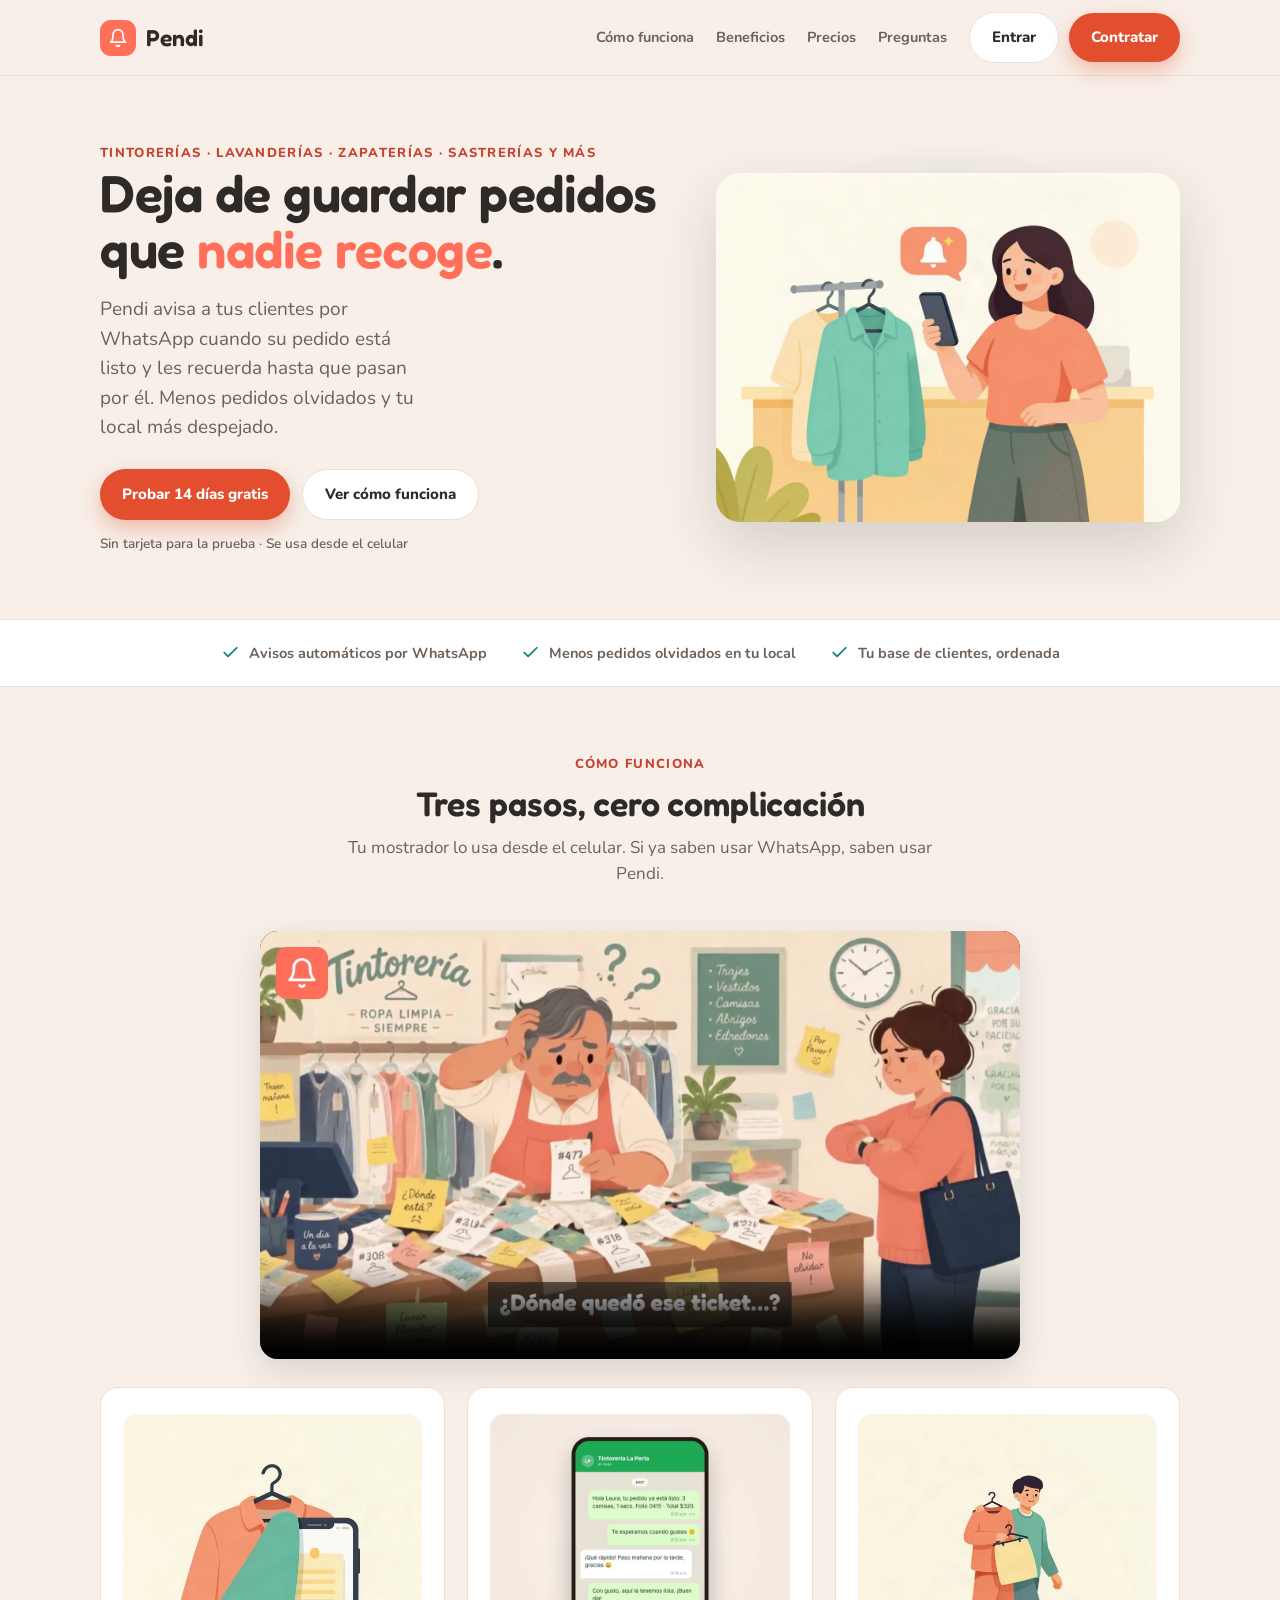
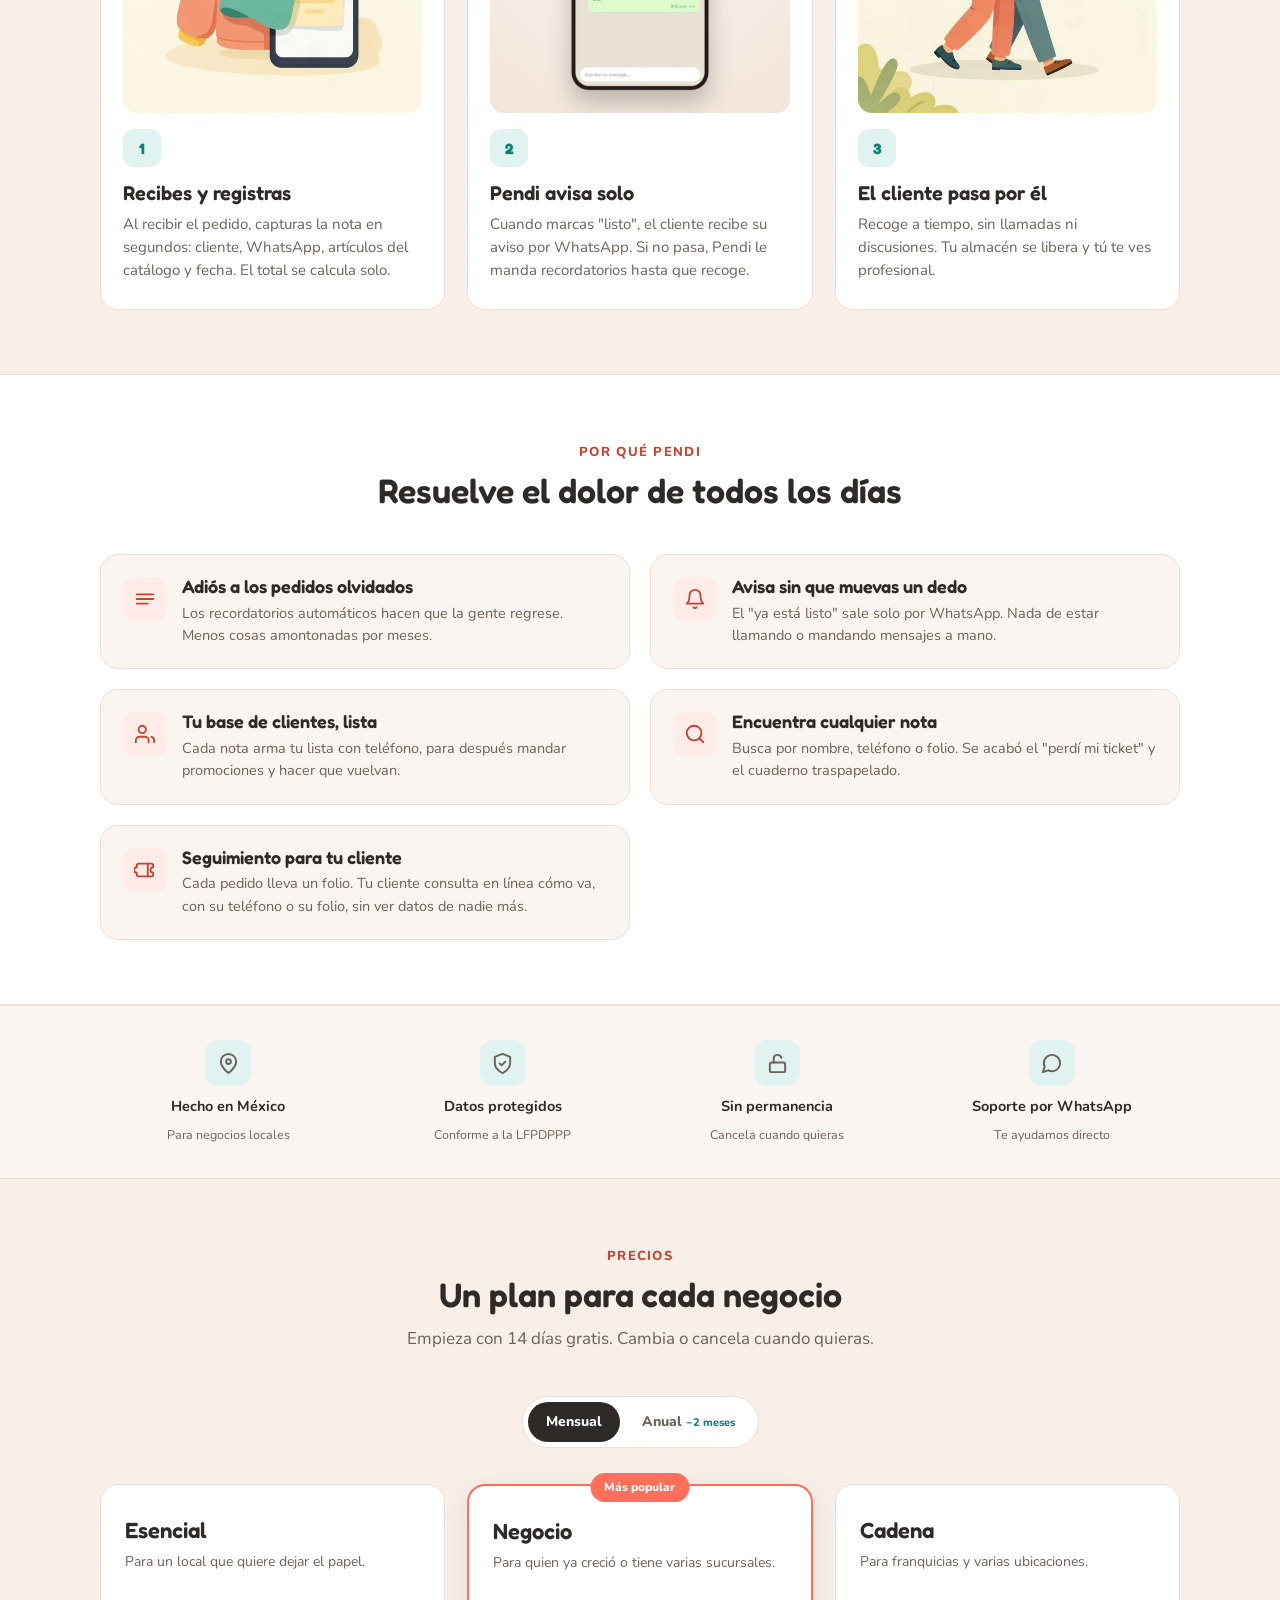
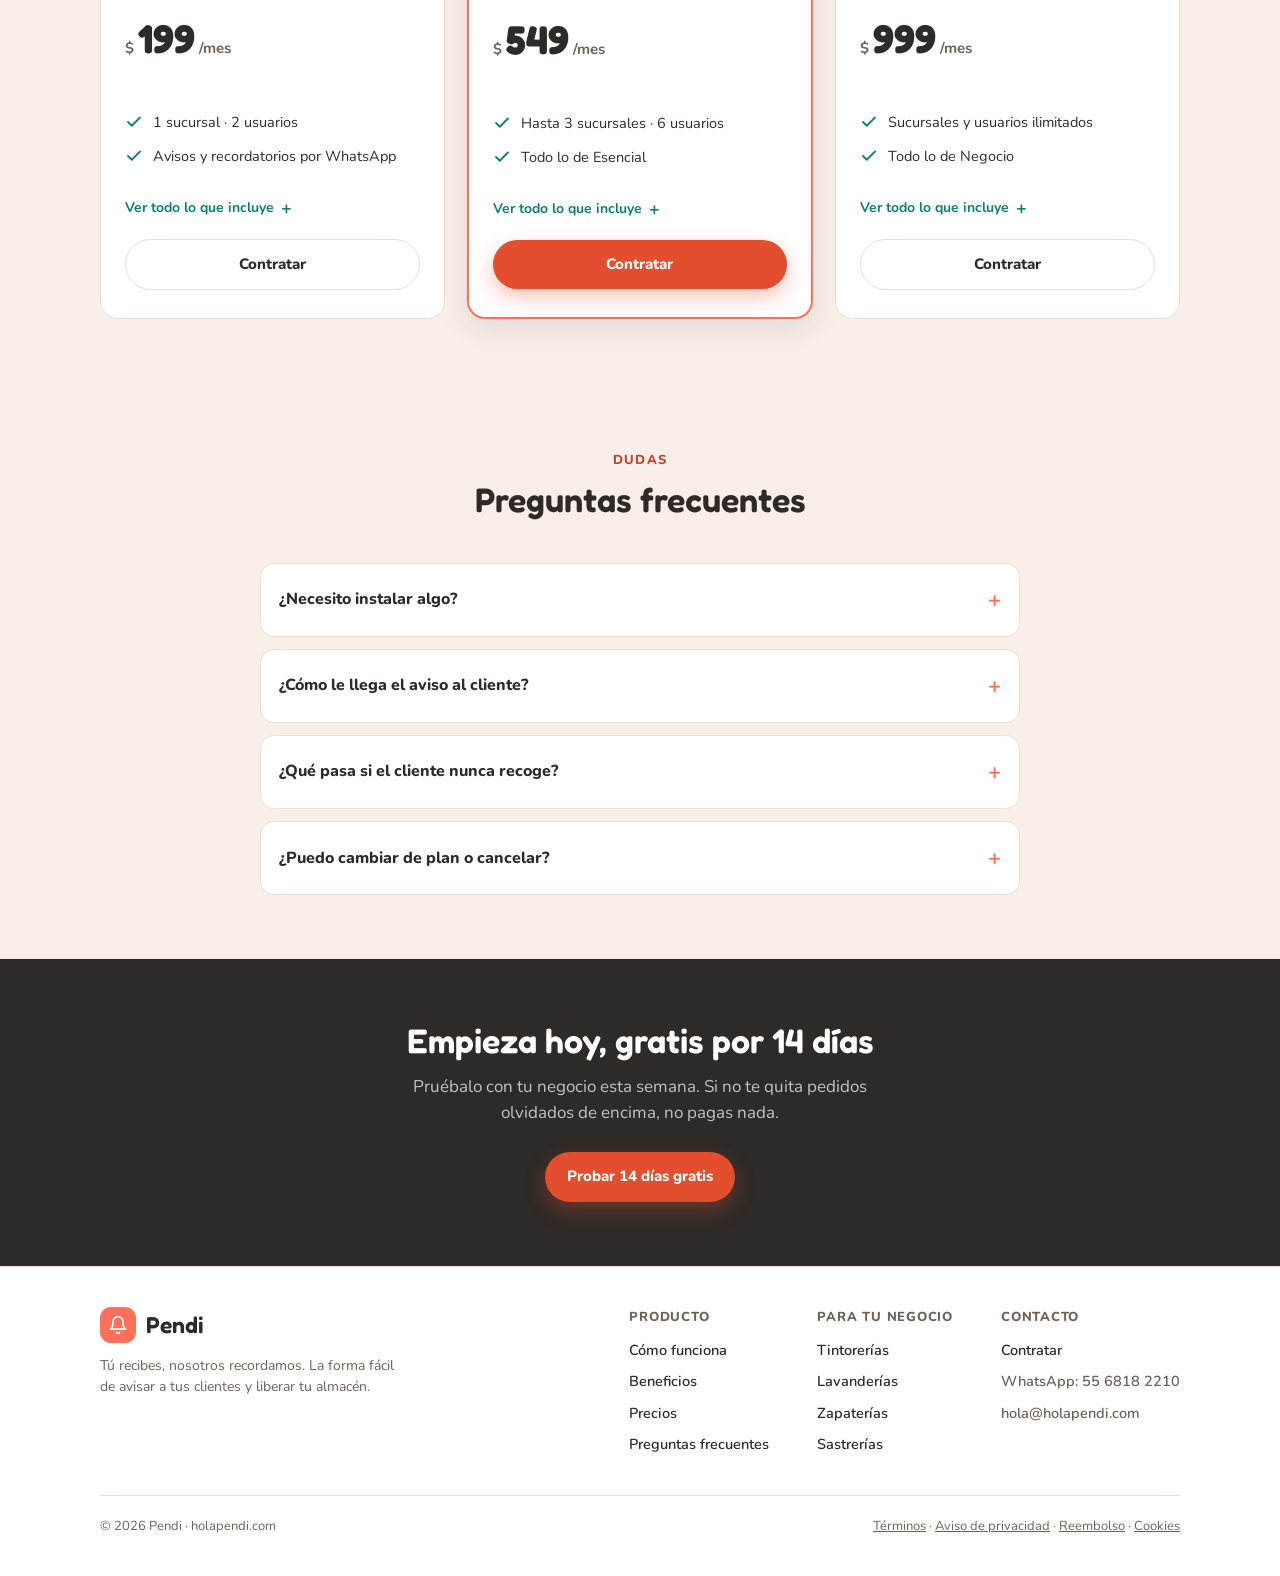
<file: index.html>
<!doctype html>
<html lang="es-MX">
<head>
<meta charset="utf-8">
<title>Pendi — Avisos por WhatsApp para tintorerías y lavanderías</title>
<meta name="viewport" content="width=device-width, initial-scale=1">
<meta name="description" content="Controla los servicios de tu tintorería, lavandería o zapatería sin notas de papel y da seguimiento a tus clientes por WhatsApp. Desde $199 MXN al mes.">
<link rel="icon" type="image/png" sizes="32x32" href="/2026-11-16-pendi-favicon-32.png">
<link rel="icon" type="image/png" sizes="512x512" href="/2026-11-16-pendi-icon-512.png">
<link rel="apple-touch-icon" sizes="180x180" href="/2026-11-16-pendi-apple-touch-icon.png">
<meta name="theme-color" content="#FF6F59">
<link rel="canonical" href="https://holapendi.com/">
<meta property="og:type" content="website">
<meta property="og:site_name" content="Pendi">
<meta property="og:title" content="Pendi — Deja de guardar pedidos que nadie recoge">
<meta property="og:description" content="Controla los servicios de tu tintorería, lavandería o zapatería sin notas de papel y da seguimiento a tus clientes por WhatsApp. Desde $199 MXN al mes.">
<meta property="og:url" content="https://holapendi.com/">
<meta property="og:image" content="https://holapendi.com/icon.png">
<meta property="og:locale" content="es_MX">
<meta name="twitter:card" content="summary">
<meta name="twitter:title" content="Pendi — Deja de guardar pedidos que nadie recoge">
<meta name="twitter:description" content="Controla los servicios de tu tintorería, lavandería o zapatería sin notas de papel y da seguimiento a tus clientes por WhatsApp. Desde $199 MXN al mes.">
<meta name="twitter:image" content="https://holapendi.com/icon.png">
<link rel="preconnect" href="https://fonts.googleapis.com">
<link rel="preconnect" href="https://fonts.gstatic.com" crossorigin>
<link rel="stylesheet" href="https://fonts.googleapis.com/css2?family=Fredoka:wght@500;600;700&family=Nunito:wght@400;600;700;800&display=swap">
<style>
  /* Layout: scrolling marketing landing; sticky nav; hero + cómo funciona + beneficios + precios + faq + contratación. */
  /* Brand Pendi: coral primary, menta accent, sol highlight, warm neutrals; Fredoka + Nunito. */
  :root {
    --bg: #F7EFE8;
    --surface: #FFFFFF;
    --surface-2: #FBF5F1;
    --ink: #2E2A27;
    --muted: #6E6158;
    --line: #EBDFD6;
    --primary: #FF6F59;
    --primary-ink: #C6442F;
    --primary-strong: #EC5234;
    --cta: #E24E2E;
    --cta-strong: #CB401F;
    --menta: #0C8073;
    --menta-soft: #E0F3F0;
    --sol: #FFC247;
    --wa: #1FA855;
    --wa-bubble: #D8FDD2;
    --wa-bubble-ink: #103623;
    --radius: 18px;
    --shadow-sm: 0 1px 2px rgba(46,42,39,.06);
    --shadow: 0 10px 30px rgba(46,42,39,.10);
    --shadow-lg: 0 24px 60px rgba(46,42,39,.16);
    color-scheme: light;
  }
  @media (prefers-color-scheme: dark) {
    :root[data-theme="dark"] {
      --bg: #17120F;
      --surface: #241C18;
      --surface-2: #1D1611;
      --ink: #F3EBE4;
      --muted: #B3A69C;
      --line: #382E27;
      --primary: #FF8470;
      --primary-ink: #FF9D8C;
      --primary-strong: #FF6F59;
      --cta: #E8613F;
      --cta-strong: #FF7A5E;
      --menta: #35C7B6;
      --menta-soft: #10332E;
      --sol: #F0B94A;
      --wa: #2CC265;
      --wa-bubble: #1C3A2A;
      --wa-bubble-ink: #D6F3DF;
      --shadow-sm: 0 1px 2px rgba(0,0,0,.4);
      --shadow: 0 10px 30px rgba(0,0,0,.4);
      --shadow-lg: 0 24px 60px rgba(0,0,0,.5);
      color-scheme: dark;
    }
  }
  :root[data-theme="dark"] {
    --bg: #17120F;
    --surface: #241C18;
    --surface-2: #1D1611;
    --ink: #F3EBE4;
    --muted: #B3A69C;
    --line: #382E27;
    --primary: #FF8470;
    --primary-ink: #FF9D8C;
    --primary-strong: #FF6F59;
    --cta: #E8613F;
    --cta-strong: #FF7A5E;
    --menta: #35C7B6;
    --menta-soft: #10332E;
    --sol: #F0B94A;
    --wa: #2CC265;
    --wa-bubble: #1C3A2A;
    --wa-bubble-ink: #D6F3DF;
    --shadow-sm: 0 1px 2px rgba(0,0,0,.4);
    --shadow: 0 10px 30px rgba(0,0,0,.4);
    --shadow-lg: 0 24px 60px rgba(0,0,0,.5);
    color-scheme: dark;
  }

  * { box-sizing: border-box; }
  html { scroll-behavior: smooth; }
  @media (prefers-reduced-motion: reduce) { html { scroll-behavior: auto; } * { transition: none !important; animation: none !important; } }
  body {
    margin: 0; background: var(--bg); color: var(--ink);
    font-family: "Nunito", system-ui, -apple-system, sans-serif;
    font-size: 16px; line-height: 1.55; -webkit-font-smoothing: antialiased;
  }
  h1, h2, h3 { font-family: "Fredoka", system-ui, sans-serif; font-weight: 600; line-height: 1.08; margin: 0; text-wrap: balance; }
  p { margin: 0; }
  a { color: inherit; }
  img { max-width: 100%; }

  .wrap { max-width: 1120px; margin: 0 auto; padding-left: max(20px, env(safe-area-inset-left, 0px)); padding-right: max(20px, env(safe-area-inset-right, 0px)); }

  .btn { display: inline-flex; align-items: center; justify-content: center; gap: 8px; font: inherit; font-weight: 800; font-size: 15px; cursor: pointer; border: 0; border-radius: 999px; padding: 13px 22px; text-decoration: none; transition: transform .12s, background .15s; }
  .btn:active { transform: translateY(1px); }
  .btn-primary { background: var(--cta); color: #fff; box-shadow: 0 8px 20px rgba(226,78,46,.34); }
  .btn-primary:hover { background: var(--cta-strong); }
  .btn-ghost { background: var(--surface); color: var(--ink); border: 1.5px solid var(--line); }
  .btn-ghost:hover { border-color: var(--primary); }
  .btn svg { width: 18px; height: 18px; }

  /* NAV */
  header.nav { position: sticky; top: env(safe-area-inset-top, 0px); z-index: 30; background: color-mix(in srgb, var(--bg) 88%, transparent); backdrop-filter: blur(10px); border-bottom: 1px solid var(--line); }
  body::before { content: ""; position: fixed; inset: 0 0 auto; height: env(safe-area-inset-top, 0px); background: var(--bg); z-index: 31; }
  .nav-inner { display: flex; align-items: center; gap: 16px; padding-block: 12px; }
  .brand { display: flex; align-items: center; gap: 10px; text-decoration: none; }
  .logo { width: 36px; height: 36px; border-radius: 11px; flex: none; display: grid; place-items: center; background: var(--primary); color: #fff; }
  .logo svg { width: 20px; height: 20px; }
  .brand .nm { font-family: "Fredoka", system-ui, sans-serif; font-weight: 600; font-size: 23px; color: var(--ink); }
  .nav-links { margin-left: auto; display: flex; align-items: center; gap: 22px; }
  .nav-links a.navlink { font-weight: 700; font-size: 14.5px; color: var(--muted); text-decoration: none; }
  .nav-links a.navlink:hover { color: var(--ink); }
  .nav-cta { display: flex; align-items: center; gap: 10px; }
  @media (max-width: 760px) { .nav-links .navlink { display: none; } }

  section { padding-block: 64px; }
  .eyebrow { font-weight: 800; font-size: 13px; letter-spacing: .1em; text-transform: uppercase; color: var(--primary-ink); }

  /* HERO */
  .hero-grid { display: grid; grid-template-columns: 1.1fr .9fr; gap: 48px; align-items: center; }
  .hero h1 { font-size: 52px; letter-spacing: -.5px; }
  .hero h1 .hl { color: var(--primary); }
  .hero p.lead { font-size: 19px; color: var(--muted); margin-top: 18px; max-width: 30ch; }
  .hero-cta { display: flex; flex-wrap: wrap; gap: 12px; margin-top: 26px; }
  .hero-note { margin-top: 14px; font-size: 13.5px; color: var(--muted); font-weight: 600; }
  @media (max-width: 820px) { .hero-grid { grid-template-columns: 1fr; gap: 36px; } .hero h1 { font-size: 40px; } .hero p.lead { max-width: none; } }

  /* Phone mockup */
  .phone { position: relative; justify-self: center; width: 268px; background: var(--ink); border-radius: 34px; padding: 11px; box-shadow: var(--shadow-lg); }
  .phone::before { content: ""; position: absolute; inset: -54px -34px; border-radius: 50%; z-index: -1; background: radial-gradient(60% 58% at 50% 42%, color-mix(in srgb, var(--menta) 24%, transparent), transparent 72%); }
  .phone::after { content: ""; position: absolute; width: 120px; height: 120px; right: -30px; bottom: -24px; border-radius: 50%; z-index: -1; background: radial-gradient(circle, color-mix(in srgb, var(--sol) 30%, transparent), transparent 70%); }
  .hero-art { position: relative; justify-self: center; width: 100%; max-width: 500px; }
  .hero-art img { width: 100%; height: auto; display: block; border-radius: 24px; box-shadow: var(--shadow-lg); }
  .hero-art::before { content: ""; position: absolute; inset: -42px -30px; border-radius: 50%; z-index: -1; background: radial-gradient(60% 58% at 50% 45%, color-mix(in srgb, var(--menta) 20%, transparent), transparent 72%); }
  .phone-screen { background: linear-gradient(180deg, var(--menta-soft), var(--surface)); border-radius: 24px; overflow: hidden; min-height: 440px; display: flex; flex-direction: column; }
  .pscreen-top { background: var(--wa); color: #fff; padding: 14px 14px 12px; display: flex; align-items: center; gap: 10px; }
  .pscreen-top .pav { width: 30px; height: 30px; border-radius: 50%; background: rgba(255,255,255,.25); display: grid; place-items: center; font-weight: 800; font-size: 12px; flex: none; }
  .pscreen-top .pnm { font-weight: 800; font-size: 14px; }
  .pscreen-top .pst { font-size: 10.5px; opacity: .85; }
  .pscreen-body { padding: 16px 13px; display: flex; flex-direction: column; gap: 10px; flex: 1; }
  .pbubble { align-self: flex-end; max-width: 92%; background: var(--wa-bubble); color: var(--wa-bubble-ink); padding: 10px 12px 8px; border-radius: 13px 13px 4px 13px; font-size: 13.5px; line-height: 1.42; box-shadow: var(--shadow-sm); }
  .pbubble .pt { display: block; font-size: 10px; text-align: right; opacity: .55; margin-top: 4px; }

  /* strip */
  .strip { background: var(--surface); border-block: 1px solid var(--line); }
  .strip .wrap { display: flex; flex-wrap: wrap; gap: 14px 34px; justify-content: center; padding-block: 22px; }
  .strip .item { display: flex; align-items: center; gap: 9px; font-weight: 700; font-size: 14.5px; color: var(--muted); }
  .strip .item svg { width: 19px; height: 19px; color: var(--menta); flex: none; }

  .trust { background: var(--surface-2); border-block: 1px solid var(--line); }
  .trust .wrap { display: grid; grid-template-columns: repeat(4, minmax(0, 1fr)); gap: 18px; padding-block: 34px; }
  .trust .t { display: flex; flex-direction: column; align-items: center; text-align: center; gap: 9px; }
  .trust .ic { width: 46px; height: 46px; border-radius: 13px; display: grid; place-items: center; background: var(--menta-soft); color: var(--menta); }
  .trust .ic svg { width: 23px; height: 23px; }
  .trust .t b { font-size: 14.5px; }
  .trust .t span { font-size: 12.5px; color: var(--muted); line-height: 1.35; }
  @media (max-width: 680px) { .trust .wrap { grid-template-columns: repeat(2, minmax(0, 1fr)); gap: 24px 14px; } }

  .sec-head { text-align: center; max-width: 620px; margin: 0 auto 44px; }
  .sec-head h2 { font-size: 34px; margin-top: 10px; }
  .sec-head p { color: var(--muted); font-size: 17px; margin-top: 12px; }

  /* steps */
  .steps { display: grid; grid-template-columns: repeat(3, minmax(0, 1fr)); gap: 22px; }
  .step { background: var(--surface); border: 1px solid var(--line); border-radius: var(--radius); padding: 26px 22px; }
  .step .num { font-family: "Fredoka", system-ui, sans-serif; font-weight: 700; font-size: 15px; width: 38px; height: 38px; border-radius: 11px; background: var(--menta-soft); color: var(--menta); display: grid; place-items: center; margin-bottom: 16px; }
  .step-img { width: 100%; height: auto; aspect-ratio: 1 / 1; object-fit: cover; border-radius: 14px; display: block; margin-bottom: 16px; background: var(--surface-2); }
  .step h3 { font-size: 20px; }
  .step p { color: var(--muted); font-size: 15px; margin-top: 8px; }
  @media (max-width: 760px) { .steps { grid-template-columns: 1fr; } }

  /* benefits */
  .benefits { background: var(--surface); border-block: 1px solid var(--line); }
  .bgrid { display: grid; grid-template-columns: repeat(2, minmax(0, 1fr)); gap: 20px; }
  .bcard { display: flex; gap: 15px; align-items: flex-start; padding: 22px; border: 1px solid var(--line); border-radius: var(--radius); background: var(--surface-2); }
  .bcard .ic { width: 44px; height: 44px; border-radius: 12px; flex: none; display: grid; place-items: center; background: color-mix(in srgb, var(--primary) 14%, var(--surface)); color: var(--primary-ink); }
  .bcard .ic svg { width: 22px; height: 22px; }
  .bcard h3 { font-size: 18px; }
  .bcard p { color: var(--muted); font-size: 14.5px; margin-top: 5px; }
  @media (max-width: 680px) { .bgrid { grid-template-columns: 1fr; } }

  /* pricing */
  .toggle { display: inline-flex; background: var(--surface); border: 1px solid var(--line); border-radius: 999px; padding: 5px; gap: 4px; margin: 0 auto; }
  .toggle button { font: inherit; font-weight: 800; font-size: 14px; cursor: pointer; border: 0; background: transparent; color: var(--muted); padding: 9px 18px; border-radius: 999px; }
  .toggle button[aria-pressed="true"] { background: var(--ink); color: var(--surface); }
  .toggle .save { color: var(--menta); font-size: 11px; font-weight: 800; }
  .toggle-wrap { display: flex; justify-content: center; margin-bottom: 36px; }

  .plans { display: grid; grid-template-columns: repeat(3, minmax(0, 1fr)); gap: 22px; align-items: start; }
  .plan { background: var(--surface); border: 1px solid var(--line); border-radius: var(--radius); padding: 28px 24px; display: flex; flex-direction: column; }
  .plan.pop { border: 2px solid var(--primary); box-shadow: var(--shadow); position: relative; }
  .plan .tag { position: absolute; top: -13px; left: 50%; transform: translateX(-50%); background: var(--primary); color: #fff; font-weight: 800; font-size: 12px; padding: 5px 14px; border-radius: 999px; white-space: nowrap; }
  .plan .pname { font-family: "Fredoka", system-ui, sans-serif; font-weight: 600; font-size: 22px; }
  .plan .pdesc { color: var(--muted); font-size: 14px; margin-top: 4px; min-height: 40px; }
  .plan .price { display: flex; align-items: baseline; gap: 4px; margin: 16px 0 4px; }
  .plan .price .amt { font-family: "Fredoka", system-ui, sans-serif; font-weight: 700; font-size: 40px; font-variant-numeric: tabular-nums; }
  .plan .price .per { color: var(--muted); font-weight: 700; font-size: 15px; }
  .plan .billed { font-size: 12.5px; color: var(--muted); font-weight: 600; min-height: 18px; }
  .plan ul { list-style: none; padding: 0; margin: 20px 0 24px; display: flex; flex-direction: column; gap: 11px; }
  .plan li { display: flex; gap: 10px; align-items: flex-start; font-size: 14.5px; }
  .plan li svg { width: 18px; height: 18px; color: var(--menta); flex: none; margin-top: 2px; }
  .plan .btn { width: 100%; margin-top: auto; }
  /* Hover microanimation (solo en dispositivos con mouse) */
  .plan { transition: transform .2s ease, box-shadow .2s ease, border-color .2s ease; }
  @media (hover: hover) {
    .plan:hover { transform: translateY(-6px); box-shadow: var(--shadow); border-color: var(--primary); }
  }
  /* Expandible "Ver todo lo que incluye" */
  .feat-more { display: grid; grid-template-rows: 0fr; transition: grid-template-rows .32s ease; }
  .feat-more > div { overflow: hidden; }
  .feat-more ul { margin-top: 0; }
  .plan.open .feat-more { grid-template-rows: 1fr; }
  .more-toggle { background: none; border: 0; padding: 4px 0 2px; margin: 2px 0 18px; font: inherit; font-size: 14px; font-weight: 700; color: var(--menta); cursor: pointer; display: inline-flex; align-items: center; gap: 7px; align-self: flex-start; }
  .more-toggle:hover { text-decoration: underline; }
  .more-toggle .chev { font-size: 18px; line-height: 1; transition: transform .25s ease; display: inline-block; }
  .plan.open .more-toggle .chev { transform: rotate(45deg); }
  @media (max-width: 860px) { .plans { grid-template-columns: 1fr; max-width: 420px; margin: 0 auto; } }

  /* faq */
  .faq { max-width: 760px; margin: 0 auto; display: flex; flex-direction: column; gap: 12px; }
  details { background: var(--surface); border: 1px solid var(--line); border-radius: 14px; padding: 4px 18px; }
  details summary { cursor: pointer; font-weight: 800; font-size: 16px; padding: 15px 0; list-style: none; display: flex; justify-content: space-between; align-items: center; gap: 12px; }
  details summary::-webkit-details-marker { display: none; }
  details summary .plus { color: var(--primary); font-size: 22px; font-weight: 700; transition: transform .2s; flex: none; }
  details[open] summary .plus { transform: rotate(45deg); }
  details p { color: var(--muted); font-size: 15px; padding: 0 0 16px; }

  /* cta band */
  .ctaband { background: var(--ink); color: #fff; }
  .ctaband .wrap { text-align: center; }
  .ctaband h2 { font-size: 34px; color: #fff; }
  .ctaband p { color: rgba(255,255,255,.72); font-size: 17px; margin: 14px auto 26px; max-width: 46ch; }

  /* footer */
  footer { background: var(--surface); border-top: 1px solid var(--line); padding-block: 40px; }
  .foot-grid { display: flex; flex-wrap: wrap; gap: 24px; justify-content: space-between; align-items: flex-start; }
  .foot-brand { max-width: 300px; }
  .foot-brand p { color: var(--muted); font-size: 14px; margin-top: 12px; }
  .foot-cols { display: flex; gap: 48px; flex-wrap: wrap; }
  .foot-col h4 { font-size: 13px; text-transform: uppercase; letter-spacing: .06em; color: var(--muted); margin: 0 0 12px; font-family: "Nunito", sans-serif; font-weight: 800; }
  .foot-col a { display: block; color: var(--ink); text-decoration: none; font-weight: 600; font-size: 14.5px; margin-bottom: 9px; }
  .foot-col a:hover { color: var(--primary-ink); }
  .foot-bottom { margin-top: 30px; padding-top: 20px; border-top: 1px solid var(--line); font-size: 13px; color: var(--muted); display: flex; flex-wrap: wrap; gap: 8px 18px; justify-content: space-between; }


  input:focus-visible, select:focus-visible, button:focus-visible, a:focus-visible, summary:focus-visible { outline: 2px solid var(--primary); outline-offset: 2px; }
</style>
<script type="application/ld+json">
{
 "@context": "https://schema.org",
 "@graph": [
  {
   "@type": "Organization",
   "@id": "https://holapendi.com/#org",
   "name": "Pendi",
   "url": "https://holapendi.com/",
   "logo": "https://holapendi.com/2026-11-16-pendi-icon-512.png",
   "email": "hola@holapendi.com",
   "telephone": "+52 55 6818 2210",
   "areaServed": "MX"
  },
  {
   "@type": "WebSite",
   "@id": "https://holapendi.com/#web",
   "url": "https://holapendi.com/",
   "name": "Pendi",
   "inLanguage": "es-MX",
   "publisher": {
    "@id": "https://holapendi.com/#org"
   }
  },
  {
   "@type": "SoftwareApplication",
   "name": "Pendi",
   "description": "Notas de servicio digitales y avisos por WhatsApp cuando el pedido está listo, para tintorerías, lavanderías, zapaterías y sastrerías.",
   "applicationCategory": "BusinessApplication",
   "operatingSystem": "Web, Android, iOS",
   "url": "https://holapendi.com/",
   "inLanguage": "es-MX",
   "publisher": {
    "@id": "https://holapendi.com/#org"
   },
   "offers": [
    {
     "@type": "Offer",
     "name": "Esencial",
     "price": 199,
     "priceCurrency": "MXN",
     "priceSpecification": {
      "@type": "UnitPriceSpecification",
      "price": 199,
      "priceCurrency": "MXN",
      "unitText": "MES"
     },
     "url": "https://holapendi.com/#precios"
    },
    {
     "@type": "Offer",
     "name": "Negocio",
     "price": 549,
     "priceCurrency": "MXN",
     "priceSpecification": {
      "@type": "UnitPriceSpecification",
      "price": 549,
      "priceCurrency": "MXN",
      "unitText": "MES"
     },
     "url": "https://holapendi.com/#precios"
    },
    {
     "@type": "Offer",
     "name": "Cadena",
     "price": 999,
     "priceCurrency": "MXN",
     "priceSpecification": {
      "@type": "UnitPriceSpecification",
      "price": 999,
      "priceCurrency": "MXN",
      "unitText": "MES"
     },
     "url": "https://holapendi.com/#precios"
    }
   ]
  }
 ]
}
</script>
</head>
<body>

<header class="nav">
  <div class="wrap nav-inner">
    <a class="brand" href="#top">
      <span class="logo" aria-hidden="true"><svg viewBox="0 0 24 24" fill="none" stroke="currentColor" stroke-width="2" stroke-linecap="round" stroke-linejoin="round"><path d="M18 8a6 6 0 0 0-12 0c0 7-3 9-3 9h18s-3-2-3-9"/><path d="M13.7 21a2 2 0 0 1-3.4 0"/></svg></span>
      <span class="nm">Pendi</span>
    </a>
    <nav class="nav-links">
      <a class="navlink" href="#como">Cómo funciona</a>
      <a class="navlink" href="#beneficios">Beneficios</a>
      <a class="navlink" href="/precios/">Precios</a>
      <a class="navlink" href="/preguntas-frecuentes/">Preguntas</a>
      <div class="nav-cta">
        <a class="btn btn-ghost" href="/instalar.html">Entrar</a>
        <a class="btn btn-primary" href="https://app.holapendi.com/?modo=crear&amp;plan=negocio" data-plan="negocio">Contratar</a>
      </div>
    </nav>
  </div>
</header>

<main id="top">
  <!-- HERO -->
  <section class="hero">
    <div class="wrap hero-grid">
      <div>
        <span class="eyebrow">Tintorerías · lavanderías · zapaterías · sastrerías y más</span>
        <h1>Deja de guardar pedidos que <span class="hl">nadie recoge</span>.</h1>
        <p class="lead">Pendi avisa a tus clientes por WhatsApp cuando su pedido está listo y les recuerda hasta que pasan por él. Menos pedidos olvidados y tu local más despejado.</p>
        <div class="hero-cta">
          <a class="btn btn-primary" href="https://app.holapendi.com/?modo=crear&amp;plan=negocio" data-plan="negocio">Probar 14 días gratis</a>
          <a class="btn btn-ghost" href="#como">Ver cómo funciona</a>
        </div>
        <p class="hero-note">Sin tarjeta para la prueba · Se usa desde el celular</p>
      </div>
      <div class="hero-art">
        <img src="/2026-11-16-pendi-hero-aviso-whatsapp.webp" alt="Una clienta recibe en su celular el aviso de Pendi de que su pedido ya está listo" width="1100" height="825" fetchpriority="high" decoding="async">
      </div>
    </div>
  </section>

  <!-- STRIP -->
  <div class="strip">
    <div class="wrap">
      <div class="item"><svg viewBox="0 0 24 24" fill="none" stroke="currentColor" stroke-width="2.2" stroke-linecap="round" stroke-linejoin="round"><path d="M20 6 9 17l-5-5"/></svg>Avisos automáticos por WhatsApp</div>
      <div class="item"><svg viewBox="0 0 24 24" fill="none" stroke="currentColor" stroke-width="2.2" stroke-linecap="round" stroke-linejoin="round"><path d="M20 6 9 17l-5-5"/></svg>Menos pedidos olvidados en tu local</div>
      <div class="item"><svg viewBox="0 0 24 24" fill="none" stroke="currentColor" stroke-width="2.2" stroke-linecap="round" stroke-linejoin="round"><path d="M20 6 9 17l-5-5"/></svg>Tu base de clientes, ordenada</div>
    </div>
  </div>

  <!-- COMO FUNCIONA -->
  <section id="como">
    <div class="wrap">
      <div class="sec-head">
        <span class="eyebrow">Cómo funciona</span>
        <h2>Tres pasos, cero complicación</h2>
        <p>Tu mostrador lo usa desde el celular. Si ya saben usar WhatsApp, saben usar Pendi.</p>
      </div>
      <div class="como-video" style="max-width:760px;margin:0 auto 28px;border-radius:18px;overflow:hidden;box-shadow:0 12px 34px rgba(46,42,39,.14);background:#000;aspect-ratio:16/9">
        <video style="width:100%;height:100%;display:block" controls preload="metadata" playsinline poster="2026-10-30-pendi-video-DonMemo-horizontal-FINAL.jpg">
          <source src="2026-10-30-pendi-video-DonMemo-horizontal-FINAL.mp4" type="video/mp4">
          Tu navegador no reproduce el video. <a href="2026-10-30-pendi-video-DonMemo-horizontal-FINAL.mp4">Descárgalo aquí</a>.
        </video>
      </div>
      <div class="steps">
        <div class="step"><img class="step-img" src="/2026-11-16-pendi-paso-1-recibes-y-registras.webp" alt="Ilustración: Recibes y registras" width="580" height="580" loading="lazy" decoding="async"><div class="num">1</div><h3>Recibes y registras</h3><p>Al recibir el pedido, capturas la nota en segundos: cliente, WhatsApp, artículos del catálogo y fecha. El total se calcula solo.</p></div>
        <div class="step"><img class="step-img" src="/2026-11-16-pendi-paso-2-pendi-avisa.webp" alt="Ilustración: Pendi avisa solo" width="760" height="760" loading="lazy" decoding="async"><div class="num">2</div><h3>Pendi avisa solo</h3><p>Cuando marcas "listo", el cliente recibe su aviso por WhatsApp. Si no pasa, Pendi le manda recordatorios hasta que recoge.</p></div>
        <div class="step"><img class="step-img" src="/2026-11-16-pendi-paso-3-cliente-recoge.webp" alt="Ilustración: El cliente pasa por él" width="580" height="580" loading="lazy" decoding="async"><div class="num">3</div><h3>El cliente pasa por él</h3><p>Recoge a tiempo, sin llamadas ni discusiones. Tu almacén se libera y tú te ves profesional.</p></div>
      </div>
    </div>
  </section>

  <!-- BENEFICIOS -->
  <section id="beneficios" class="benefits">
    <div class="wrap">
      <div class="sec-head">
        <span class="eyebrow">Por qué Pendi</span>
        <h2>Resuelve el dolor de todos los días</h2>
      </div>
      <div class="bgrid">
        <div class="bcard"><span class="ic"><svg viewBox="0 0 24 24" fill="none" stroke="currentColor" stroke-width="2" stroke-linecap="round" stroke-linejoin="round"><path d="M3 7h18M3 12h18M3 17h12"/></svg></span><div><h3>Adiós a los pedidos olvidados</h3><p>Los recordatorios automáticos hacen que la gente regrese. Menos cosas amontonadas por meses.</p></div></div>
        <div class="bcard"><span class="ic"><svg viewBox="0 0 24 24" fill="none" stroke="currentColor" stroke-width="2" stroke-linecap="round" stroke-linejoin="round"><path d="M18 8a6 6 0 0 0-12 0c0 7-3 9-3 9h18s-3-2-3-9"/><path d="M13.7 21a2 2 0 0 1-3.4 0"/></svg></span><div><h3>Avisa sin que muevas un dedo</h3><p>El "ya está listo" sale solo por WhatsApp. Nada de estar llamando o mandando mensajes a mano.</p></div></div>
        <div class="bcard"><span class="ic"><svg viewBox="0 0 24 24" fill="none" stroke="currentColor" stroke-width="2" stroke-linecap="round" stroke-linejoin="round"><path d="M16 21v-2a4 4 0 0 0-4-4H6a4 4 0 0 0-4 4v2"/><circle cx="9" cy="7" r="4"/><path d="M22 21v-2a4 4 0 0 0-3-3.87"/></svg></span><div><h3>Tu base de clientes, lista</h3><p>Cada nota arma tu lista con teléfono, para después mandar promociones y hacer que vuelvan.</p></div></div>
        <div class="bcard"><span class="ic"><svg viewBox="0 0 24 24" fill="none" stroke="currentColor" stroke-width="2" stroke-linecap="round" stroke-linejoin="round"><circle cx="11" cy="11" r="8"/><path d="m21 21-4.3-4.3"/></svg></span><div><h3>Encuentra cualquier nota</h3><p>Busca por nombre, teléfono o folio. Se acabó el "perdí mi ticket" y el cuaderno traspapelado.</p></div></div>
        <div class="bcard"><span class="ic"><svg viewBox="0 0 24 24" fill="none" stroke="currentColor" stroke-width="2" stroke-linecap="round" stroke-linejoin="round"><path d="M3 9a3 3 0 0 0 0 6v2a2 2 0 0 0 2 2h14a2 2 0 0 0 2-2v-2a3 3 0 0 1 0-6V7a2 2 0 0 0-2-2H5a2 2 0 0 0-2 2z"/><path d="M15 5v14"/></svg></span><div><h3>Seguimiento para tu cliente</h3><p>Cada pedido lleva un folio. Tu cliente consulta en línea cómo va, con su teléfono o su folio, sin ver datos de nadie más.</p></div></div>
      </div>
    </div>
  </section>

  <!-- TRUST -->
  <div class="trust">
    <div class="wrap">
      <div class="t"><span class="ic" aria-hidden="true"><svg viewBox="0 0 24 24" fill="none" stroke="currentColor" stroke-width="2" stroke-linecap="round" stroke-linejoin="round"><path d="M20 10c0 6-8 12-8 12s-8-6-8-12a8 8 0 0 1 16 0Z"/><circle cx="12" cy="10" r="2.5"/></svg></span><b>Hecho en México</b><span>Para negocios locales</span></div>
      <div class="t"><span class="ic" aria-hidden="true"><svg viewBox="0 0 24 24" fill="none" stroke="currentColor" stroke-width="2" stroke-linecap="round" stroke-linejoin="round"><path d="M12 22s8-4 8-10V5l-8-3-8 3v7c0 6 8 10 8 10Z"/><path d="m9 12 2 2 4-4"/></svg></span><b>Datos protegidos</b><span>Conforme a la LFPDPPP</span></div>
      <div class="t"><span class="ic" aria-hidden="true"><svg viewBox="0 0 24 24" fill="none" stroke="currentColor" stroke-width="2" stroke-linecap="round" stroke-linejoin="round"><rect x="4" y="11" width="16" height="10" rx="2"/><path d="M8 11V7a4 4 0 0 1 7.9-.9"/></svg></span><b>Sin permanencia</b><span>Cancela cuando quieras</span></div>
      <div class="t"><span class="ic" aria-hidden="true"><svg viewBox="0 0 24 24" fill="none" stroke="currentColor" stroke-width="2" stroke-linecap="round" stroke-linejoin="round"><path d="M21 11.5a8.5 8.5 0 0 1-12.3 7.6L3 21l1.9-5.7A8.5 8.5 0 1 1 21 11.5Z"/></svg></span><b>Soporte por WhatsApp</b><span>Te ayudamos directo</span></div>
    </div>
  </div>

  <!-- PRECIOS -->
  <section id="precios">
    <div class="wrap">
      <div class="sec-head">
        <span class="eyebrow">Precios</span>
        <h2>Un plan para cada negocio</h2>
        <p>Empieza con 14 días gratis. Cambia o cancela cuando quieras.</p>
      </div>
      <div class="toggle-wrap">
        <div class="toggle" role="group" aria-label="Ciclo de cobro">
          <button id="t-mes" aria-pressed="true" data-cycle="mensual">Mensual</button>
          <button id="t-anual" aria-pressed="false" data-cycle="anual">Anual <span class="save">−2 meses</span></button>
        </div>
      </div>
      <div class="plans">
        <div class="plan">
          <div class="pname">Esencial</div>
          <div class="pdesc">Para un local que quiere dejar el papel.</div>
          <div class="price"><span class="per">$</span><span class="amt" data-m="199" data-a="166">199</span><span class="per">/mes</span></div>
          <div class="billed" data-billed="esencial"></div>
          <ul>
            <li><svg viewBox="0 0 24 24" fill="none" stroke="currentColor" stroke-width="2.4" stroke-linecap="round" stroke-linejoin="round"><path d="M20 6 9 17l-5-5"/></svg>1 sucursal · 2 usuarios</li>
            <li><svg viewBox="0 0 24 24" fill="none" stroke="currentColor" stroke-width="2.4" stroke-linecap="round" stroke-linejoin="round"><path d="M20 6 9 17l-5-5"/></svg>Avisos y recordatorios por WhatsApp</li>
          </ul>
          <div class="feat-more"><div>
            <ul>
              <li><svg viewBox="0 0 24 24" fill="none" stroke="currentColor" stroke-width="2.4" stroke-linecap="round" stroke-linejoin="round"><path d="M20 6 9 17l-5-5"/></svg>Catálogo por tintorería, lavandería y planchaduría</li>
              <li><svg viewBox="0 0 24 24" fill="none" stroke="currentColor" stroke-width="2.4" stroke-linecap="round" stroke-linejoin="round"><path d="M20 6 9 17l-5-5"/></svg>Vista de cliente con folio y total</li>
              <li><svg viewBox="0 0 24 24" fill="none" stroke="currentColor" stroke-width="2.4" stroke-linecap="round" stroke-linejoin="round"><path d="M20 6 9 17l-5-5"/></svg>Estados del pedido: recibido, listo y entregado</li>
              <li><svg viewBox="0 0 24 24" fill="none" stroke="currentColor" stroke-width="2.4" stroke-linecap="round" stroke-linejoin="round"><path d="M20 6 9 17l-5-5"/></svg>Envío real por WhatsApp con un toque</li>
            </ul>
          </div></div>
          <button class="more-toggle" type="button" aria-expanded="false">Ver todo lo que incluye <span class="chev" aria-hidden="true">+</span></button>
          <a class="btn btn-ghost" href="https://app.holapendi.com/?modo=crear&amp;plan=esencial" data-plan="esencial">Contratar</a>
        </div>
        <div class="plan pop">
          <span class="tag">Más popular</span>
          <div class="pname">Negocio</div>
          <div class="pdesc">Para quien ya creció o tiene varias sucursales.</div>
          <div class="price"><span class="per">$</span><span class="amt" data-m="549" data-a="458">549</span><span class="per">/mes</span></div>
          <div class="billed" data-billed="negocio"></div>
          <ul>
            <li><svg viewBox="0 0 24 24" fill="none" stroke="currentColor" stroke-width="2.4" stroke-linecap="round" stroke-linejoin="round"><path d="M20 6 9 17l-5-5"/></svg>Hasta 3 sucursales · 6 usuarios</li>
            <li><svg viewBox="0 0 24 24" fill="none" stroke="currentColor" stroke-width="2.4" stroke-linecap="round" stroke-linejoin="round"><path d="M20 6 9 17l-5-5"/></svg>Todo lo de Esencial</li>
          </ul>
          <div class="feat-more"><div>
            <ul>
              <li><svg viewBox="0 0 24 24" fill="none" stroke="currentColor" stroke-width="2.4" stroke-linecap="round" stroke-linejoin="round"><path d="M20 6 9 17l-5-5"/></svg>Promociones a tu base de clientes</li>
              <li><svg viewBox="0 0 24 24" fill="none" stroke="currentColor" stroke-width="2.4" stroke-linecap="round" stroke-linejoin="round"><path d="M20 6 9 17l-5-5"/></svg>Reportes de pedidos y recuperación</li>
              <li><svg viewBox="0 0 24 24" fill="none" stroke="currentColor" stroke-width="2.4" stroke-linecap="round" stroke-linejoin="round"><path d="M20 6 9 17l-5-5"/></svg>Panel y control por sucursal</li>
              <li><svg viewBox="0 0 24 24" fill="none" stroke="currentColor" stroke-width="2.4" stroke-linecap="round" stroke-linejoin="round"><path d="M20 6 9 17l-5-5"/></svg>Recordatorios automáticos escalonados</li>
            </ul>
          </div></div>
          <button class="more-toggle" type="button" aria-expanded="false">Ver todo lo que incluye <span class="chev" aria-hidden="true">+</span></button>
          <a class="btn btn-primary" href="https://app.holapendi.com/?modo=crear&amp;plan=negocio" data-plan="negocio">Contratar</a>
        </div>
        <div class="plan">
          <div class="pname">Cadena</div>
          <div class="pdesc">Para franquicias y varias ubicaciones.</div>
          <div class="price"><span class="per">$</span><span class="amt" data-m="999" data-a="833">999</span><span class="per">/mes</span></div>
          <div class="billed" data-billed="cadena"></div>
          <ul>
            <li><svg viewBox="0 0 24 24" fill="none" stroke="currentColor" stroke-width="2.4" stroke-linecap="round" stroke-linejoin="round"><path d="M20 6 9 17l-5-5"/></svg>Sucursales y usuarios ilimitados</li>
            <li><svg viewBox="0 0 24 24" fill="none" stroke="currentColor" stroke-width="2.4" stroke-linecap="round" stroke-linejoin="round"><path d="M20 6 9 17l-5-5"/></svg>Todo lo de Negocio</li>
          </ul>
          <div class="feat-more"><div>
            <ul>
              <li><svg viewBox="0 0 24 24" fill="none" stroke="currentColor" stroke-width="2.4" stroke-linecap="round" stroke-linejoin="round"><path d="M20 6 9 17l-5-5"/></svg>Reportes avanzados y exportables</li>
              <li><svg viewBox="0 0 24 24" fill="none" stroke="currentColor" stroke-width="2.4" stroke-linecap="round" stroke-linejoin="round"><path d="M20 6 9 17l-5-5"/></svg>Soporte prioritario</li>
              <li><svg viewBox="0 0 24 24" fill="none" stroke="currentColor" stroke-width="2.4" stroke-linecap="round" stroke-linejoin="round"><path d="M20 6 9 17l-5-5"/></svg>Onboarding y capacitación del equipo</li>
              <li><svg viewBox="0 0 24 24" fill="none" stroke="currentColor" stroke-width="2.4" stroke-linecap="round" stroke-linejoin="round"><path d="M20 6 9 17l-5-5"/></svg>Roles y permisos por usuario</li>
            </ul>
          </div></div>
          <button class="more-toggle" type="button" aria-expanded="false">Ver todo lo que incluye <span class="chev" aria-hidden="true">+</span></button>
          <a class="btn btn-ghost" href="https://app.holapendi.com/?modo=crear&amp;plan=cadena" data-plan="cadena">Contratar</a>
        </div>
      </div>
    </div>
  </section>

  <!-- FAQ -->
  <section id="preguntas">
    <div class="wrap">
      <div class="sec-head"><span class="eyebrow">Dudas</span><h2>Preguntas frecuentes</h2></div>
      <div class="faq">
        <details><summary>¿Necesito instalar algo?<span class="plus">+</span></summary><p>No. Pendi se abre desde el navegador del celular y se puede dejar como ícono en la pantalla de inicio. El empleado del mostrador lo usa como una app normal.</p></details>
        <details><summary>¿Cómo le llega el aviso al cliente?<span class="plus">+</span></summary><p>Por WhatsApp, a nombre de tu negocio. Tú solo marcas la nota como "listo" y Pendi se encarga del mensaje y de los recordatorios.</p></details>
        <details><summary>¿Qué pasa si el cliente nunca recoge?<span class="plus">+</span></summary><p>Pendi le manda recordatorios espaciados y, cerca de los 6 meses, un aviso formal. Todo queda registrado como respaldo para tu negocio.</p></details>
        <details><summary>¿Puedo cambiar de plan o cancelar?<span class="plus">+</span></summary><p>Cuando quieras. Subes de plan y aplica al instante; si bajas o cancelas, aplica en tu siguiente periodo. Sin ataduras.</p></details>
      </div>
    </div>
  </section>

  <!-- CTA BAND -->
  <section class="ctaband">
    <div class="wrap">
      <h2>Empieza hoy, gratis por 14 días</h2>
      <p>Pruébalo con tu negocio esta semana. Si no te quita pedidos olvidados de encima, no pagas nada.</p>
      <a class="btn btn-primary" href="https://app.holapendi.com/?modo=crear&amp;plan=negocio" data-plan="negocio">Probar 14 días gratis</a>
    </div>
  </section>
</main>

<footer>
  <div class="wrap">
    <div class="foot-grid">
      <div class="foot-brand">
        <a class="brand" href="#top"><span class="logo" aria-hidden="true"><svg viewBox="0 0 24 24" fill="none" stroke="currentColor" stroke-width="2" stroke-linecap="round" stroke-linejoin="round"><path d="M18 8a6 6 0 0 0-12 0c0 7-3 9-3 9h18s-3-2-3-9"/><path d="M13.7 21a2 2 0 0 1-3.4 0"/></svg></span><span class="nm">Pendi</span></a>
        <p>Tú recibes, nosotros recordamos. La forma fácil de avisar a tus clientes y liberar tu almacén.</p>
      </div>
      <div class="foot-cols">
        <div class="foot-col">
          <h4>Producto</h4>
          <a href="#como">Cómo funciona</a>
          <a href="#beneficios">Beneficios</a>
          <a href="/precios/">Precios</a>
          <a href="/preguntas-frecuentes/">Preguntas frecuentes</a>
        </div>
        <div class="foot-col">
          <h4>Para tu negocio</h4>
          <a href="/tintorerias/">Tintorerías</a>
          <a href="/lavanderias/">Lavanderías</a>
          <a href="/zapaterias/">Zapaterías</a>
          <a href="/sastrerias/">Sastrerías</a>
        </div>
        <div class="foot-col">
          <h4>Contacto</h4>
          <a href="#precios">Contratar</a>
          <a href="https://wa.me/525568182210" style="display:block;color:var(--muted);font-weight:600;font-size:14.5px;margin-bottom:9px">WhatsApp: 55 6818 2210</a>
          <span style="display:block;color:var(--muted);font-weight:600;font-size:14.5px">hola@holapendi.com</span>
        </div>
      </div>
    </div>
    <div class="foot-bottom">
      <span>© 2026 Pendi · holapendi.com</span>
      <span><a href="/terminos.html">Términos</a> · <a href="/privacidad.html">Aviso de privacidad</a> · <a href="/reembolso.html">Reembolso</a> · <a href="/cookies.html">Cookies</a></span>
    </div>
  </div>
</footer>

<script>
(function () {
  "use strict";
  var $ = function (s, r) { return (r || document).querySelector(s); };
  var APP = "https://app.holapendi.com/?modo=crear";

  // Precios: mensual / anual. Los botones de contratar llevan el plan y el ciclo a la app.
  var cycle = "mensual";
  function setCycle(c) {
    cycle = c;
    $("#t-mes").setAttribute("aria-pressed", c === "mensual");
    $("#t-anual").setAttribute("aria-pressed", c === "anual");
    [].forEach.call(document.querySelectorAll(".plan .amt"), function (el) {
      el.textContent = c === "anual" ? el.dataset.a : el.dataset.m;
    });
    var annualTotals = { esencial: "1,990", negocio: "5,490", cadena: "9,990" };
    [].forEach.call(document.querySelectorAll("[data-billed]"), function (el) {
      el.textContent = c === "anual" ? ("Facturado $" + annualTotals[el.dataset.billed] + " al año") : "";
    });
    [].forEach.call(document.querySelectorAll("a[data-plan]"), function (el) {
      el.href = APP + "&plan=" + el.dataset.plan + (c === "anual" ? "&ciclo=anual" : "");
    });
  }
  setCycle("mensual");

  document.addEventListener("click", function (e) {
    var t = e.target.closest("[data-cycle],.more-toggle");
    if (!t) return;
    if (t.classList.contains("more-toggle")) {
      var planCard = t.closest(".plan");
      var open = planCard.classList.toggle("open");
      t.setAttribute("aria-expanded", open ? "true" : "false");
      t.firstChild.nodeValue = open ? "Ver menos " : "Ver todo lo que incluye ";
      return;
    }
    if (t.hasAttribute("data-cycle")) { setCycle(t.getAttribute("data-cycle")); }
  });
})();
</script>
</body>
</html>
</file>
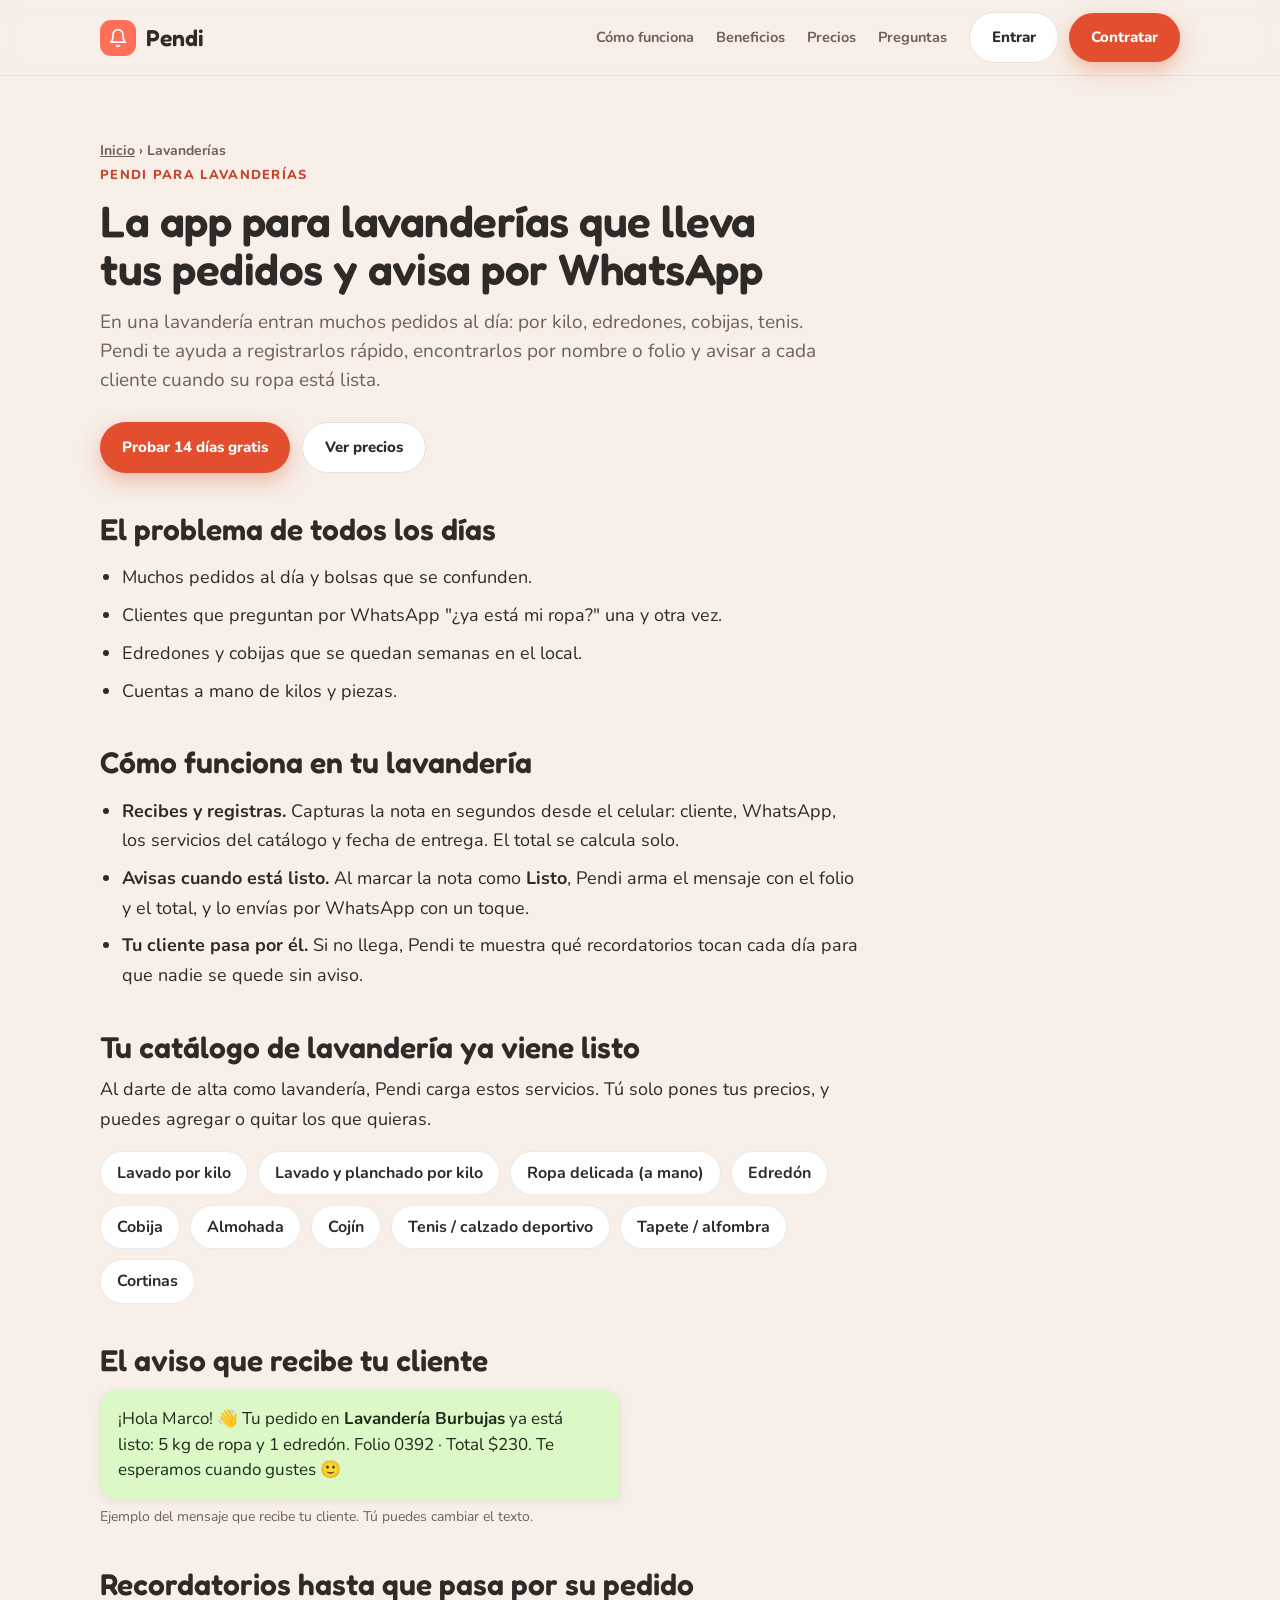
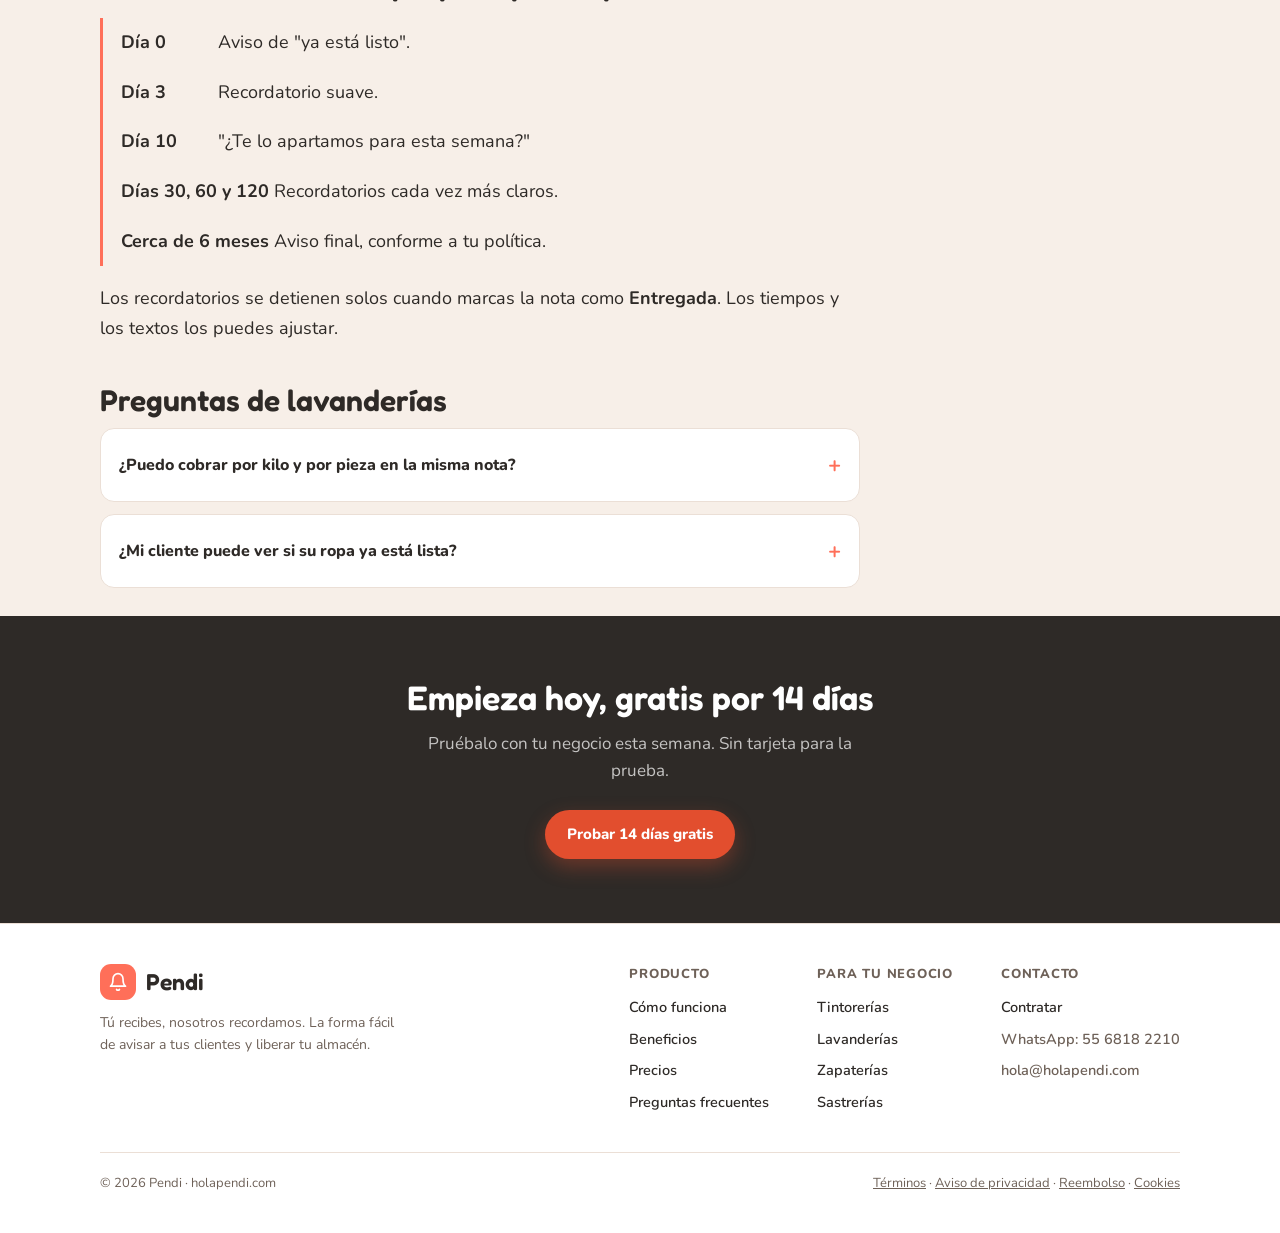
<file: lavanderias/index.html>
<!doctype html>
<html lang="es-MX">
<head>
<meta charset="utf-8">
<title>App para lavanderías: notas y avisos por WhatsApp | Pendi</title>
<meta name="viewport" content="width=device-width, initial-scale=1">
<meta name="description" content="Controla los pedidos de tu lavandería por kilo o por pieza, sin notas de papel, y avisa por WhatsApp cuando están listos. Desde $199 MXN al mes.">
<link rel="canonical" href="https://holapendi.com/lavanderias/">
<meta property="og:type" content="website">
<meta property="og:site_name" content="Pendi">
<meta property="og:locale" content="es_MX">
<meta property="og:url" content="https://holapendi.com/lavanderias/">
<meta property="og:title" content="App para lavanderías: notas y avisos por WhatsApp | Pendi">
<meta property="og:description" content="Controla los pedidos de tu lavandería por kilo o por pieza, sin notas de papel, y avisa por WhatsApp cuando están listos. Desde $199 MXN al mes.">
<meta property="og:image" content="https://holapendi.com/icon.png">
<meta name="twitter:card" content="summary">
<meta name="theme-color" content="#FF6F59">
<link rel="icon" type="image/png" sizes="32x32" href="/2026-11-16-pendi-favicon-32.png">
<link rel="icon" type="image/png" sizes="512x512" href="/2026-11-16-pendi-icon-512.png">
<link rel="apple-touch-icon" sizes="180x180" href="/2026-11-16-pendi-apple-touch-icon.png">
<link rel="preconnect" href="https://fonts.googleapis.com">
<link rel="preconnect" href="https://fonts.gstatic.com" crossorigin>
<link rel="stylesheet" href="https://fonts.googleapis.com/css2?family=Fredoka:wght@500;600;700&family=Nunito:wght@400;600;700;800&display=swap">
<link rel="stylesheet" href="/2026-11-17-pendi-estilos.css">
<script type="application/ld+json">
{
 "@context": "https://schema.org",
 "@graph": [
  {
   "@type": "BreadcrumbList",
   "itemListElement": [
    {
     "@type": "ListItem",
     "position": 1,
     "name": "Pendi",
     "item": "https://holapendi.com/"
    },
    {
     "@type": "ListItem",
     "position": 2,
     "name": "Lavanderías",
     "item": "https://holapendi.com/lavanderias/"
    }
   ]
  },
  {
   "@type": "WebPage",
   "url": "https://holapendi.com/lavanderias/",
   "name": "App para lavanderías: notas y avisos por WhatsApp | Pendi",
   "description": "Controla los pedidos de tu lavandería por kilo o por pieza, sin notas de papel, y avisa por WhatsApp cuando están listos. Desde $199 MXN al mes.",
   "inLanguage": "es-MX",
   "isPartOf": {
    "@id": "https://holapendi.com/#web"
   }
  }
 ]
}
</script>
</head>
<body>

<header class="nav">
  <div class="wrap nav-inner">
    <a class="brand" href="/">
      <span class="logo" aria-hidden="true"><svg viewBox="0 0 24 24" fill="none" stroke="currentColor" stroke-width="2" stroke-linecap="round" stroke-linejoin="round"><path d="M18 8a6 6 0 0 0-12 0c0 7-3 9-3 9h18s-3-2-3-9"/><path d="M13.7 21a2 2 0 0 1-3.4 0"/></svg></span>
      <span class="nm">Pendi</span>
    </a>
    <nav class="nav-links">
      <a class="navlink" href="/#como">Cómo funciona</a>
      <a class="navlink" href="/#beneficios">Beneficios</a>
      <a class="navlink" href="/precios/">Precios</a>
      <a class="navlink" href="/preguntas-frecuentes/">Preguntas</a>
      <div class="nav-cta">
        <a class="btn btn-ghost" href="/instalar.html">Entrar</a>
        <a class="btn btn-primary" href="https://app.holapendi.com/?modo=crear&amp;plan=negocio" data-plan="negocio">Contratar</a>
      </div>
    </nav>
  </div>
</header>

<main id="top">
  <section class="page-hero">
    <div class="wrap">
      <nav class="crumbs" aria-label="Ruta"><a href="/">Inicio</a> › Lavanderías</nav>
      <span class="eyebrow">Pendi para lavanderías</span>
      <h1>La app para lavanderías que lleva tus pedidos y avisa por WhatsApp</h1>
      <p class="lead">En una lavandería entran muchos pedidos al día: por kilo, edredones, cobijas, tenis. Pendi te ayuda a registrarlos rápido, encontrarlos por nombre o folio y avisar a cada cliente cuando su ropa está lista.</p>
      <div class="hero-cta"><a class="btn btn-primary" href="https://app.holapendi.com/?modo=crear&amp;plan=esencial" data-plan="esencial">Probar 14 días gratis</a> <a class="btn btn-ghost" href="/precios/">Ver precios</a></div>
      <div class="prose">
      <h2>El problema de todos los días</h2>
      <ul><li>Muchos pedidos al día y bolsas que se confunden.</li><li>Clientes que preguntan por WhatsApp "¿ya está mi ropa?" una y otra vez.</li><li>Edredones y cobijas que se quedan semanas en el local.</li><li>Cuentas a mano de kilos y piezas.</li></ul>
      <h2>Cómo funciona en tu lavandería</h2>
      <ul>
        <li><b>Recibes y registras.</b> Capturas la nota en segundos desde el celular: cliente, WhatsApp, los servicios del catálogo y fecha de entrega. El total se calcula solo.</li>
        <li><b>Avisas cuando está listo.</b> Al marcar la nota como <b>Listo</b>, Pendi arma el mensaje con el folio y el total, y lo envías por WhatsApp con un toque.</li>
        <li><b>Tu cliente pasa por él.</b> Si no llega, Pendi te muestra qué recordatorios tocan cada día para que nadie se quede sin aviso.</li>
      </ul>
      <h2>Tu catálogo de lavandería ya viene listo</h2>
      <p>Al darte de alta como lavandería, Pendi carga estos servicios. Tú solo pones tus precios, y puedes agregar o quitar los que quieras.</p>
      <ul class="svc"><li>Lavado por kilo</li><li>Lavado y planchado por kilo</li><li>Ropa delicada (a mano)</li><li>Edredón</li><li>Cobija</li><li>Almohada</li><li>Cojín</li><li>Tenis / calzado deportivo</li><li>Tapete / alfombra</li><li>Cortinas</li></ul>
      <h2>El aviso que recibe tu cliente</h2>
      <div class="wa">¡Hola Marco! 👋 Tu pedido en <b>Lavandería Burbujas</b> ya está listo: 5 kg de ropa y 1 edredón. Folio 0392 · Total $230. Te esperamos cuando gustes 🙂</div>
      <p class="wa-note">Ejemplo del mensaje que recibe tu cliente. Tú puedes cambiar el texto.</p>
      <h2>Recordatorios hasta que pasa por su pedido</h2>
      <ul class="timeline">
        <li><b>Día 0</b> Aviso de "ya está listo".</li>
        <li><b>Día 3</b> Recordatorio suave.</li>
        <li><b>Día 10</b> "¿Te lo apartamos para esta semana?"</li>
        <li><b>Días 30, 60 y 120</b> Recordatorios cada vez más claros.</li>
        <li><b>Cerca de 6 meses</b> Aviso final, conforme a tu política.</li>
      </ul>
      <p>Los recordatorios se detienen solos cuando marcas la nota como <b>Entregada</b>. Los tiempos y los textos los puedes ajustar.</p>
      <h2>Preguntas de lavanderías</h2>
      </div>
      <div class="faq" style="margin:0">
        <details><summary>¿Puedo cobrar por kilo y por pieza en la misma nota?<span class="plus">+</span></summary><p>Sí. El catálogo de lavandería trae servicios por kilo y por pieza, y tú pones tus precios. La nota suma todo sola.</p></details>
        <details><summary>¿Mi cliente puede ver si su ropa ya está lista?<span class="plus">+</span></summary><p>Sí. Con su teléfono o su folio consulta el estado de su pedido en línea, sin ver datos de nadie más.</p></details>
      </div>
    </div>
  </section>
  <section class="ctaband">
    <div class="wrap">
      <h2>Empieza hoy, gratis por 14 días</h2>
      <p>Pruébalo con tu negocio esta semana. Sin tarjeta para la prueba.</p>
      <a class="btn btn-primary" href="https://app.holapendi.com/?modo=crear&amp;plan=esencial" data-plan="esencial">Probar 14 días gratis</a>
    </div>
  </section>
</main>

<footer>
  <div class="wrap">
    <div class="foot-grid">
      <div class="foot-brand">
        <a class="brand" href="/"><span class="logo" aria-hidden="true"><svg viewBox="0 0 24 24" fill="none" stroke="currentColor" stroke-width="2" stroke-linecap="round" stroke-linejoin="round"><path d="M18 8a6 6 0 0 0-12 0c0 7-3 9-3 9h18s-3-2-3-9"/><path d="M13.7 21a2 2 0 0 1-3.4 0"/></svg></span><span class="nm">Pendi</span></a>
        <p>Tú recibes, nosotros recordamos. La forma fácil de avisar a tus clientes y liberar tu almacén.</p>
      </div>
      <div class="foot-cols">
        <div class="foot-col">
          <h4>Producto</h4>
          <a href="/#como">Cómo funciona</a>
          <a href="/#beneficios">Beneficios</a>
          <a href="/precios/">Precios</a>
          <a href="/preguntas-frecuentes/">Preguntas frecuentes</a>
        </div>
        <div class="foot-col">
          <h4>Para tu negocio</h4>
          <a href="/tintorerias/">Tintorerías</a>
          <a href="/lavanderias/">Lavanderías</a>
          <a href="/zapaterias/">Zapaterías</a>
          <a href="/sastrerias/">Sastrerías</a>
        </div>
        <div class="foot-col">
          <h4>Contacto</h4>
          <a href="/precios/">Contratar</a>
          <a href="https://wa.me/525568182210" style="display:block;color:var(--muted);font-weight:600;font-size:14.5px;margin-bottom:9px">WhatsApp: 55 6818 2210</a>
          <span style="display:block;color:var(--muted);font-weight:600;font-size:14.5px">hola@holapendi.com</span>
        </div>
      </div>
    </div>
    <div class="foot-bottom">
      <span>© 2026 Pendi · holapendi.com</span>
      <span><a href="/terminos.html">Términos</a> · <a href="/privacidad.html">Aviso de privacidad</a> · <a href="/reembolso.html">Reembolso</a> · <a href="/cookies.html">Cookies</a></span>
    </div>
  </div>
</footer>

</body>
</html>
</file>
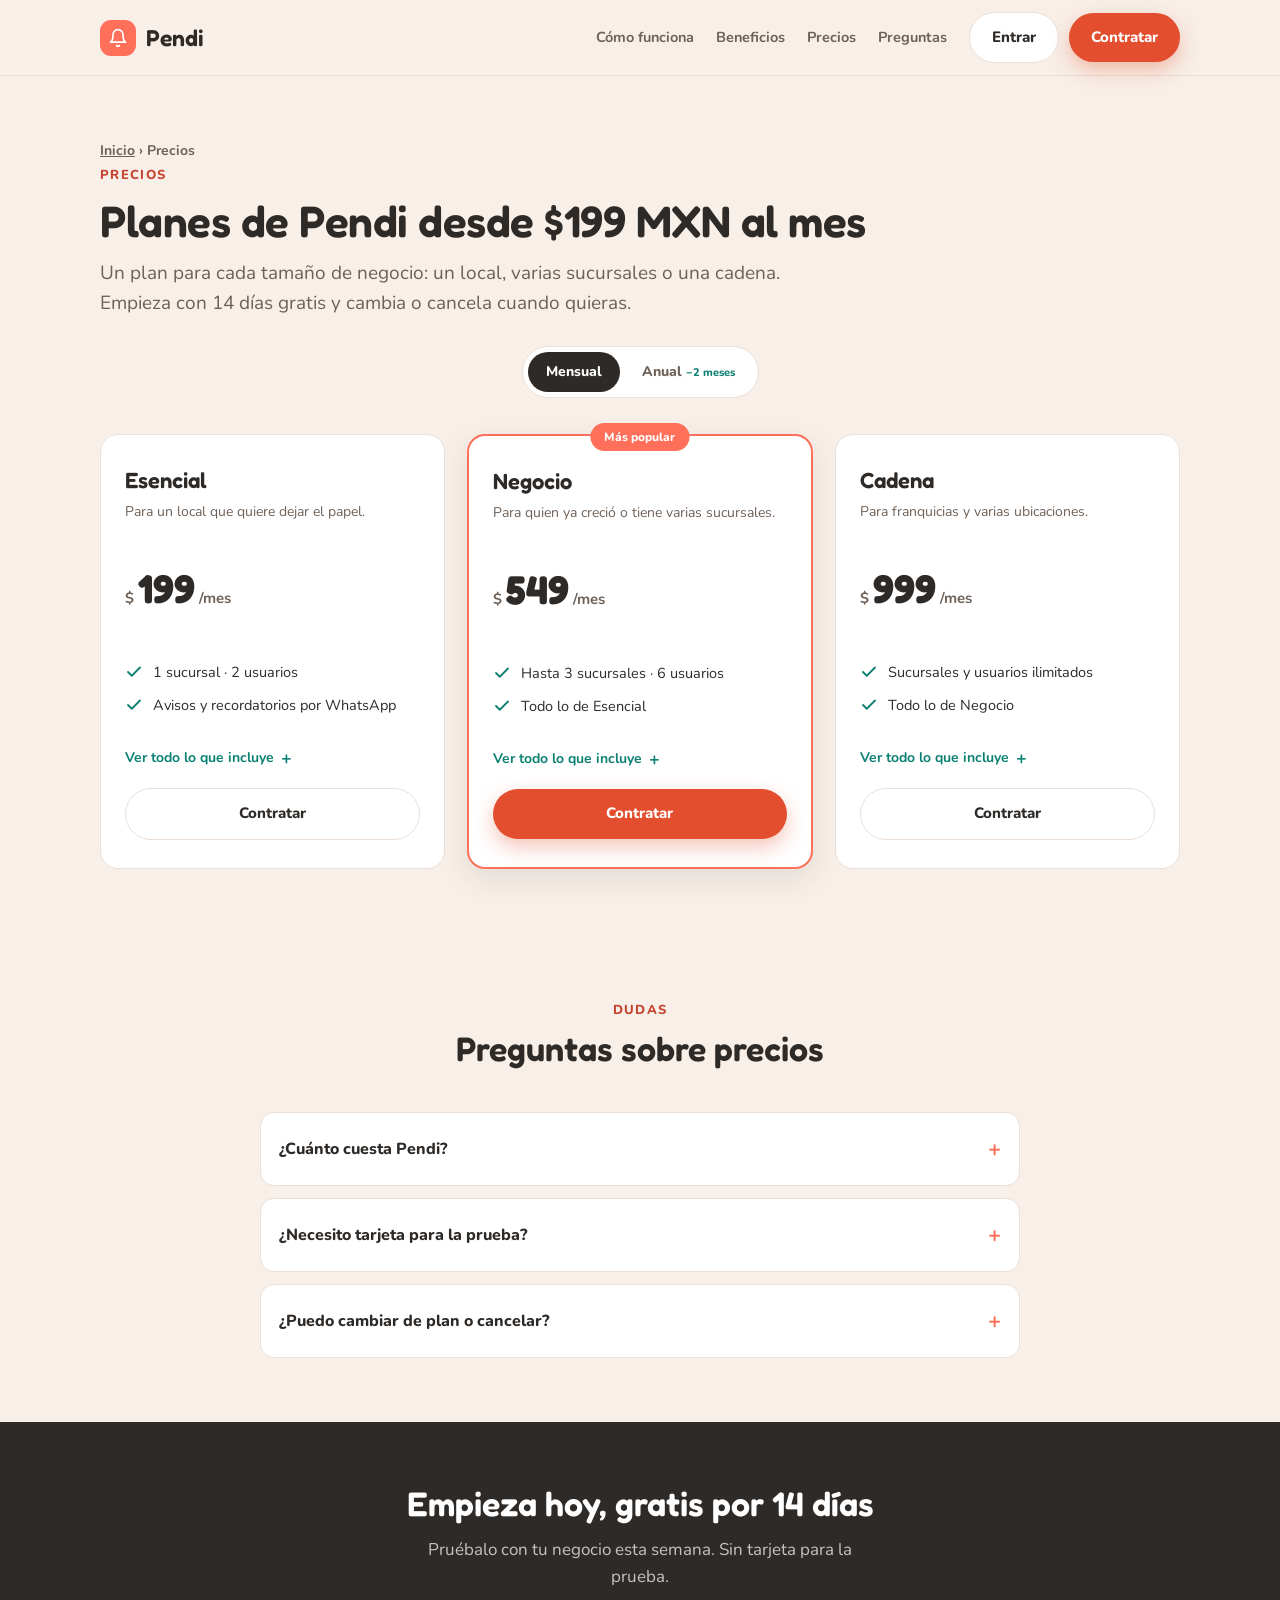
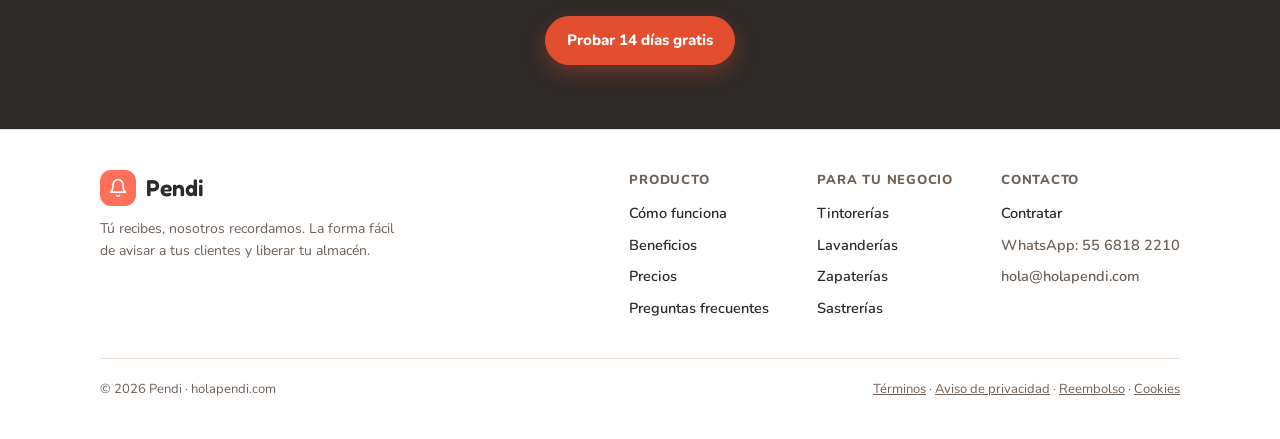
<file: precios/index.html>
<!doctype html>
<html lang="es-MX">
<head>
<meta charset="utf-8">
<title>Precios de Pendi: planes desde $199 MXN al mes</title>
<meta name="viewport" content="width=device-width, initial-scale=1">
<meta name="description" content="Planes de Pendi para tintorerías, lavanderías, zapaterías y sastrerías: Esencial $199, Negocio $549 y Cadena $999 MXN al mes. 14 días gratis, sin tarjeta.">
<link rel="canonical" href="https://holapendi.com/precios/">
<meta property="og:type" content="website">
<meta property="og:site_name" content="Pendi">
<meta property="og:locale" content="es_MX">
<meta property="og:url" content="https://holapendi.com/precios/">
<meta property="og:title" content="Precios de Pendi: planes desde $199 MXN al mes">
<meta property="og:description" content="Planes de Pendi para tintorerías, lavanderías, zapaterías y sastrerías: Esencial $199, Negocio $549 y Cadena $999 MXN al mes. 14 días gratis, sin tarjeta.">
<meta property="og:image" content="https://holapendi.com/icon.png">
<meta name="twitter:card" content="summary">
<meta name="theme-color" content="#FF6F59">
<link rel="icon" type="image/png" sizes="32x32" href="/2026-11-16-pendi-favicon-32.png">
<link rel="icon" type="image/png" sizes="512x512" href="/2026-11-16-pendi-icon-512.png">
<link rel="apple-touch-icon" sizes="180x180" href="/2026-11-16-pendi-apple-touch-icon.png">
<link rel="preconnect" href="https://fonts.googleapis.com">
<link rel="preconnect" href="https://fonts.gstatic.com" crossorigin>
<link rel="stylesheet" href="https://fonts.googleapis.com/css2?family=Fredoka:wght@500;600;700&family=Nunito:wght@400;600;700;800&display=swap">
<link rel="stylesheet" href="/2026-11-17-pendi-estilos.css">
<script type="application/ld+json">
{
 "@context": "https://schema.org",
 "@graph": [
  {
   "@type": "BreadcrumbList",
   "itemListElement": [
    {
     "@type": "ListItem",
     "position": 1,
     "name": "Pendi",
     "item": "https://holapendi.com/"
    },
    {
     "@type": "ListItem",
     "position": 2,
     "name": "Precios",
     "item": "https://holapendi.com/precios/"
    }
   ]
  },
  {
   "@type": "WebPage",
   "url": "https://holapendi.com/precios/",
   "name": "Precios de Pendi: planes desde $199 MXN al mes",
   "description": "Planes de Pendi para tintorerías, lavanderías, zapaterías y sastrerías: Esencial $199, Negocio $549 y Cadena $999 MXN al mes. 14 días gratis, sin tarjeta.",
   "inLanguage": "es-MX",
   "isPartOf": {
    "@id": "https://holapendi.com/#web"
   }
  },
  {
   "@type": "SoftwareApplication",
   "name": "Pendi",
   "applicationCategory": "BusinessApplication",
   "operatingSystem": "Web, Android, iOS",
   "offers": [
    {
     "@type": "Offer",
     "name": "Esencial",
     "price": 199,
     "priceCurrency": "MXN",
     "priceSpecification": {
      "@type": "UnitPriceSpecification",
      "price": 199,
      "priceCurrency": "MXN",
      "unitText": "MES"
     }
    },
    {
     "@type": "Offer",
     "name": "Negocio",
     "price": 549,
     "priceCurrency": "MXN",
     "priceSpecification": {
      "@type": "UnitPriceSpecification",
      "price": 549,
      "priceCurrency": "MXN",
      "unitText": "MES"
     }
    },
    {
     "@type": "Offer",
     "name": "Cadena",
     "price": 999,
     "priceCurrency": "MXN",
     "priceSpecification": {
      "@type": "UnitPriceSpecification",
      "price": 999,
      "priceCurrency": "MXN",
      "unitText": "MES"
     }
    }
   ]
  }
 ]
}
</script>
</head>
<body>

<header class="nav">
  <div class="wrap nav-inner">
    <a class="brand" href="/">
      <span class="logo" aria-hidden="true"><svg viewBox="0 0 24 24" fill="none" stroke="currentColor" stroke-width="2" stroke-linecap="round" stroke-linejoin="round"><path d="M18 8a6 6 0 0 0-12 0c0 7-3 9-3 9h18s-3-2-3-9"/><path d="M13.7 21a2 2 0 0 1-3.4 0"/></svg></span>
      <span class="nm">Pendi</span>
    </a>
    <nav class="nav-links">
      <a class="navlink" href="/#como">Cómo funciona</a>
      <a class="navlink" href="/#beneficios">Beneficios</a>
      <a class="navlink" href="/precios/">Precios</a>
      <a class="navlink" href="/preguntas-frecuentes/">Preguntas</a>
      <div class="nav-cta">
        <a class="btn btn-ghost" href="/instalar.html">Entrar</a>
        <a class="btn btn-primary" href="https://app.holapendi.com/?modo=crear&amp;plan=negocio" data-plan="negocio">Contratar</a>
      </div>
    </nav>
  </div>
</header>

<main id="top">
  <section class="page-hero">
    <div class="wrap">
      <nav class="crumbs" aria-label="Ruta"><a href="/">Inicio</a> › Precios</nav>
      <span class="eyebrow">Precios</span>
      <h1>Planes de Pendi desde $199 MXN al mes</h1>
      <p class="lead">Un plan para cada tamaño de negocio: un local, varias sucursales o una cadena. Empieza con 14 días gratis y cambia o cancela cuando quieras.</p>
    </div>
  </section>
  <!-- PRECIOS -->
  <section id="precios" style="padding-top:0">
    <div class="wrap">
      <div class="toggle-wrap">
        <div class="toggle" role="group" aria-label="Ciclo de cobro">
          <button id="t-mes" aria-pressed="true" data-cycle="mensual">Mensual</button>
          <button id="t-anual" aria-pressed="false" data-cycle="anual">Anual <span class="save">−2 meses</span></button>
        </div>
      </div>
      <div class="plans">
        <div class="plan">
          <div class="pname">Esencial</div>
          <div class="pdesc">Para un local que quiere dejar el papel.</div>
          <div class="price"><span class="per">$</span><span class="amt" data-m="199" data-a="166">199</span><span class="per">/mes</span></div>
          <div class="billed" data-billed="esencial"></div>
          <ul>
            <li><svg viewBox="0 0 24 24" fill="none" stroke="currentColor" stroke-width="2.4" stroke-linecap="round" stroke-linejoin="round"><path d="M20 6 9 17l-5-5"/></svg>1 sucursal · 2 usuarios</li>
            <li><svg viewBox="0 0 24 24" fill="none" stroke="currentColor" stroke-width="2.4" stroke-linecap="round" stroke-linejoin="round"><path d="M20 6 9 17l-5-5"/></svg>Avisos y recordatorios por WhatsApp</li>
          </ul>
          <div class="feat-more"><div>
            <ul>
              <li><svg viewBox="0 0 24 24" fill="none" stroke="currentColor" stroke-width="2.4" stroke-linecap="round" stroke-linejoin="round"><path d="M20 6 9 17l-5-5"/></svg>Catálogo por tintorería, lavandería y planchaduría</li>
              <li><svg viewBox="0 0 24 24" fill="none" stroke="currentColor" stroke-width="2.4" stroke-linecap="round" stroke-linejoin="round"><path d="M20 6 9 17l-5-5"/></svg>Vista de cliente con folio y total</li>
              <li><svg viewBox="0 0 24 24" fill="none" stroke="currentColor" stroke-width="2.4" stroke-linecap="round" stroke-linejoin="round"><path d="M20 6 9 17l-5-5"/></svg>Estados del pedido: recibido, listo y entregado</li>
              <li><svg viewBox="0 0 24 24" fill="none" stroke="currentColor" stroke-width="2.4" stroke-linecap="round" stroke-linejoin="round"><path d="M20 6 9 17l-5-5"/></svg>Envío real por WhatsApp con un toque</li>
            </ul>
          </div></div>
          <button class="more-toggle" type="button" aria-expanded="false">Ver todo lo que incluye <span class="chev" aria-hidden="true">+</span></button>
          <a class="btn btn-ghost" href="https://app.holapendi.com/?modo=crear&amp;plan=esencial" data-plan="esencial">Contratar</a>
        </div>
        <div class="plan pop">
          <span class="tag">Más popular</span>
          <div class="pname">Negocio</div>
          <div class="pdesc">Para quien ya creció o tiene varias sucursales.</div>
          <div class="price"><span class="per">$</span><span class="amt" data-m="549" data-a="458">549</span><span class="per">/mes</span></div>
          <div class="billed" data-billed="negocio"></div>
          <ul>
            <li><svg viewBox="0 0 24 24" fill="none" stroke="currentColor" stroke-width="2.4" stroke-linecap="round" stroke-linejoin="round"><path d="M20 6 9 17l-5-5"/></svg>Hasta 3 sucursales · 6 usuarios</li>
            <li><svg viewBox="0 0 24 24" fill="none" stroke="currentColor" stroke-width="2.4" stroke-linecap="round" stroke-linejoin="round"><path d="M20 6 9 17l-5-5"/></svg>Todo lo de Esencial</li>
          </ul>
          <div class="feat-more"><div>
            <ul>
              <li><svg viewBox="0 0 24 24" fill="none" stroke="currentColor" stroke-width="2.4" stroke-linecap="round" stroke-linejoin="round"><path d="M20 6 9 17l-5-5"/></svg>Promociones a tu base de clientes</li>
              <li><svg viewBox="0 0 24 24" fill="none" stroke="currentColor" stroke-width="2.4" stroke-linecap="round" stroke-linejoin="round"><path d="M20 6 9 17l-5-5"/></svg>Reportes de pedidos y recuperación</li>
              <li><svg viewBox="0 0 24 24" fill="none" stroke="currentColor" stroke-width="2.4" stroke-linecap="round" stroke-linejoin="round"><path d="M20 6 9 17l-5-5"/></svg>Panel y control por sucursal</li>
              <li><svg viewBox="0 0 24 24" fill="none" stroke="currentColor" stroke-width="2.4" stroke-linecap="round" stroke-linejoin="round"><path d="M20 6 9 17l-5-5"/></svg>Recordatorios automáticos escalonados</li>
            </ul>
          </div></div>
          <button class="more-toggle" type="button" aria-expanded="false">Ver todo lo que incluye <span class="chev" aria-hidden="true">+</span></button>
          <a class="btn btn-primary" href="https://app.holapendi.com/?modo=crear&amp;plan=negocio" data-plan="negocio">Contratar</a>
        </div>
        <div class="plan">
          <div class="pname">Cadena</div>
          <div class="pdesc">Para franquicias y varias ubicaciones.</div>
          <div class="price"><span class="per">$</span><span class="amt" data-m="999" data-a="833">999</span><span class="per">/mes</span></div>
          <div class="billed" data-billed="cadena"></div>
          <ul>
            <li><svg viewBox="0 0 24 24" fill="none" stroke="currentColor" stroke-width="2.4" stroke-linecap="round" stroke-linejoin="round"><path d="M20 6 9 17l-5-5"/></svg>Sucursales y usuarios ilimitados</li>
            <li><svg viewBox="0 0 24 24" fill="none" stroke="currentColor" stroke-width="2.4" stroke-linecap="round" stroke-linejoin="round"><path d="M20 6 9 17l-5-5"/></svg>Todo lo de Negocio</li>
          </ul>
          <div class="feat-more"><div>
            <ul>
              <li><svg viewBox="0 0 24 24" fill="none" stroke="currentColor" stroke-width="2.4" stroke-linecap="round" stroke-linejoin="round"><path d="M20 6 9 17l-5-5"/></svg>Reportes avanzados y exportables</li>
              <li><svg viewBox="0 0 24 24" fill="none" stroke="currentColor" stroke-width="2.4" stroke-linecap="round" stroke-linejoin="round"><path d="M20 6 9 17l-5-5"/></svg>Soporte prioritario</li>
              <li><svg viewBox="0 0 24 24" fill="none" stroke="currentColor" stroke-width="2.4" stroke-linecap="round" stroke-linejoin="round"><path d="M20 6 9 17l-5-5"/></svg>Onboarding y capacitación del equipo</li>
              <li><svg viewBox="0 0 24 24" fill="none" stroke="currentColor" stroke-width="2.4" stroke-linecap="round" stroke-linejoin="round"><path d="M20 6 9 17l-5-5"/></svg>Roles y permisos por usuario</li>
            </ul>
          </div></div>
          <button class="more-toggle" type="button" aria-expanded="false">Ver todo lo que incluye <span class="chev" aria-hidden="true">+</span></button>
          <a class="btn btn-ghost" href="https://app.holapendi.com/?modo=crear&amp;plan=cadena" data-plan="cadena">Contratar</a>
        </div>
      </div>
    </div>
  </section>
  <section>
    <div class="wrap">
      <div class="sec-head"><span class="eyebrow">Dudas</span><h2>Preguntas sobre precios</h2></div>
      <div class="faq">
        <details><summary>¿Cuánto cuesta Pendi?<span class="plus">+</span></summary><p>Desde $199 MXN al mes con el plan Esencial. El plan Negocio cuesta $549 MXN al mes y el plan Cadena $999 MXN al mes. Si pagas anual, te regalamos 2 meses.</p></details>
        <details><summary>¿Necesito tarjeta para la prueba?<span class="plus">+</span></summary><p>No. Te das de alta, pruebas Pendi con tu negocio y decides después.</p></details>
        <details><summary>¿Puedo cambiar de plan o cancelar?<span class="plus">+</span></summary><p>Cuando quieras. Subes de plan y aplica al instante; si bajas o cancelas, aplica en tu siguiente periodo. Sin ataduras.</p></details>
      </div>
    </div>
  </section>
  <section class="ctaband">
    <div class="wrap">
      <h2>Empieza hoy, gratis por 14 días</h2>
      <p>Pruébalo con tu negocio esta semana. Sin tarjeta para la prueba.</p>
      <a class="btn btn-primary" href="https://app.holapendi.com/?modo=crear&amp;plan=esencial" data-plan="esencial">Probar 14 días gratis</a>
    </div>
  </section>
</main>

<footer>
  <div class="wrap">
    <div class="foot-grid">
      <div class="foot-brand">
        <a class="brand" href="/"><span class="logo" aria-hidden="true"><svg viewBox="0 0 24 24" fill="none" stroke="currentColor" stroke-width="2" stroke-linecap="round" stroke-linejoin="round"><path d="M18 8a6 6 0 0 0-12 0c0 7-3 9-3 9h18s-3-2-3-9"/><path d="M13.7 21a2 2 0 0 1-3.4 0"/></svg></span><span class="nm">Pendi</span></a>
        <p>Tú recibes, nosotros recordamos. La forma fácil de avisar a tus clientes y liberar tu almacén.</p>
      </div>
      <div class="foot-cols">
        <div class="foot-col">
          <h4>Producto</h4>
          <a href="/#como">Cómo funciona</a>
          <a href="/#beneficios">Beneficios</a>
          <a href="/precios/">Precios</a>
          <a href="/preguntas-frecuentes/">Preguntas frecuentes</a>
        </div>
        <div class="foot-col">
          <h4>Para tu negocio</h4>
          <a href="/tintorerias/">Tintorerías</a>
          <a href="/lavanderias/">Lavanderías</a>
          <a href="/zapaterias/">Zapaterías</a>
          <a href="/sastrerias/">Sastrerías</a>
        </div>
        <div class="foot-col">
          <h4>Contacto</h4>
          <a href="/precios/">Contratar</a>
          <a href="https://wa.me/525568182210" style="display:block;color:var(--muted);font-weight:600;font-size:14.5px;margin-bottom:9px">WhatsApp: 55 6818 2210</a>
          <span style="display:block;color:var(--muted);font-weight:600;font-size:14.5px">hola@holapendi.com</span>
        </div>
      </div>
    </div>
    <div class="foot-bottom">
      <span>© 2026 Pendi · holapendi.com</span>
      <span><a href="/terminos.html">Términos</a> · <a href="/privacidad.html">Aviso de privacidad</a> · <a href="/reembolso.html">Reembolso</a> · <a href="/cookies.html">Cookies</a></span>
    </div>
  </div>
</footer>
<script>
(function () {
  "use strict";
  var $ = function (s, r) { return (r || document).querySelector(s); };
  var APP = "https://app.holapendi.com/?modo=crear";

  // Precios: mensual / anual. Los botones de contratar llevan el plan y el ciclo a la app.
  var cycle = "mensual";
  function setCycle(c) {
    cycle = c;
    $("#t-mes").setAttribute("aria-pressed", c === "mensual");
    $("#t-anual").setAttribute("aria-pressed", c === "anual");
    [].forEach.call(document.querySelectorAll(".plan .amt"), function (el) {
      el.textContent = c === "anual" ? el.dataset.a : el.dataset.m;
    });
    var annualTotals = { esencial: "1,990", negocio: "5,490", cadena: "9,990" };
    [].forEach.call(document.querySelectorAll("[data-billed]"), function (el) {
      el.textContent = c === "anual" ? ("Facturado $" + annualTotals[el.dataset.billed] + " al año") : "";
    });
    [].forEach.call(document.querySelectorAll("a[data-plan]"), function (el) {
      el.href = APP + "&plan=" + el.dataset.plan + (c === "anual" ? "&ciclo=anual" : "");
    });
  }
  setCycle("mensual");

  document.addEventListener("click", function (e) {
    var t = e.target.closest("[data-cycle],.more-toggle");
    if (!t) return;
    if (t.classList.contains("more-toggle")) {
      var planCard = t.closest(".plan");
      var open = planCard.classList.toggle("open");
      t.setAttribute("aria-expanded", open ? "true" : "false");
      t.firstChild.nodeValue = open ? "Ver menos " : "Ver todo lo que incluye ";
      return;
    }
    if (t.hasAttribute("data-cycle")) { setCycle(t.getAttribute("data-cycle")); }
  });
})();
</script>
</body>
</html>
</file>
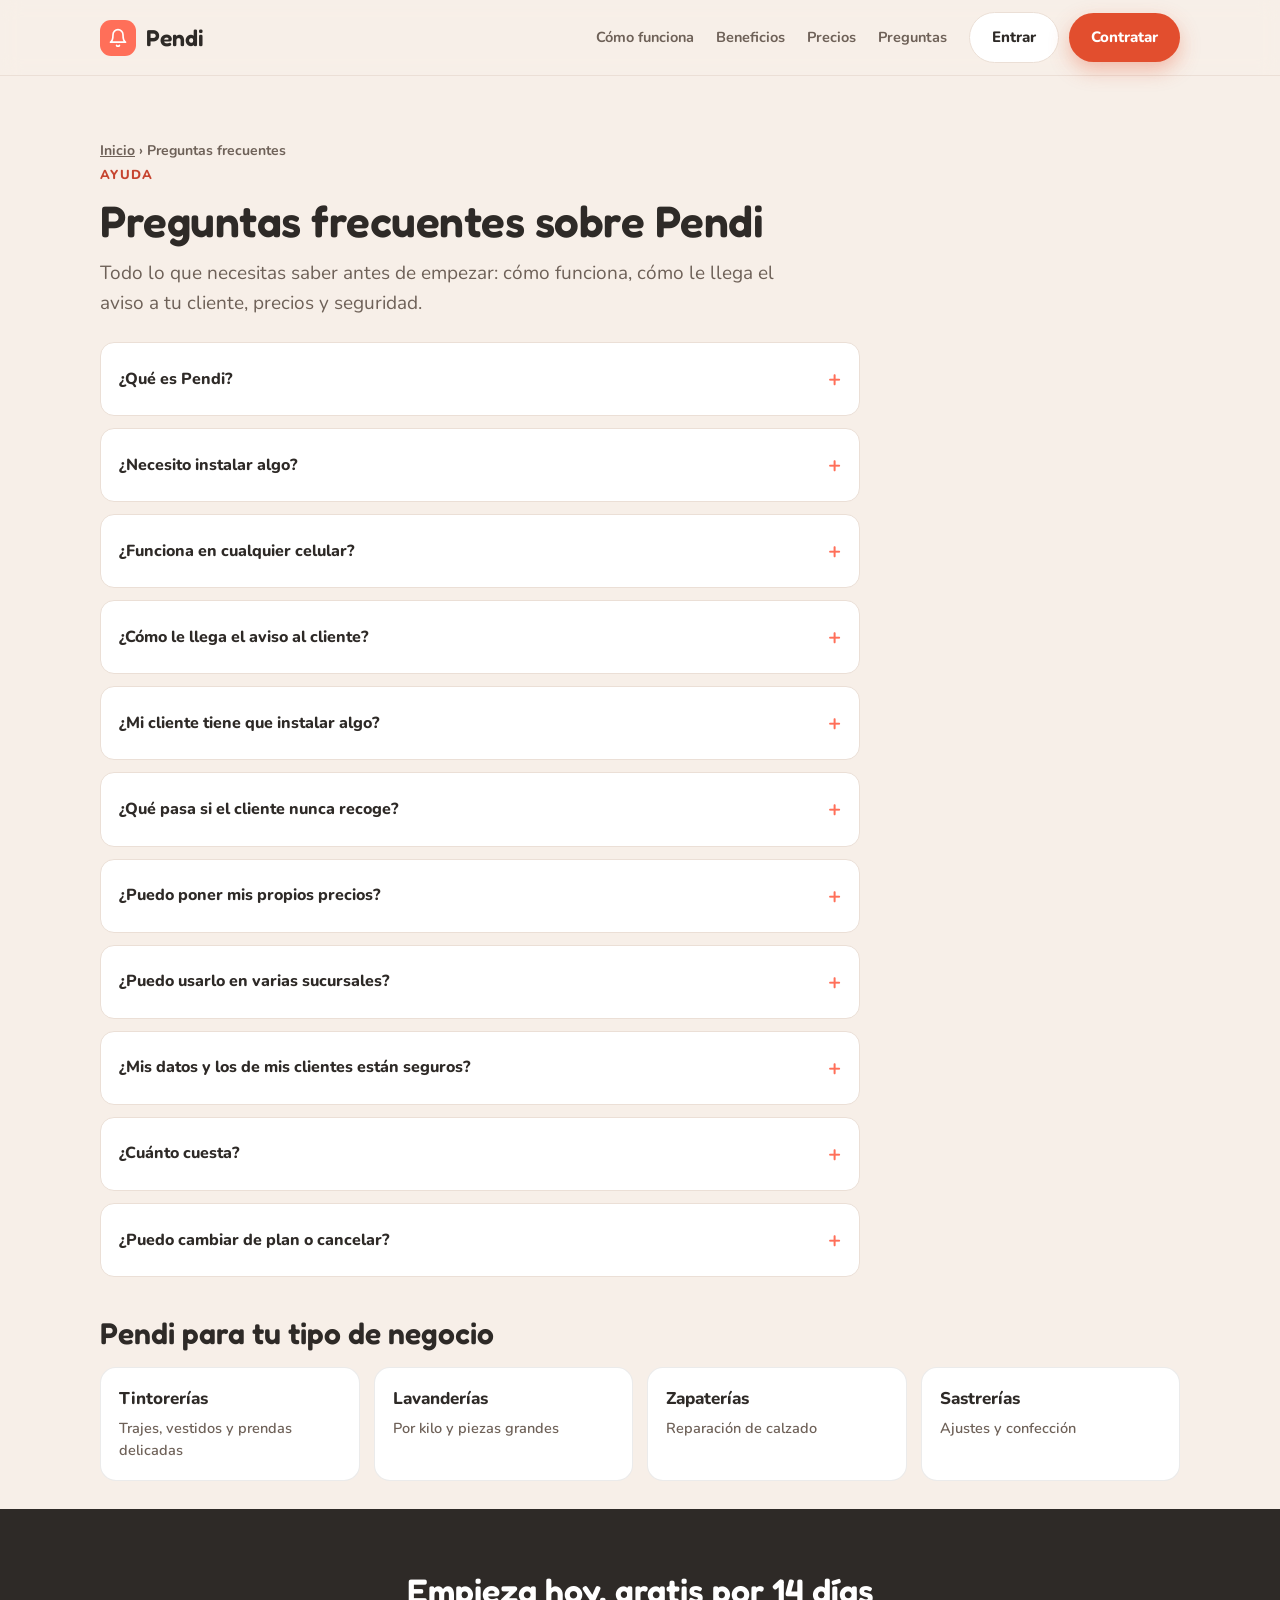
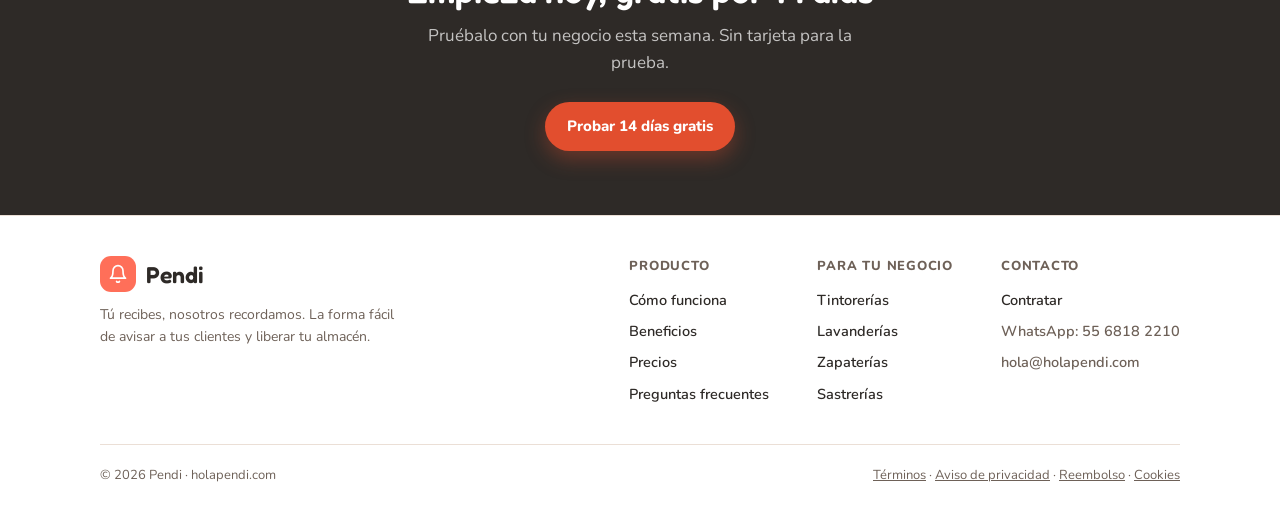
<file: preguntas-frecuentes/index.html>
<!doctype html>
<html lang="es-MX">
<head>
<meta charset="utf-8">
<title>Preguntas frecuentes sobre Pendi | Pendi</title>
<meta name="viewport" content="width=device-width, initial-scale=1">
<meta name="description" content="Resolvemos tus dudas sobre Pendi: cómo funciona, cómo le llega el aviso por WhatsApp a tu cliente, precios, sucursales y seguridad de tus datos.">
<link rel="canonical" href="https://holapendi.com/preguntas-frecuentes/">
<meta property="og:type" content="website">
<meta property="og:site_name" content="Pendi">
<meta property="og:locale" content="es_MX">
<meta property="og:url" content="https://holapendi.com/preguntas-frecuentes/">
<meta property="og:title" content="Preguntas frecuentes sobre Pendi | Pendi">
<meta property="og:description" content="Resolvemos tus dudas sobre Pendi: cómo funciona, cómo le llega el aviso por WhatsApp a tu cliente, precios, sucursales y seguridad de tus datos.">
<meta property="og:image" content="https://holapendi.com/icon.png">
<meta name="twitter:card" content="summary">
<meta name="theme-color" content="#FF6F59">
<link rel="icon" type="image/png" sizes="32x32" href="/2026-11-16-pendi-favicon-32.png">
<link rel="icon" type="image/png" sizes="512x512" href="/2026-11-16-pendi-icon-512.png">
<link rel="apple-touch-icon" sizes="180x180" href="/2026-11-16-pendi-apple-touch-icon.png">
<link rel="preconnect" href="https://fonts.googleapis.com">
<link rel="preconnect" href="https://fonts.gstatic.com" crossorigin>
<link rel="stylesheet" href="https://fonts.googleapis.com/css2?family=Fredoka:wght@500;600;700&family=Nunito:wght@400;600;700;800&display=swap">
<link rel="stylesheet" href="/2026-11-17-pendi-estilos.css">
<script type="application/ld+json">
{
 "@context": "https://schema.org",
 "@graph": [
  {
   "@type": "BreadcrumbList",
   "itemListElement": [
    {
     "@type": "ListItem",
     "position": 1,
     "name": "Pendi",
     "item": "https://holapendi.com/"
    },
    {
     "@type": "ListItem",
     "position": 2,
     "name": "Preguntas frecuentes",
     "item": "https://holapendi.com/preguntas-frecuentes/"
    }
   ]
  },
  {
   "@type": "WebPage",
   "url": "https://holapendi.com/preguntas-frecuentes/",
   "name": "Preguntas frecuentes sobre Pendi | Pendi",
   "description": "Resolvemos tus dudas sobre Pendi: cómo funciona, cómo le llega el aviso por WhatsApp a tu cliente, precios, sucursales y seguridad de tus datos.",
   "inLanguage": "es-MX",
   "isPartOf": {
    "@id": "https://holapendi.com/#web"
   }
  },
  {
   "@type": "FAQPage",
   "mainEntity": [
    {
     "@type": "Question",
     "name": "¿Qué es Pendi?",
     "acceptedAnswer": {
      "@type": "Answer",
      "text": "Una app para negocios de servicio, como tintorerías, lavanderías, zapaterías y sastrerías, que cambia las notas de papel por notas digitales y te ayuda a avisar a tus clientes por WhatsApp cuando su pedido está listo."
     }
    },
    {
     "@type": "Question",
     "name": "¿Necesito instalar algo?",
     "acceptedAnswer": {
      "@type": "Answer",
      "text": "No. Pendi se abre desde el navegador del celular y se puede dejar como ícono en la pantalla de inicio. El empleado del mostrador lo usa como una app normal."
     }
    },
    {
     "@type": "Question",
     "name": "¿Funciona en cualquier celular?",
     "acceptedAnswer": {
      "@type": "Answer",
      "text": "Sí, en Android y iPhone, y también en computadora. Solo necesitas internet y un navegador actualizado."
     }
    },
    {
     "@type": "Question",
     "name": "¿Cómo le llega el aviso al cliente?",
     "acceptedAnswer": {
      "@type": "Answer",
      "text": "Por WhatsApp, a nombre de tu negocio. Al marcar la nota como \"Listo\", Pendi arma el mensaje con el folio y el total, y lo envías con un toque."
     }
    },
    {
     "@type": "Question",
     "name": "¿Mi cliente tiene que instalar algo?",
     "acceptedAnswer": {
      "@type": "Answer",
      "text": "No. Recibe el mensaje en su WhatsApp y puede consultar su pedido en línea con su teléfono o su folio."
     }
    },
    {
     "@type": "Question",
     "name": "¿Qué pasa si el cliente nunca recoge?",
     "acceptedAnswer": {
      "@type": "Answer",
      "text": "Pendi te indica los recordatorios a los 3, 10, 30, 60 y 120 días, y cerca de los 6 meses un aviso final. Todo queda registrado como respaldo para tu negocio."
     }
    },
    {
     "@type": "Question",
     "name": "¿Puedo poner mis propios precios?",
     "acceptedAnswer": {
      "@type": "Answer",
      "text": "Sí. El catálogo viene cargado con los servicios de tu giro y el precio en blanco. Tú pones tus precios y agregas los servicios que quieras."
     }
    },
    {
     "@type": "Question",
     "name": "¿Puedo usarlo en varias sucursales?",
     "acceptedAnswer": {
      "@type": "Answer",
      "text": "Sí. El plan Negocio incluye hasta 3 sucursales y el plan Cadena sucursales ilimitadas."
     }
    },
    {
     "@type": "Question",
     "name": "¿Mis datos y los de mis clientes están seguros?",
     "acceptedAnswer": {
      "@type": "Answer",
      "text": "Cada negocio ve solo sus propias notas, y cada cliente solo su pedido. Tratamos los datos conforme a la LFPDPPP; consulta nuestro aviso de privacidad."
     }
    },
    {
     "@type": "Question",
     "name": "¿Cuánto cuesta?",
     "acceptedAnswer": {
      "@type": "Answer",
      "text": "Desde $199 MXN al mes. Consulta todos los planes en precios."
     }
    },
    {
     "@type": "Question",
     "name": "¿Puedo cambiar de plan o cancelar?",
     "acceptedAnswer": {
      "@type": "Answer",
      "text": "Cuando quieras. Subes de plan y aplica al instante; si bajas o cancelas, aplica en tu siguiente periodo. Sin ataduras."
     }
    }
   ]
  }
 ]
}
</script>
</head>
<body>

<header class="nav">
  <div class="wrap nav-inner">
    <a class="brand" href="/">
      <span class="logo" aria-hidden="true"><svg viewBox="0 0 24 24" fill="none" stroke="currentColor" stroke-width="2" stroke-linecap="round" stroke-linejoin="round"><path d="M18 8a6 6 0 0 0-12 0c0 7-3 9-3 9h18s-3-2-3-9"/><path d="M13.7 21a2 2 0 0 1-3.4 0"/></svg></span>
      <span class="nm">Pendi</span>
    </a>
    <nav class="nav-links">
      <a class="navlink" href="/#como">Cómo funciona</a>
      <a class="navlink" href="/#beneficios">Beneficios</a>
      <a class="navlink" href="/precios/">Precios</a>
      <a class="navlink" href="/preguntas-frecuentes/">Preguntas</a>
      <div class="nav-cta">
        <a class="btn btn-ghost" href="/instalar.html">Entrar</a>
        <a class="btn btn-primary" href="https://app.holapendi.com/?modo=crear&amp;plan=negocio" data-plan="negocio">Contratar</a>
      </div>
    </nav>
  </div>
</header>

<main id="top">
  <section class="page-hero">
    <div class="wrap">
      <nav class="crumbs" aria-label="Ruta"><a href="/">Inicio</a> › Preguntas frecuentes</nav>
      <span class="eyebrow">Ayuda</span>
      <h1>Preguntas frecuentes sobre Pendi</h1>
      <p class="lead">Todo lo que necesitas saber antes de empezar: cómo funciona, cómo le llega el aviso a tu cliente, precios y seguridad.</p>
      <div class="faq" style="margin:24px 0 0">
        <details><summary>¿Qué es Pendi?<span class="plus">+</span></summary><p>Una app para negocios de servicio, como tintorerías, lavanderías, zapaterías y sastrerías, que cambia las notas de papel por notas digitales y te ayuda a avisar a tus clientes por WhatsApp cuando su pedido está listo.</p></details>
        <details><summary>¿Necesito instalar algo?<span class="plus">+</span></summary><p>No. Pendi se abre desde el navegador del celular y se puede dejar como ícono en la pantalla de inicio. El empleado del mostrador lo usa como una app normal.</p></details>
        <details><summary>¿Funciona en cualquier celular?<span class="plus">+</span></summary><p>Sí, en Android y iPhone, y también en computadora. Solo necesitas internet y un navegador actualizado.</p></details>
        <details><summary>¿Cómo le llega el aviso al cliente?<span class="plus">+</span></summary><p>Por WhatsApp, a nombre de tu negocio. Al marcar la nota como "Listo", Pendi arma el mensaje con el folio y el total, y lo envías con un toque.</p></details>
        <details><summary>¿Mi cliente tiene que instalar algo?<span class="plus">+</span></summary><p>No. Recibe el mensaje en su WhatsApp y puede consultar su pedido en línea con su teléfono o su folio.</p></details>
        <details><summary>¿Qué pasa si el cliente nunca recoge?<span class="plus">+</span></summary><p>Pendi te indica los recordatorios a los 3, 10, 30, 60 y 120 días, y cerca de los 6 meses un aviso final. Todo queda registrado como respaldo para tu negocio.</p></details>
        <details><summary>¿Puedo poner mis propios precios?<span class="plus">+</span></summary><p>Sí. El catálogo viene cargado con los servicios de tu giro y el precio en blanco. Tú pones tus precios y agregas los servicios que quieras.</p></details>
        <details><summary>¿Puedo usarlo en varias sucursales?<span class="plus">+</span></summary><p>Sí. El plan Negocio incluye hasta 3 sucursales y el plan Cadena sucursales ilimitadas.</p></details>
        <details><summary>¿Mis datos y los de mis clientes están seguros?<span class="plus">+</span></summary><p>Cada negocio ve solo sus propias notas, y cada cliente solo su pedido. Tratamos los datos conforme a la LFPDPPP; consulta nuestro <a href="/privacidad.html">aviso de privacidad</a>.</p></details>
        <details><summary>¿Cuánto cuesta?<span class="plus">+</span></summary><p>Desde $199 MXN al mes. Consulta todos los planes en <a href="/precios/">precios</a>.</p></details>
        <details><summary>¿Puedo cambiar de plan o cancelar?<span class="plus">+</span></summary><p>Cuando quieras. Subes de plan y aplica al instante; si bajas o cancelas, aplica en tu siguiente periodo. Sin ataduras.</p></details>
      </div>
      <div class="prose"><h2>Pendi para tu tipo de negocio</h2></div>
      <div class="giros-grid">
        <a href="/tintorerias/">Tintorerías<span>Trajes, vestidos y prendas delicadas</span></a>
        <a href="/lavanderias/">Lavanderías<span>Por kilo y piezas grandes</span></a>
        <a href="/zapaterias/">Zapaterías<span>Reparación de calzado</span></a>
        <a href="/sastrerias/">Sastrerías<span>Ajustes y confección</span></a>
      </div>
    </div>
  </section>
  <section class="ctaband">
    <div class="wrap">
      <h2>Empieza hoy, gratis por 14 días</h2>
      <p>Pruébalo con tu negocio esta semana. Sin tarjeta para la prueba.</p>
      <a class="btn btn-primary" href="https://app.holapendi.com/?modo=crear&amp;plan=esencial" data-plan="esencial">Probar 14 días gratis</a>
    </div>
  </section>
</main>

<footer>
  <div class="wrap">
    <div class="foot-grid">
      <div class="foot-brand">
        <a class="brand" href="/"><span class="logo" aria-hidden="true"><svg viewBox="0 0 24 24" fill="none" stroke="currentColor" stroke-width="2" stroke-linecap="round" stroke-linejoin="round"><path d="M18 8a6 6 0 0 0-12 0c0 7-3 9-3 9h18s-3-2-3-9"/><path d="M13.7 21a2 2 0 0 1-3.4 0"/></svg></span><span class="nm">Pendi</span></a>
        <p>Tú recibes, nosotros recordamos. La forma fácil de avisar a tus clientes y liberar tu almacén.</p>
      </div>
      <div class="foot-cols">
        <div class="foot-col">
          <h4>Producto</h4>
          <a href="/#como">Cómo funciona</a>
          <a href="/#beneficios">Beneficios</a>
          <a href="/precios/">Precios</a>
          <a href="/preguntas-frecuentes/">Preguntas frecuentes</a>
        </div>
        <div class="foot-col">
          <h4>Para tu negocio</h4>
          <a href="/tintorerias/">Tintorerías</a>
          <a href="/lavanderias/">Lavanderías</a>
          <a href="/zapaterias/">Zapaterías</a>
          <a href="/sastrerias/">Sastrerías</a>
        </div>
        <div class="foot-col">
          <h4>Contacto</h4>
          <a href="/precios/">Contratar</a>
          <a href="https://wa.me/525568182210" style="display:block;color:var(--muted);font-weight:600;font-size:14.5px;margin-bottom:9px">WhatsApp: 55 6818 2210</a>
          <span style="display:block;color:var(--muted);font-weight:600;font-size:14.5px">hola@holapendi.com</span>
        </div>
      </div>
    </div>
    <div class="foot-bottom">
      <span>© 2026 Pendi · holapendi.com</span>
      <span><a href="/terminos.html">Términos</a> · <a href="/privacidad.html">Aviso de privacidad</a> · <a href="/reembolso.html">Reembolso</a> · <a href="/cookies.html">Cookies</a></span>
    </div>
  </div>
</footer>

</body>
</html>
</file>
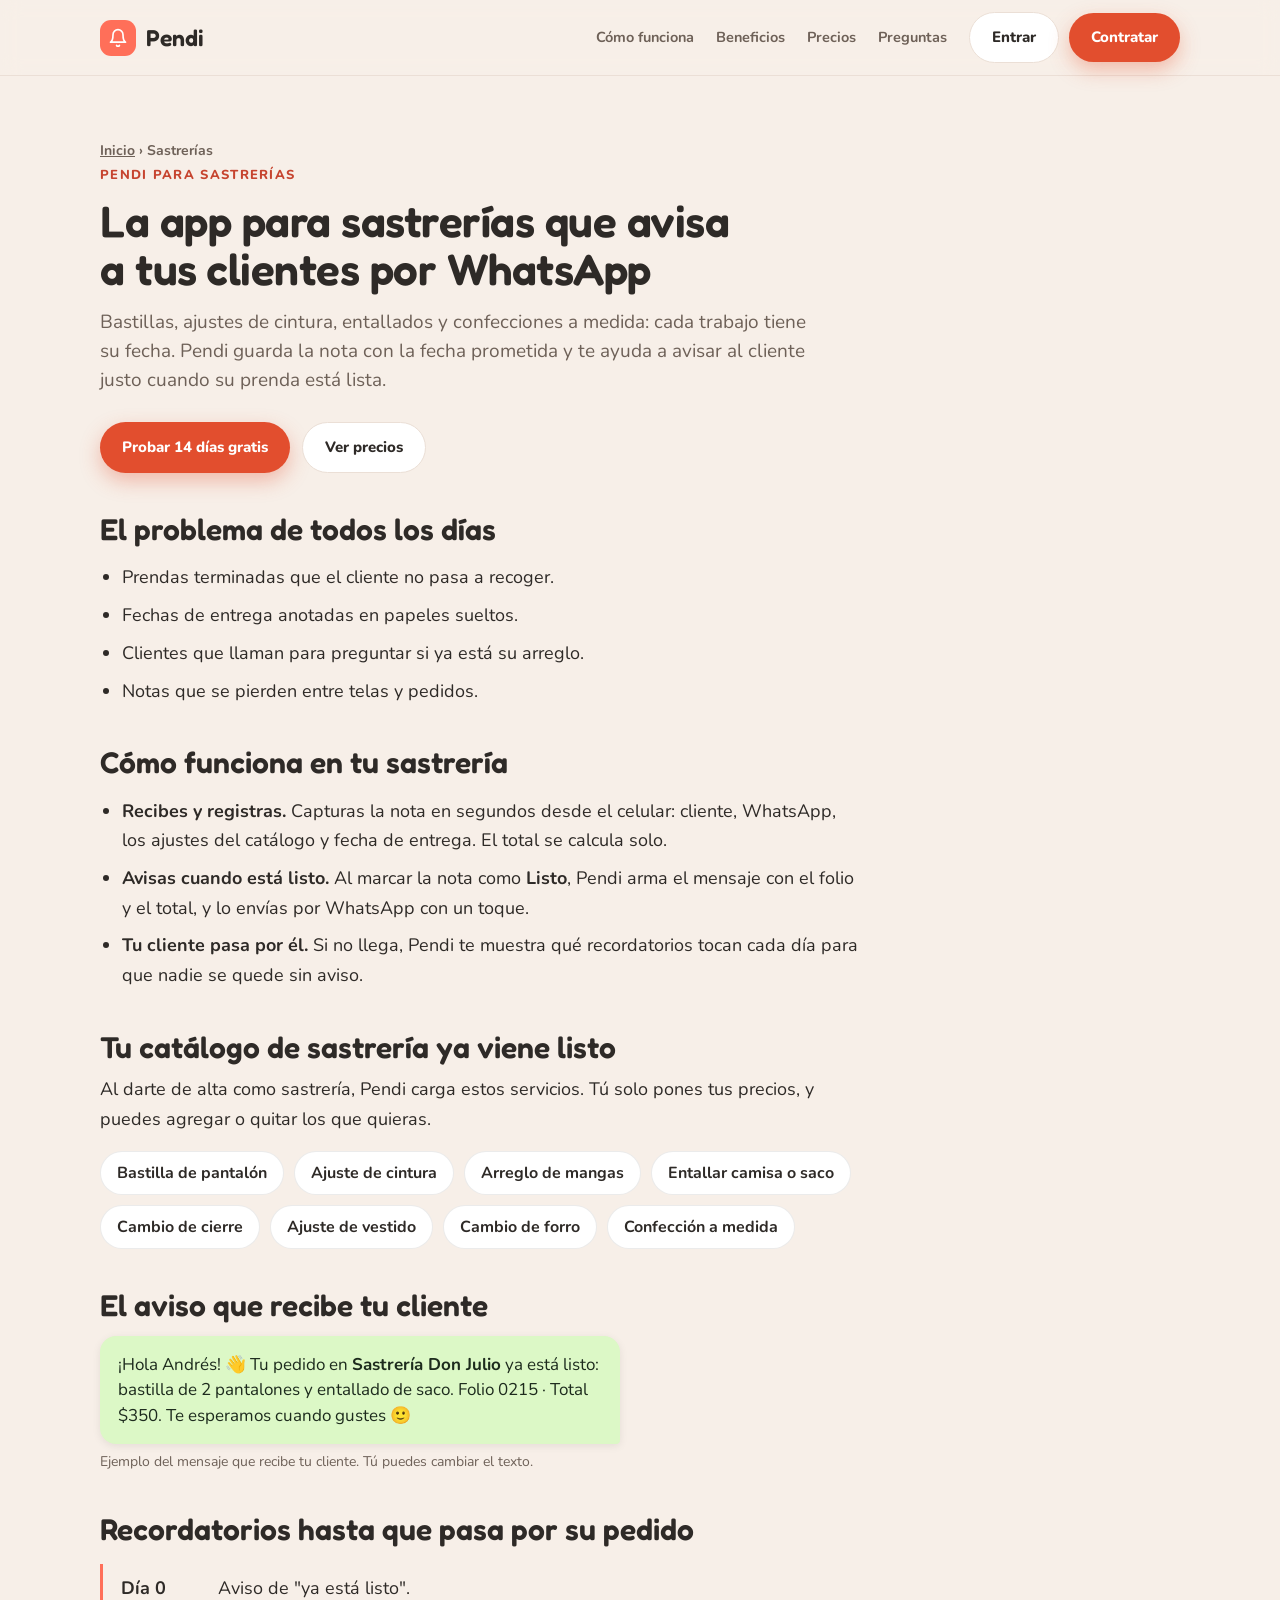
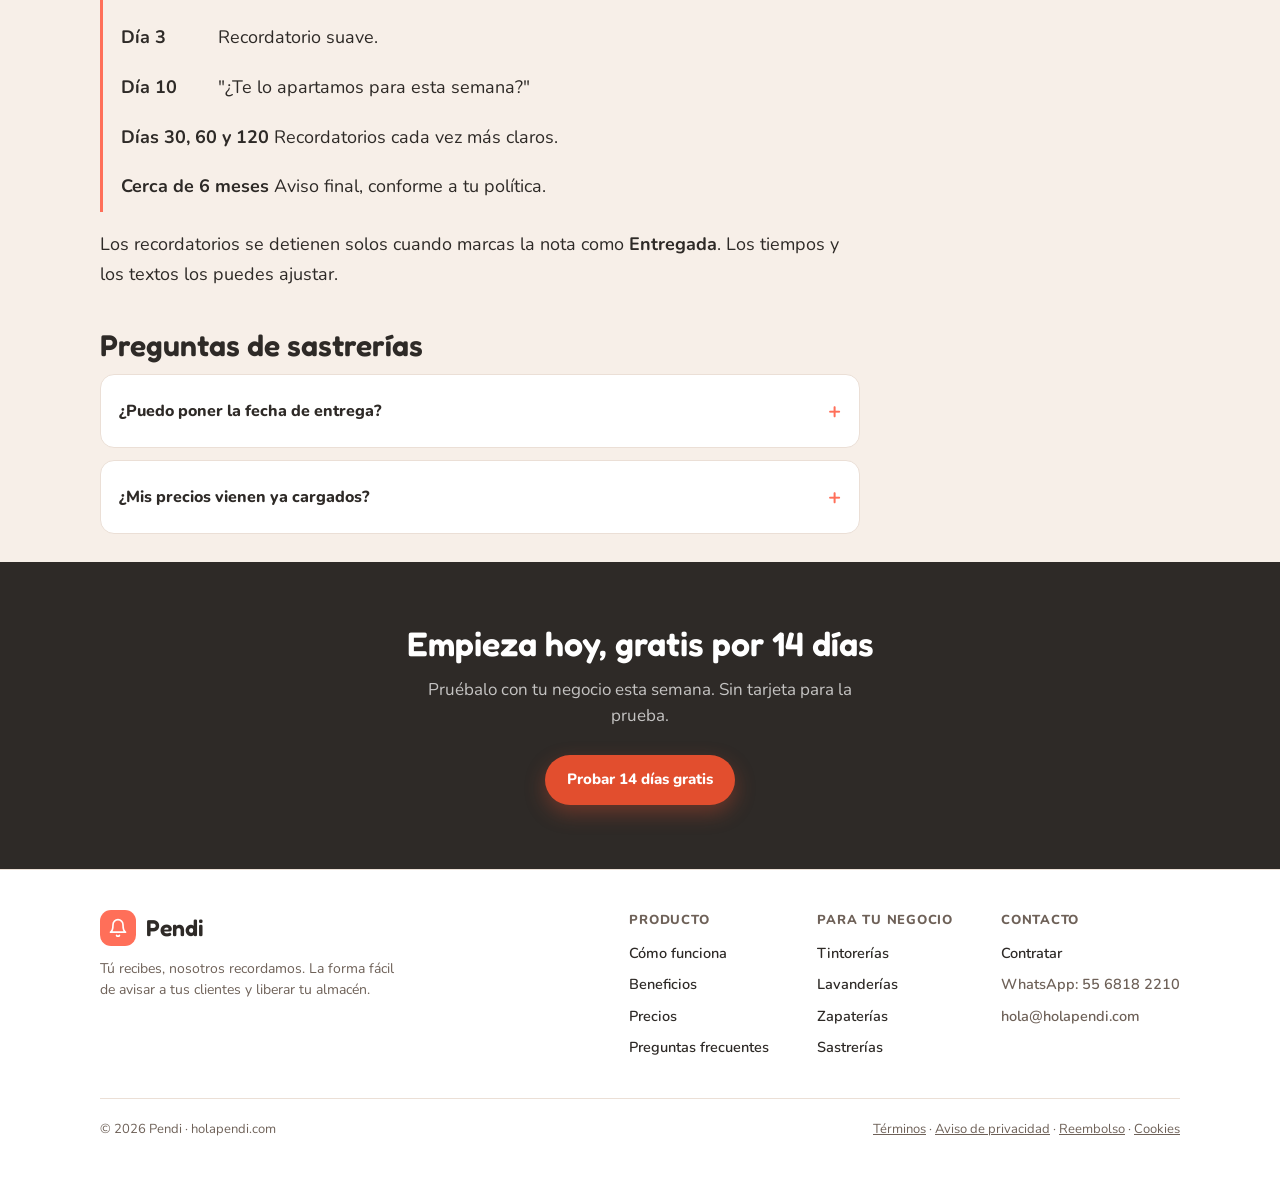
<file: sastrerias/index.html>
<!doctype html>
<html lang="es-MX">
<head>
<meta charset="utf-8">
<title>App para sastrerías: notas, entregas y WhatsApp | Pendi</title>
<meta name="viewport" content="width=device-width, initial-scale=1">
<meta name="description" content="Registra ajustes y confecciones de tu sastrería con fecha de entrega, y avisa por WhatsApp a tu cliente cuando su prenda está lista. Desde $199 MXN al mes.">
<link rel="canonical" href="https://holapendi.com/sastrerias/">
<meta property="og:type" content="website">
<meta property="og:site_name" content="Pendi">
<meta property="og:locale" content="es_MX">
<meta property="og:url" content="https://holapendi.com/sastrerias/">
<meta property="og:title" content="App para sastrerías: notas, entregas y WhatsApp | Pendi">
<meta property="og:description" content="Registra ajustes y confecciones de tu sastrería con fecha de entrega, y avisa por WhatsApp a tu cliente cuando su prenda está lista. Desde $199 MXN al mes.">
<meta property="og:image" content="https://holapendi.com/icon.png">
<meta name="twitter:card" content="summary">
<meta name="theme-color" content="#FF6F59">
<link rel="icon" type="image/png" sizes="32x32" href="/2026-11-16-pendi-favicon-32.png">
<link rel="icon" type="image/png" sizes="512x512" href="/2026-11-16-pendi-icon-512.png">
<link rel="apple-touch-icon" sizes="180x180" href="/2026-11-16-pendi-apple-touch-icon.png">
<link rel="preconnect" href="https://fonts.googleapis.com">
<link rel="preconnect" href="https://fonts.gstatic.com" crossorigin>
<link rel="stylesheet" href="https://fonts.googleapis.com/css2?family=Fredoka:wght@500;600;700&family=Nunito:wght@400;600;700;800&display=swap">
<link rel="stylesheet" href="/2026-11-17-pendi-estilos.css">
<script type="application/ld+json">
{
 "@context": "https://schema.org",
 "@graph": [
  {
   "@type": "BreadcrumbList",
   "itemListElement": [
    {
     "@type": "ListItem",
     "position": 1,
     "name": "Pendi",
     "item": "https://holapendi.com/"
    },
    {
     "@type": "ListItem",
     "position": 2,
     "name": "Sastrerías",
     "item": "https://holapendi.com/sastrerias/"
    }
   ]
  },
  {
   "@type": "WebPage",
   "url": "https://holapendi.com/sastrerias/",
   "name": "App para sastrerías: notas, entregas y WhatsApp | Pendi",
   "description": "Registra ajustes y confecciones de tu sastrería con fecha de entrega, y avisa por WhatsApp a tu cliente cuando su prenda está lista. Desde $199 MXN al mes.",
   "inLanguage": "es-MX",
   "isPartOf": {
    "@id": "https://holapendi.com/#web"
   }
  }
 ]
}
</script>
</head>
<body>

<header class="nav">
  <div class="wrap nav-inner">
    <a class="brand" href="/">
      <span class="logo" aria-hidden="true"><svg viewBox="0 0 24 24" fill="none" stroke="currentColor" stroke-width="2" stroke-linecap="round" stroke-linejoin="round"><path d="M18 8a6 6 0 0 0-12 0c0 7-3 9-3 9h18s-3-2-3-9"/><path d="M13.7 21a2 2 0 0 1-3.4 0"/></svg></span>
      <span class="nm">Pendi</span>
    </a>
    <nav class="nav-links">
      <a class="navlink" href="/#como">Cómo funciona</a>
      <a class="navlink" href="/#beneficios">Beneficios</a>
      <a class="navlink" href="/precios/">Precios</a>
      <a class="navlink" href="/preguntas-frecuentes/">Preguntas</a>
      <div class="nav-cta">
        <a class="btn btn-ghost" href="/instalar.html">Entrar</a>
        <a class="btn btn-primary" href="https://app.holapendi.com/?modo=crear&amp;plan=negocio" data-plan="negocio">Contratar</a>
      </div>
    </nav>
  </div>
</header>

<main id="top">
  <section class="page-hero">
    <div class="wrap">
      <nav class="crumbs" aria-label="Ruta"><a href="/">Inicio</a> › Sastrerías</nav>
      <span class="eyebrow">Pendi para sastrerías</span>
      <h1>La app para sastrerías que avisa a tus clientes por WhatsApp</h1>
      <p class="lead">Bastillas, ajustes de cintura, entallados y confecciones a medida: cada trabajo tiene su fecha. Pendi guarda la nota con la fecha prometida y te ayuda a avisar al cliente justo cuando su prenda está lista.</p>
      <div class="hero-cta"><a class="btn btn-primary" href="https://app.holapendi.com/?modo=crear&amp;plan=esencial" data-plan="esencial">Probar 14 días gratis</a> <a class="btn btn-ghost" href="/precios/">Ver precios</a></div>
      <div class="prose">
      <h2>El problema de todos los días</h2>
      <ul><li>Prendas terminadas que el cliente no pasa a recoger.</li><li>Fechas de entrega anotadas en papeles sueltos.</li><li>Clientes que llaman para preguntar si ya está su arreglo.</li><li>Notas que se pierden entre telas y pedidos.</li></ul>
      <h2>Cómo funciona en tu sastrería</h2>
      <ul>
        <li><b>Recibes y registras.</b> Capturas la nota en segundos desde el celular: cliente, WhatsApp, los ajustes del catálogo y fecha de entrega. El total se calcula solo.</li>
        <li><b>Avisas cuando está listo.</b> Al marcar la nota como <b>Listo</b>, Pendi arma el mensaje con el folio y el total, y lo envías por WhatsApp con un toque.</li>
        <li><b>Tu cliente pasa por él.</b> Si no llega, Pendi te muestra qué recordatorios tocan cada día para que nadie se quede sin aviso.</li>
      </ul>
      <h2>Tu catálogo de sastrería ya viene listo</h2>
      <p>Al darte de alta como sastrería, Pendi carga estos servicios. Tú solo pones tus precios, y puedes agregar o quitar los que quieras.</p>
      <ul class="svc"><li>Bastilla de pantalón</li><li>Ajuste de cintura</li><li>Arreglo de mangas</li><li>Entallar camisa o saco</li><li>Cambio de cierre</li><li>Ajuste de vestido</li><li>Cambio de forro</li><li>Confección a medida</li></ul>
      <h2>El aviso que recibe tu cliente</h2>
      <div class="wa">¡Hola Andrés! 👋 Tu pedido en <b>Sastrería Don Julio</b> ya está listo: bastilla de 2 pantalones y entallado de saco. Folio 0215 · Total $350. Te esperamos cuando gustes 🙂</div>
      <p class="wa-note">Ejemplo del mensaje que recibe tu cliente. Tú puedes cambiar el texto.</p>
      <h2>Recordatorios hasta que pasa por su pedido</h2>
      <ul class="timeline">
        <li><b>Día 0</b> Aviso de "ya está listo".</li>
        <li><b>Día 3</b> Recordatorio suave.</li>
        <li><b>Día 10</b> "¿Te lo apartamos para esta semana?"</li>
        <li><b>Días 30, 60 y 120</b> Recordatorios cada vez más claros.</li>
        <li><b>Cerca de 6 meses</b> Aviso final, conforme a tu política.</li>
      </ul>
      <p>Los recordatorios se detienen solos cuando marcas la nota como <b>Entregada</b>. Los tiempos y los textos los puedes ajustar.</p>
      <h2>Preguntas de sastrerías</h2>
      </div>
      <div class="faq" style="margin:0">
        <details><summary>¿Puedo poner la fecha de entrega?<span class="plus">+</span></summary><p>Sí. Cada nota lleva la fecha prometida, así sabes qué trabajos tienes que entregar cada día.</p></details>
        <details><summary>¿Mis precios vienen ya cargados?<span class="plus">+</span></summary><p>El catálogo de sastrería viene con los servicios más comunes y el precio en blanco. Tú pones tus precios una sola vez.</p></details>
      </div>
    </div>
  </section>
  <section class="ctaband">
    <div class="wrap">
      <h2>Empieza hoy, gratis por 14 días</h2>
      <p>Pruébalo con tu negocio esta semana. Sin tarjeta para la prueba.</p>
      <a class="btn btn-primary" href="https://app.holapendi.com/?modo=crear&amp;plan=esencial" data-plan="esencial">Probar 14 días gratis</a>
    </div>
  </section>
</main>

<footer>
  <div class="wrap">
    <div class="foot-grid">
      <div class="foot-brand">
        <a class="brand" href="/"><span class="logo" aria-hidden="true"><svg viewBox="0 0 24 24" fill="none" stroke="currentColor" stroke-width="2" stroke-linecap="round" stroke-linejoin="round"><path d="M18 8a6 6 0 0 0-12 0c0 7-3 9-3 9h18s-3-2-3-9"/><path d="M13.7 21a2 2 0 0 1-3.4 0"/></svg></span><span class="nm">Pendi</span></a>
        <p>Tú recibes, nosotros recordamos. La forma fácil de avisar a tus clientes y liberar tu almacén.</p>
      </div>
      <div class="foot-cols">
        <div class="foot-col">
          <h4>Producto</h4>
          <a href="/#como">Cómo funciona</a>
          <a href="/#beneficios">Beneficios</a>
          <a href="/precios/">Precios</a>
          <a href="/preguntas-frecuentes/">Preguntas frecuentes</a>
        </div>
        <div class="foot-col">
          <h4>Para tu negocio</h4>
          <a href="/tintorerias/">Tintorerías</a>
          <a href="/lavanderias/">Lavanderías</a>
          <a href="/zapaterias/">Zapaterías</a>
          <a href="/sastrerias/">Sastrerías</a>
        </div>
        <div class="foot-col">
          <h4>Contacto</h4>
          <a href="/precios/">Contratar</a>
          <a href="https://wa.me/525568182210" style="display:block;color:var(--muted);font-weight:600;font-size:14.5px;margin-bottom:9px">WhatsApp: 55 6818 2210</a>
          <span style="display:block;color:var(--muted);font-weight:600;font-size:14.5px">hola@holapendi.com</span>
        </div>
      </div>
    </div>
    <div class="foot-bottom">
      <span>© 2026 Pendi · holapendi.com</span>
      <span><a href="/terminos.html">Términos</a> · <a href="/privacidad.html">Aviso de privacidad</a> · <a href="/reembolso.html">Reembolso</a> · <a href="/cookies.html">Cookies</a></span>
    </div>
  </div>
</footer>

</body>
</html>
</file>
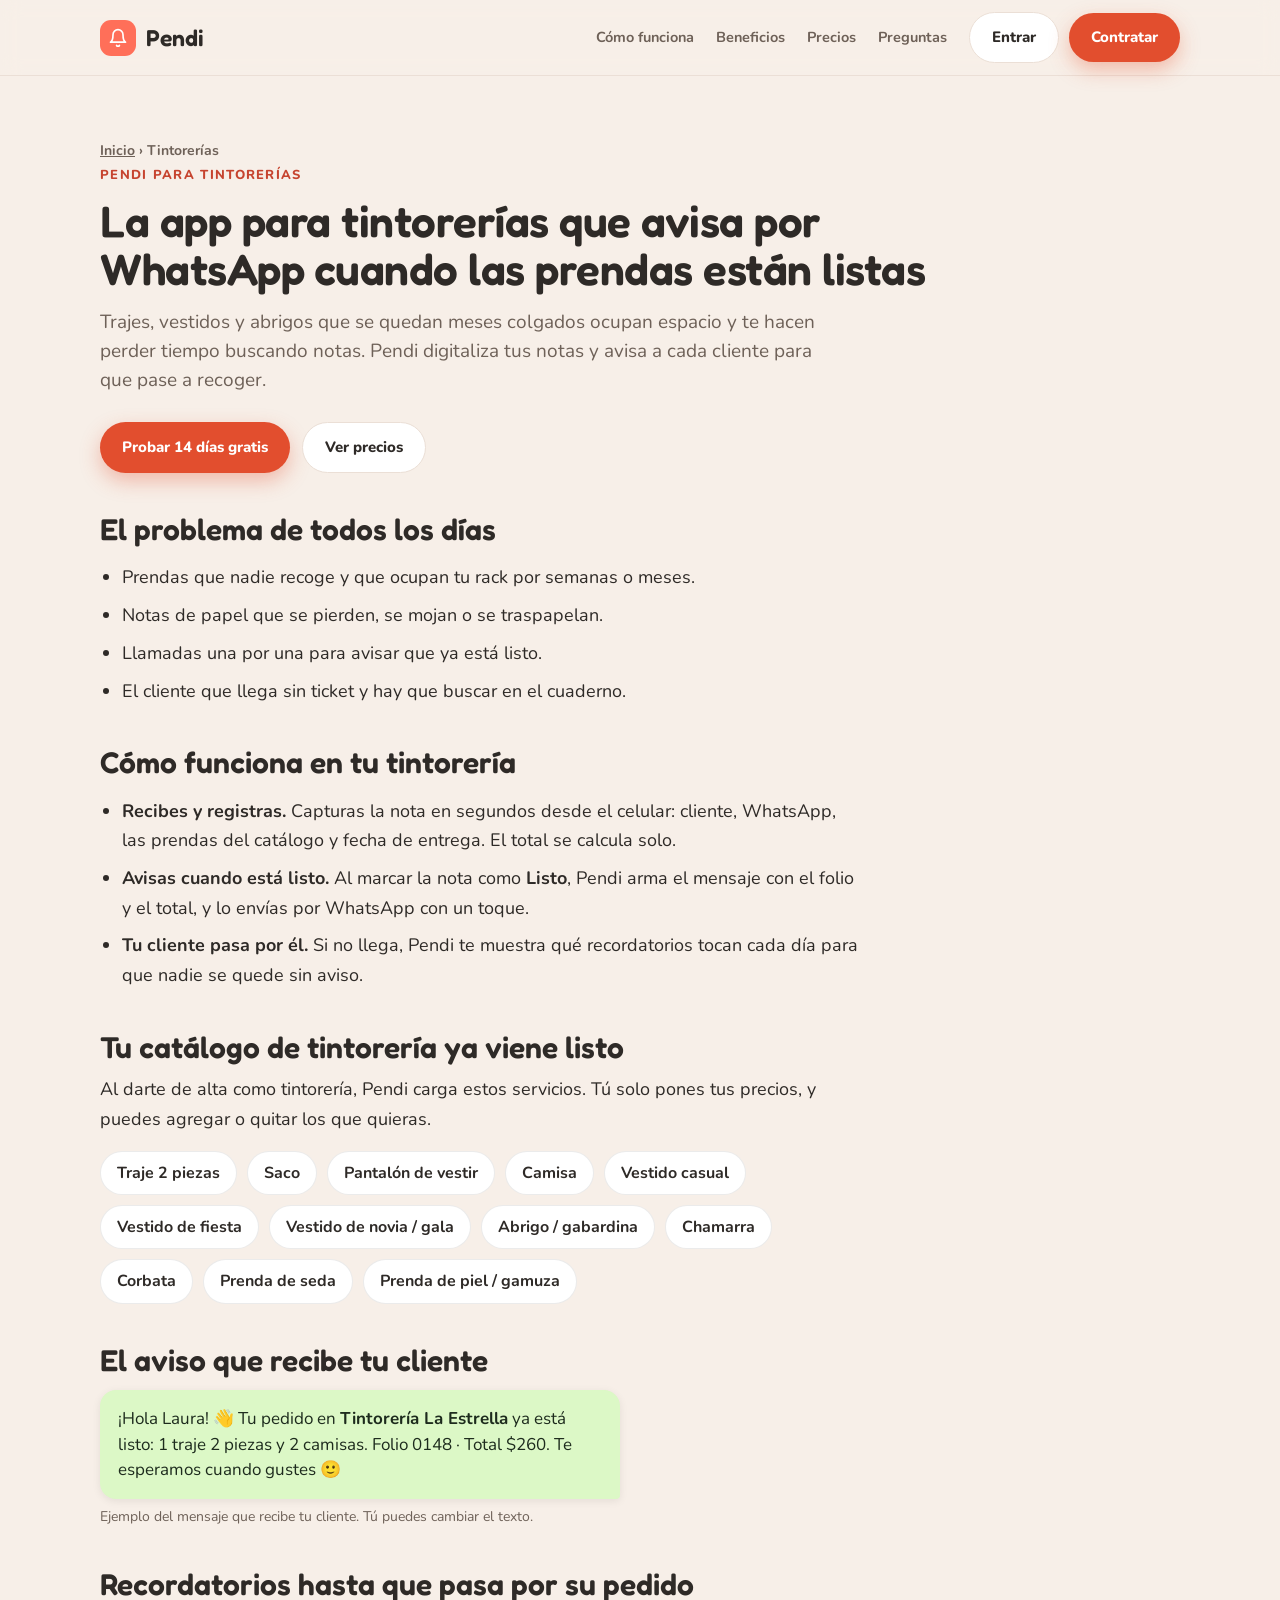
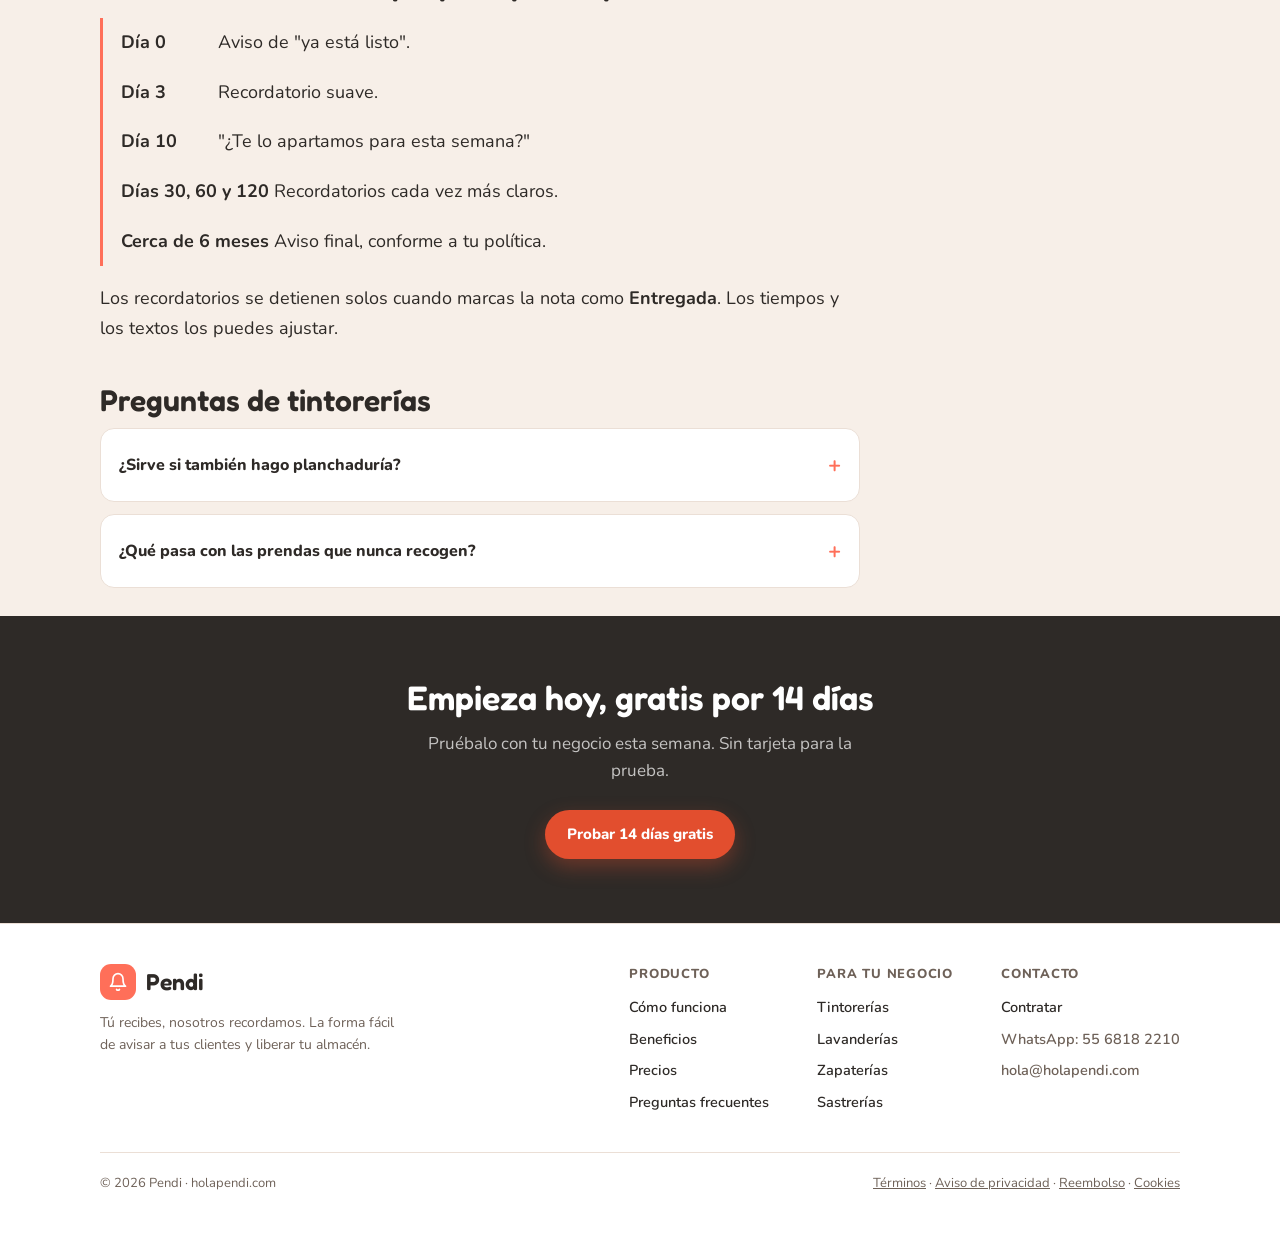
<file: tintorerias/index.html>
<!doctype html>
<html lang="es-MX">
<head>
<meta charset="utf-8">
<title>App para tintorerías con avisos por WhatsApp | Pendi</title>
<meta name="viewport" content="width=device-width, initial-scale=1">
<meta name="description" content="Notas digitales para tu tintorería: avisa por WhatsApp cuando las prendas están listas y recuerda a tus clientes pasar por ellas. Desde $199 MXN al mes.">
<link rel="canonical" href="https://holapendi.com/tintorerias/">
<meta property="og:type" content="website">
<meta property="og:site_name" content="Pendi">
<meta property="og:locale" content="es_MX">
<meta property="og:url" content="https://holapendi.com/tintorerias/">
<meta property="og:title" content="App para tintorerías con avisos por WhatsApp | Pendi">
<meta property="og:description" content="Notas digitales para tu tintorería: avisa por WhatsApp cuando las prendas están listas y recuerda a tus clientes pasar por ellas. Desde $199 MXN al mes.">
<meta property="og:image" content="https://holapendi.com/icon.png">
<meta name="twitter:card" content="summary">
<meta name="theme-color" content="#FF6F59">
<link rel="icon" type="image/png" sizes="32x32" href="/2026-11-16-pendi-favicon-32.png">
<link rel="icon" type="image/png" sizes="512x512" href="/2026-11-16-pendi-icon-512.png">
<link rel="apple-touch-icon" sizes="180x180" href="/2026-11-16-pendi-apple-touch-icon.png">
<link rel="preconnect" href="https://fonts.googleapis.com">
<link rel="preconnect" href="https://fonts.gstatic.com" crossorigin>
<link rel="stylesheet" href="https://fonts.googleapis.com/css2?family=Fredoka:wght@500;600;700&family=Nunito:wght@400;600;700;800&display=swap">
<link rel="stylesheet" href="/2026-11-17-pendi-estilos.css">
<script type="application/ld+json">
{
 "@context": "https://schema.org",
 "@graph": [
  {
   "@type": "BreadcrumbList",
   "itemListElement": [
    {
     "@type": "ListItem",
     "position": 1,
     "name": "Pendi",
     "item": "https://holapendi.com/"
    },
    {
     "@type": "ListItem",
     "position": 2,
     "name": "Tintorerías",
     "item": "https://holapendi.com/tintorerias/"
    }
   ]
  },
  {
   "@type": "WebPage",
   "url": "https://holapendi.com/tintorerias/",
   "name": "App para tintorerías con avisos por WhatsApp | Pendi",
   "description": "Notas digitales para tu tintorería: avisa por WhatsApp cuando las prendas están listas y recuerda a tus clientes pasar por ellas. Desde $199 MXN al mes.",
   "inLanguage": "es-MX",
   "isPartOf": {
    "@id": "https://holapendi.com/#web"
   }
  }
 ]
}
</script>
</head>
<body>

<header class="nav">
  <div class="wrap nav-inner">
    <a class="brand" href="/">
      <span class="logo" aria-hidden="true"><svg viewBox="0 0 24 24" fill="none" stroke="currentColor" stroke-width="2" stroke-linecap="round" stroke-linejoin="round"><path d="M18 8a6 6 0 0 0-12 0c0 7-3 9-3 9h18s-3-2-3-9"/><path d="M13.7 21a2 2 0 0 1-3.4 0"/></svg></span>
      <span class="nm">Pendi</span>
    </a>
    <nav class="nav-links">
      <a class="navlink" href="/#como">Cómo funciona</a>
      <a class="navlink" href="/#beneficios">Beneficios</a>
      <a class="navlink" href="/precios/">Precios</a>
      <a class="navlink" href="/preguntas-frecuentes/">Preguntas</a>
      <div class="nav-cta">
        <a class="btn btn-ghost" href="/instalar.html">Entrar</a>
        <a class="btn btn-primary" href="https://app.holapendi.com/?modo=crear&amp;plan=negocio" data-plan="negocio">Contratar</a>
      </div>
    </nav>
  </div>
</header>

<main id="top">
  <section class="page-hero">
    <div class="wrap">
      <nav class="crumbs" aria-label="Ruta"><a href="/">Inicio</a> › Tintorerías</nav>
      <span class="eyebrow">Pendi para tintorerías</span>
      <h1>La app para tintorerías que avisa por WhatsApp cuando las prendas están listas</h1>
      <p class="lead">Trajes, vestidos y abrigos que se quedan meses colgados ocupan espacio y te hacen perder tiempo buscando notas. Pendi digitaliza tus notas y avisa a cada cliente para que pase a recoger.</p>
      <div class="hero-cta"><a class="btn btn-primary" href="https://app.holapendi.com/?modo=crear&amp;plan=esencial" data-plan="esencial">Probar 14 días gratis</a> <a class="btn btn-ghost" href="/precios/">Ver precios</a></div>
      <div class="prose">
      <h2>El problema de todos los días</h2>
      <ul><li>Prendas que nadie recoge y que ocupan tu rack por semanas o meses.</li><li>Notas de papel que se pierden, se mojan o se traspapelan.</li><li>Llamadas una por una para avisar que ya está listo.</li><li>El cliente que llega sin ticket y hay que buscar en el cuaderno.</li></ul>
      <h2>Cómo funciona en tu tintorería</h2>
      <ul>
        <li><b>Recibes y registras.</b> Capturas la nota en segundos desde el celular: cliente, WhatsApp, las prendas del catálogo y fecha de entrega. El total se calcula solo.</li>
        <li><b>Avisas cuando está listo.</b> Al marcar la nota como <b>Listo</b>, Pendi arma el mensaje con el folio y el total, y lo envías por WhatsApp con un toque.</li>
        <li><b>Tu cliente pasa por él.</b> Si no llega, Pendi te muestra qué recordatorios tocan cada día para que nadie se quede sin aviso.</li>
      </ul>
      <h2>Tu catálogo de tintorería ya viene listo</h2>
      <p>Al darte de alta como tintorería, Pendi carga estos servicios. Tú solo pones tus precios, y puedes agregar o quitar los que quieras.</p>
      <ul class="svc"><li>Traje 2 piezas</li><li>Saco</li><li>Pantalón de vestir</li><li>Camisa</li><li>Vestido casual</li><li>Vestido de fiesta</li><li>Vestido de novia / gala</li><li>Abrigo / gabardina</li><li>Chamarra</li><li>Corbata</li><li>Prenda de seda</li><li>Prenda de piel / gamuza</li></ul>
      <h2>El aviso que recibe tu cliente</h2>
      <div class="wa">¡Hola Laura! 👋 Tu pedido en <b>Tintorería La Estrella</b> ya está listo: 1 traje 2 piezas y 2 camisas. Folio 0148 · Total $260. Te esperamos cuando gustes 🙂</div>
      <p class="wa-note">Ejemplo del mensaje que recibe tu cliente. Tú puedes cambiar el texto.</p>
      <h2>Recordatorios hasta que pasa por su pedido</h2>
      <ul class="timeline">
        <li><b>Día 0</b> Aviso de "ya está listo".</li>
        <li><b>Día 3</b> Recordatorio suave.</li>
        <li><b>Día 10</b> "¿Te lo apartamos para esta semana?"</li>
        <li><b>Días 30, 60 y 120</b> Recordatorios cada vez más claros.</li>
        <li><b>Cerca de 6 meses</b> Aviso final, conforme a tu política.</li>
      </ul>
      <p>Los recordatorios se detienen solos cuando marcas la nota como <b>Entregada</b>. Los tiempos y los textos los puedes ajustar.</p>
      <h2>Preguntas de tintorerías</h2>
      </div>
      <div class="faq" style="margin:0">
        <details><summary>¿Sirve si también hago planchaduría?<span class="plus">+</span></summary><p>Sí. Al darte de alta eliges todos los giros de tu negocio, por ejemplo tintorería y planchaduría, y Pendi carga el catálogo de cada uno.</p></details>
        <details><summary>¿Qué pasa con las prendas que nunca recogen?<span class="plus">+</span></summary><p>Pendi te recuerda avisar a los 3, 10, 30, 60 y 120 días, y cerca de los 6 meses un aviso final conforme a tu política. Todo queda registrado en la nota.</p></details>
      </div>
    </div>
  </section>
  <section class="ctaband">
    <div class="wrap">
      <h2>Empieza hoy, gratis por 14 días</h2>
      <p>Pruébalo con tu negocio esta semana. Sin tarjeta para la prueba.</p>
      <a class="btn btn-primary" href="https://app.holapendi.com/?modo=crear&amp;plan=esencial" data-plan="esencial">Probar 14 días gratis</a>
    </div>
  </section>
</main>

<footer>
  <div class="wrap">
    <div class="foot-grid">
      <div class="foot-brand">
        <a class="brand" href="/"><span class="logo" aria-hidden="true"><svg viewBox="0 0 24 24" fill="none" stroke="currentColor" stroke-width="2" stroke-linecap="round" stroke-linejoin="round"><path d="M18 8a6 6 0 0 0-12 0c0 7-3 9-3 9h18s-3-2-3-9"/><path d="M13.7 21a2 2 0 0 1-3.4 0"/></svg></span><span class="nm">Pendi</span></a>
        <p>Tú recibes, nosotros recordamos. La forma fácil de avisar a tus clientes y liberar tu almacén.</p>
      </div>
      <div class="foot-cols">
        <div class="foot-col">
          <h4>Producto</h4>
          <a href="/#como">Cómo funciona</a>
          <a href="/#beneficios">Beneficios</a>
          <a href="/precios/">Precios</a>
          <a href="/preguntas-frecuentes/">Preguntas frecuentes</a>
        </div>
        <div class="foot-col">
          <h4>Para tu negocio</h4>
          <a href="/tintorerias/">Tintorerías</a>
          <a href="/lavanderias/">Lavanderías</a>
          <a href="/zapaterias/">Zapaterías</a>
          <a href="/sastrerias/">Sastrerías</a>
        </div>
        <div class="foot-col">
          <h4>Contacto</h4>
          <a href="/precios/">Contratar</a>
          <a href="https://wa.me/525568182210" style="display:block;color:var(--muted);font-weight:600;font-size:14.5px;margin-bottom:9px">WhatsApp: 55 6818 2210</a>
          <span style="display:block;color:var(--muted);font-weight:600;font-size:14.5px">hola@holapendi.com</span>
        </div>
      </div>
    </div>
    <div class="foot-bottom">
      <span>© 2026 Pendi · holapendi.com</span>
      <span><a href="/terminos.html">Términos</a> · <a href="/privacidad.html">Aviso de privacidad</a> · <a href="/reembolso.html">Reembolso</a> · <a href="/cookies.html">Cookies</a></span>
    </div>
  </div>
</footer>

</body>
</html>
</file>
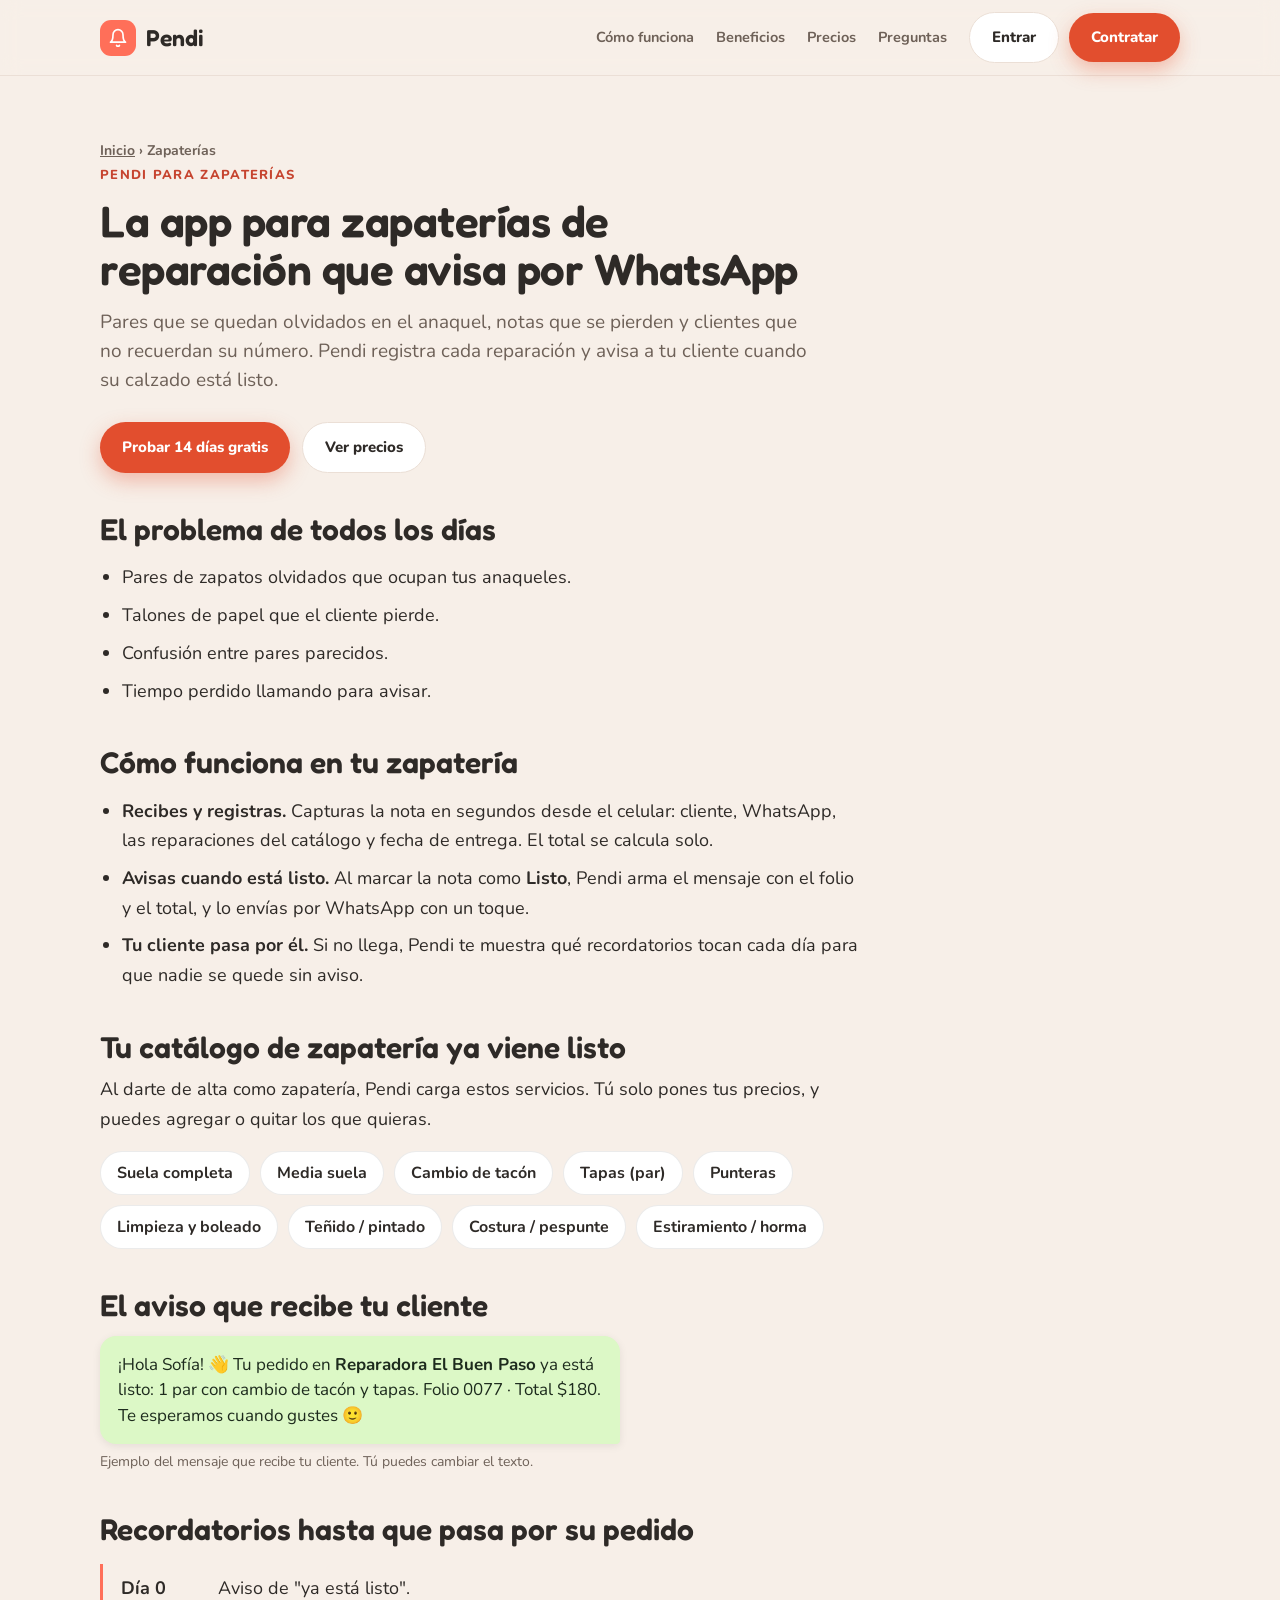
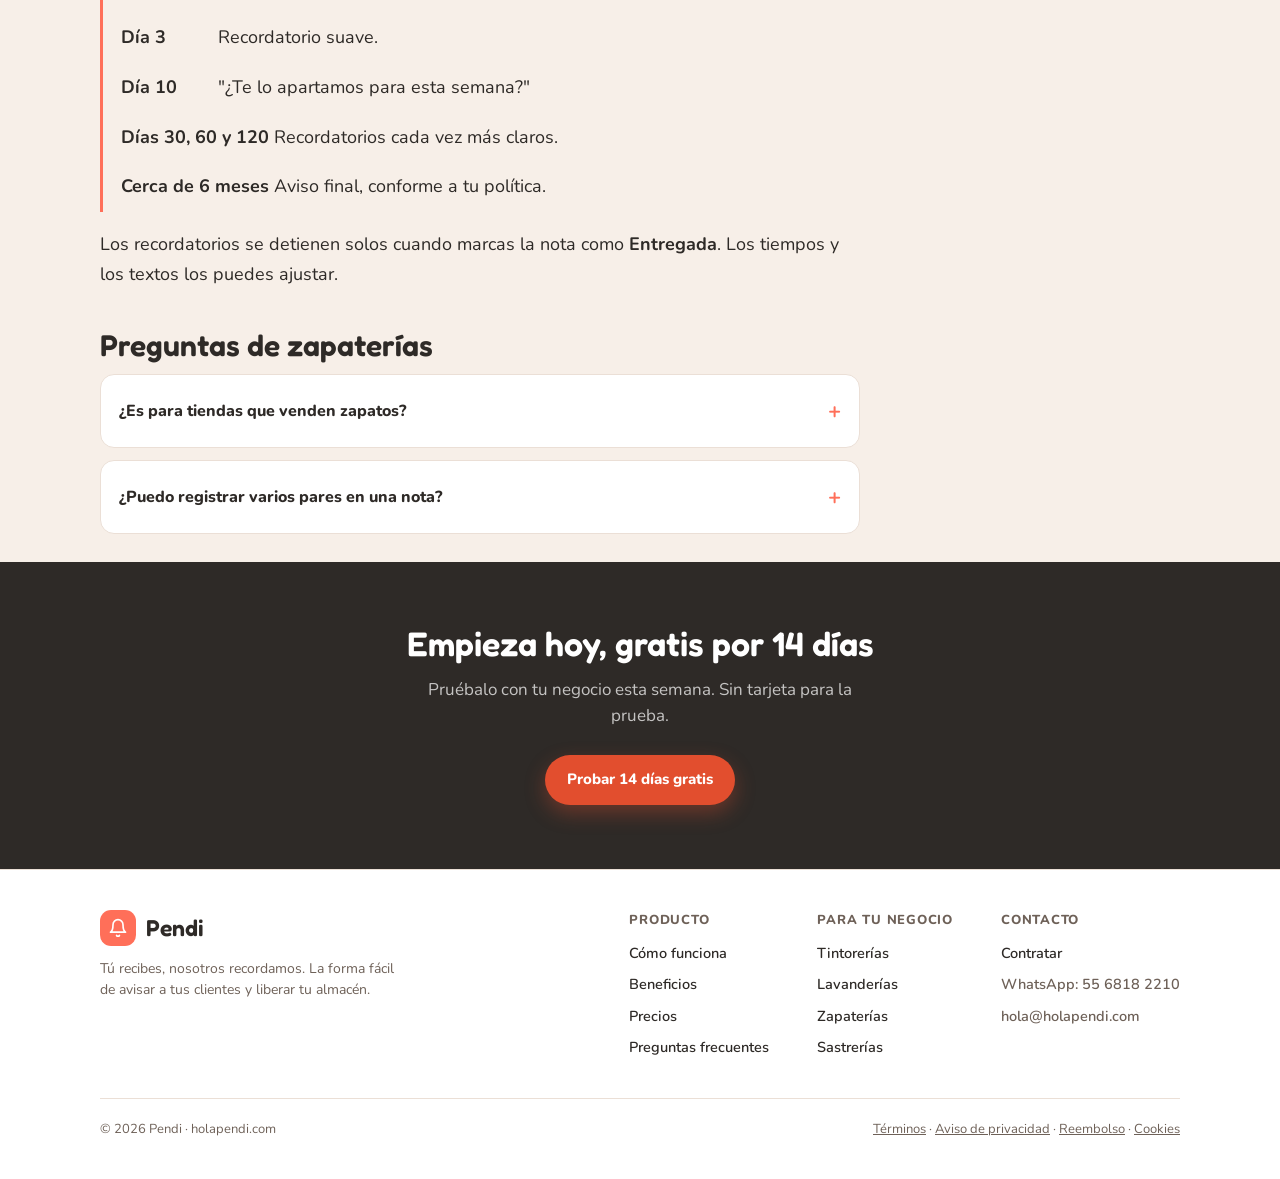
<file: zapaterias/index.html>
<!doctype html>
<html lang="es-MX">
<head>
<meta charset="utf-8">
<title>App para zapaterías y reparación de calzado | Pendi</title>
<meta name="viewport" content="width=device-width, initial-scale=1">
<meta name="description" content="Notas digitales para tu taller de reparación de calzado: registra cada par y avisa por WhatsApp cuando está listo. Desde $199 MXN al mes.">
<link rel="canonical" href="https://holapendi.com/zapaterias/">
<meta property="og:type" content="website">
<meta property="og:site_name" content="Pendi">
<meta property="og:locale" content="es_MX">
<meta property="og:url" content="https://holapendi.com/zapaterias/">
<meta property="og:title" content="App para zapaterías y reparación de calzado | Pendi">
<meta property="og:description" content="Notas digitales para tu taller de reparación de calzado: registra cada par y avisa por WhatsApp cuando está listo. Desde $199 MXN al mes.">
<meta property="og:image" content="https://holapendi.com/icon.png">
<meta name="twitter:card" content="summary">
<meta name="theme-color" content="#FF6F59">
<link rel="icon" type="image/png" sizes="32x32" href="/2026-11-16-pendi-favicon-32.png">
<link rel="icon" type="image/png" sizes="512x512" href="/2026-11-16-pendi-icon-512.png">
<link rel="apple-touch-icon" sizes="180x180" href="/2026-11-16-pendi-apple-touch-icon.png">
<link rel="preconnect" href="https://fonts.googleapis.com">
<link rel="preconnect" href="https://fonts.gstatic.com" crossorigin>
<link rel="stylesheet" href="https://fonts.googleapis.com/css2?family=Fredoka:wght@500;600;700&family=Nunito:wght@400;600;700;800&display=swap">
<link rel="stylesheet" href="/2026-11-17-pendi-estilos.css">
<script type="application/ld+json">
{
 "@context": "https://schema.org",
 "@graph": [
  {
   "@type": "BreadcrumbList",
   "itemListElement": [
    {
     "@type": "ListItem",
     "position": 1,
     "name": "Pendi",
     "item": "https://holapendi.com/"
    },
    {
     "@type": "ListItem",
     "position": 2,
     "name": "Zapaterías",
     "item": "https://holapendi.com/zapaterias/"
    }
   ]
  },
  {
   "@type": "WebPage",
   "url": "https://holapendi.com/zapaterias/",
   "name": "App para zapaterías y reparación de calzado | Pendi",
   "description": "Notas digitales para tu taller de reparación de calzado: registra cada par y avisa por WhatsApp cuando está listo. Desde $199 MXN al mes.",
   "inLanguage": "es-MX",
   "isPartOf": {
    "@id": "https://holapendi.com/#web"
   }
  }
 ]
}
</script>
</head>
<body>

<header class="nav">
  <div class="wrap nav-inner">
    <a class="brand" href="/">
      <span class="logo" aria-hidden="true"><svg viewBox="0 0 24 24" fill="none" stroke="currentColor" stroke-width="2" stroke-linecap="round" stroke-linejoin="round"><path d="M18 8a6 6 0 0 0-12 0c0 7-3 9-3 9h18s-3-2-3-9"/><path d="M13.7 21a2 2 0 0 1-3.4 0"/></svg></span>
      <span class="nm">Pendi</span>
    </a>
    <nav class="nav-links">
      <a class="navlink" href="/#como">Cómo funciona</a>
      <a class="navlink" href="/#beneficios">Beneficios</a>
      <a class="navlink" href="/precios/">Precios</a>
      <a class="navlink" href="/preguntas-frecuentes/">Preguntas</a>
      <div class="nav-cta">
        <a class="btn btn-ghost" href="/instalar.html">Entrar</a>
        <a class="btn btn-primary" href="https://app.holapendi.com/?modo=crear&amp;plan=negocio" data-plan="negocio">Contratar</a>
      </div>
    </nav>
  </div>
</header>

<main id="top">
  <section class="page-hero">
    <div class="wrap">
      <nav class="crumbs" aria-label="Ruta"><a href="/">Inicio</a> › Zapaterías</nav>
      <span class="eyebrow">Pendi para zapaterías</span>
      <h1>La app para zapaterías de reparación que avisa por WhatsApp</h1>
      <p class="lead">Pares que se quedan olvidados en el anaquel, notas que se pierden y clientes que no recuerdan su número. Pendi registra cada reparación y avisa a tu cliente cuando su calzado está listo.</p>
      <div class="hero-cta"><a class="btn btn-primary" href="https://app.holapendi.com/?modo=crear&amp;plan=esencial" data-plan="esencial">Probar 14 días gratis</a> <a class="btn btn-ghost" href="/precios/">Ver precios</a></div>
      <div class="prose">
      <h2>El problema de todos los días</h2>
      <ul><li>Pares de zapatos olvidados que ocupan tus anaqueles.</li><li>Talones de papel que el cliente pierde.</li><li>Confusión entre pares parecidos.</li><li>Tiempo perdido llamando para avisar.</li></ul>
      <h2>Cómo funciona en tu zapatería</h2>
      <ul>
        <li><b>Recibes y registras.</b> Capturas la nota en segundos desde el celular: cliente, WhatsApp, las reparaciones del catálogo y fecha de entrega. El total se calcula solo.</li>
        <li><b>Avisas cuando está listo.</b> Al marcar la nota como <b>Listo</b>, Pendi arma el mensaje con el folio y el total, y lo envías por WhatsApp con un toque.</li>
        <li><b>Tu cliente pasa por él.</b> Si no llega, Pendi te muestra qué recordatorios tocan cada día para que nadie se quede sin aviso.</li>
      </ul>
      <h2>Tu catálogo de zapatería ya viene listo</h2>
      <p>Al darte de alta como zapatería, Pendi carga estos servicios. Tú solo pones tus precios, y puedes agregar o quitar los que quieras.</p>
      <ul class="svc"><li>Suela completa</li><li>Media suela</li><li>Cambio de tacón</li><li>Tapas (par)</li><li>Punteras</li><li>Limpieza y boleado</li><li>Teñido / pintado</li><li>Costura / pespunte</li><li>Estiramiento / horma</li></ul>
      <h2>El aviso que recibe tu cliente</h2>
      <div class="wa">¡Hola Sofía! 👋 Tu pedido en <b>Reparadora El Buen Paso</b> ya está listo: 1 par con cambio de tacón y tapas. Folio 0077 · Total $180. Te esperamos cuando gustes 🙂</div>
      <p class="wa-note">Ejemplo del mensaje que recibe tu cliente. Tú puedes cambiar el texto.</p>
      <h2>Recordatorios hasta que pasa por su pedido</h2>
      <ul class="timeline">
        <li><b>Día 0</b> Aviso de "ya está listo".</li>
        <li><b>Día 3</b> Recordatorio suave.</li>
        <li><b>Día 10</b> "¿Te lo apartamos para esta semana?"</li>
        <li><b>Días 30, 60 y 120</b> Recordatorios cada vez más claros.</li>
        <li><b>Cerca de 6 meses</b> Aviso final, conforme a tu política.</li>
      </ul>
      <p>Los recordatorios se detienen solos cuando marcas la nota como <b>Entregada</b>. Los tiempos y los textos los puedes ajustar.</p>
      <h2>Preguntas de zapaterías</h2>
      </div>
      <div class="faq" style="margin:0">
        <details><summary>¿Es para tiendas que venden zapatos?<span class="plus">+</span></summary><p>No. Pendi es para talleres de <b>reparación de calzado</b>: recibes el par, haces el trabajo y avisas al cliente para que pase por él.</p></details>
        <details><summary>¿Puedo registrar varios pares en una nota?<span class="plus">+</span></summary><p>Sí. Una nota puede llevar varios artículos del catálogo, cada uno con su servicio y su precio.</p></details>
      </div>
    </div>
  </section>
  <section class="ctaband">
    <div class="wrap">
      <h2>Empieza hoy, gratis por 14 días</h2>
      <p>Pruébalo con tu negocio esta semana. Sin tarjeta para la prueba.</p>
      <a class="btn btn-primary" href="https://app.holapendi.com/?modo=crear&amp;plan=esencial" data-plan="esencial">Probar 14 días gratis</a>
    </div>
  </section>
</main>

<footer>
  <div class="wrap">
    <div class="foot-grid">
      <div class="foot-brand">
        <a class="brand" href="/"><span class="logo" aria-hidden="true"><svg viewBox="0 0 24 24" fill="none" stroke="currentColor" stroke-width="2" stroke-linecap="round" stroke-linejoin="round"><path d="M18 8a6 6 0 0 0-12 0c0 7-3 9-3 9h18s-3-2-3-9"/><path d="M13.7 21a2 2 0 0 1-3.4 0"/></svg></span><span class="nm">Pendi</span></a>
        <p>Tú recibes, nosotros recordamos. La forma fácil de avisar a tus clientes y liberar tu almacén.</p>
      </div>
      <div class="foot-cols">
        <div class="foot-col">
          <h4>Producto</h4>
          <a href="/#como">Cómo funciona</a>
          <a href="/#beneficios">Beneficios</a>
          <a href="/precios/">Precios</a>
          <a href="/preguntas-frecuentes/">Preguntas frecuentes</a>
        </div>
        <div class="foot-col">
          <h4>Para tu negocio</h4>
          <a href="/tintorerias/">Tintorerías</a>
          <a href="/lavanderias/">Lavanderías</a>
          <a href="/zapaterias/">Zapaterías</a>
          <a href="/sastrerias/">Sastrerías</a>
        </div>
        <div class="foot-col">
          <h4>Contacto</h4>
          <a href="/precios/">Contratar</a>
          <a href="https://wa.me/525568182210" style="display:block;color:var(--muted);font-weight:600;font-size:14.5px;margin-bottom:9px">WhatsApp: 55 6818 2210</a>
          <span style="display:block;color:var(--muted);font-weight:600;font-size:14.5px">hola@holapendi.com</span>
        </div>
      </div>
    </div>
    <div class="foot-bottom">
      <span>© 2026 Pendi · holapendi.com</span>
      <span><a href="/terminos.html">Términos</a> · <a href="/privacidad.html">Aviso de privacidad</a> · <a href="/reembolso.html">Reembolso</a> · <a href="/cookies.html">Cookies</a></span>
    </div>
  </div>
</footer>

</body>
</html>
</file>
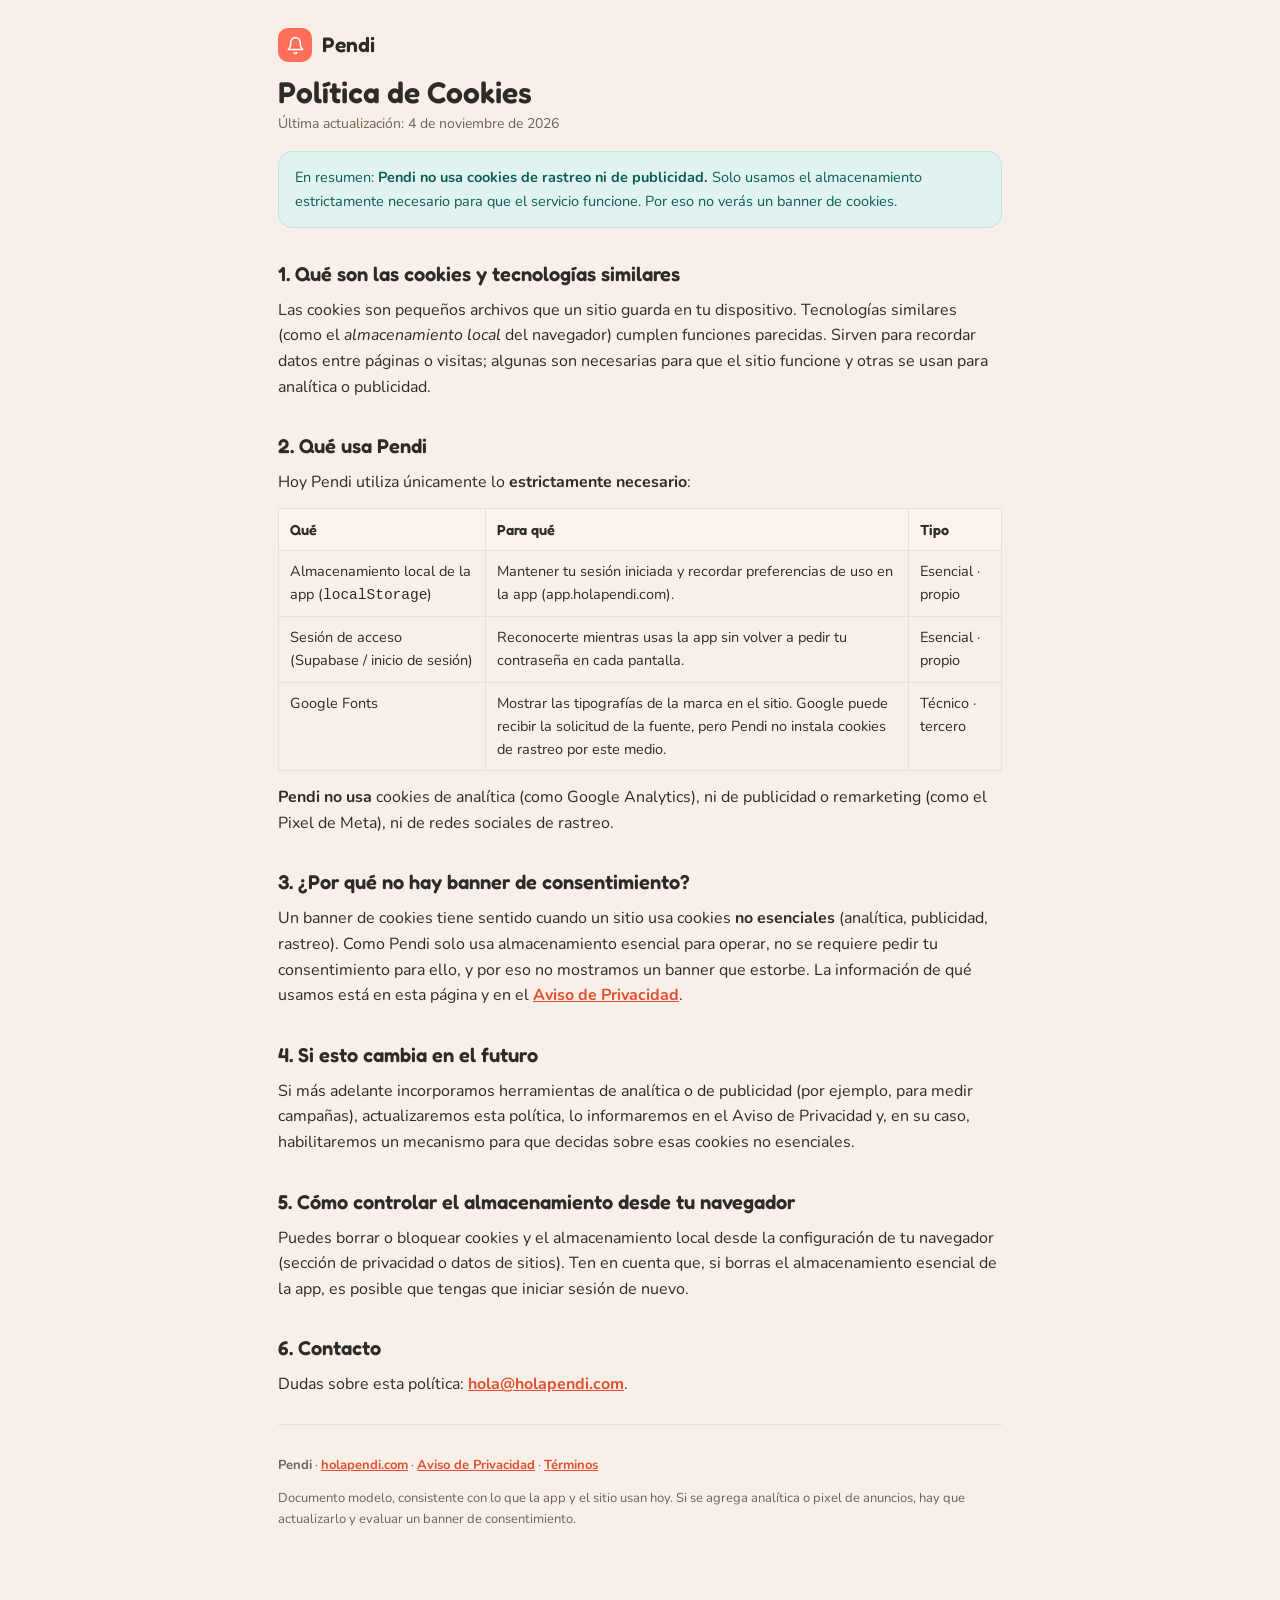
<file: cookies.html>
<!doctype html>
<html lang="es-MX" data-theme="light">
<head>
<meta charset="utf-8">
<meta name="viewport" content="width=device-width, initial-scale=1">
<title>Política de Cookies · Pendi</title>
<link rel="canonical" href="https://holapendi.com/cookies.html">
<link rel="icon" type="image/png" sizes="32x32" href="/2026-11-16-pendi-favicon-32.png">
<link rel="icon" type="image/png" sizes="512x512" href="/2026-11-16-pendi-icon-512.png">
<link rel="apple-touch-icon" sizes="180x180" href="/2026-11-16-pendi-apple-touch-icon.png">
<link rel="preconnect" href="https://fonts.googleapis.com">
<link rel="preconnect" href="https://fonts.gstatic.com" crossorigin>
<link rel="stylesheet" href="https://fonts.googleapis.com/css2?family=Fredoka:wght@500;600;700&family=Nunito:wght@400;600;700;800&display=swap">
<style>
  :root{
    --bg:#F7EFE8; --surface:#FFFFFF; --ink:#2E2A27; --muted:#6E6158; --line:#EBDFD6;
    --primary:#FF6F59; --cta:#E24E2E; --menta:#0C8073; --sol:#FFC247;
    --radius:16px; --shadow-sm:0 1px 2px rgba(46,42,39,.06);
    color-scheme:light;
  }
  *{box-sizing:border-box}
  body{margin:0;background:var(--bg);color:var(--ink);font-family:"Nunito",system-ui,sans-serif;font-size:16px;line-height:1.6;-webkit-font-smoothing:antialiased}
  .wrap{max-width:760px;margin:0 auto;padding:28px 18px 64px}
  .brand{display:flex;align-items:center;gap:10px;margin-bottom:8px}
  .brand .logo{width:34px;height:34px;border-radius:10px;background:var(--primary);display:flex;align-items:center;justify-content:center;color:#fff}
  .brand .logo svg{width:19px;height:19px}
  .brand b{font-family:"Fredoka",system-ui,sans-serif;font-weight:600;font-size:21px}
  h1{font-family:"Fredoka",system-ui,sans-serif;font-weight:600;font-size:30px;line-height:1.1;margin:14px 0 4px}
  .updated{color:var(--muted);font-size:14px;margin:0 0 8px}
  h2{font-family:"Fredoka",system-ui,sans-serif;font-weight:600;font-size:20px;margin:30px 0 8px}
  p{margin:0 0 12px}
  ul{margin:0 0 12px;padding-left:22px}
  li{margin:6px 0}
  a{color:var(--cta);font-weight:700}
  .ref{color:var(--muted);font-size:13px}
  table{width:100%;border-collapse:collapse;margin:10px 0 14px;font-size:14.5px}
  th,td{border:1px solid var(--line);padding:9px 11px;text-align:left;vertical-align:top}
  th{background:#FBF3EC;font-family:"Fredoka",system-ui,sans-serif;font-weight:600}
  .box{background:var(--surface);border:1px solid var(--line);border-radius:var(--radius);padding:16px 18px;margin:14px 0;box-shadow:var(--shadow-sm)}
  .note{background:#E0F3F0;border:1px solid #BfE6DF;border-radius:14px;padding:14px 16px;font-size:14.5px;color:#0b5e54;margin:16px 0}
  hr{border:none;border-top:1px solid var(--line);margin:26px 0}
  footer{color:var(--muted);font-size:13px;margin-top:30px}
  footer a{color:var(--cta)}
</style>
</head>
<body>
  <div class="wrap">
    <div class="brand">
      <span class="logo"><svg viewBox="0 0 24 24" fill="none" stroke="currentColor" stroke-width="2" stroke-linecap="round" stroke-linejoin="round"><path d="M18 8a6 6 0 0 0-12 0c0 7-3 9-3 9h18s-3-2-3-9"/><path d="M13.73 21a2 2 0 0 1-3.46 0"/></svg></span>
      <b>Pendi</b>
    </div>

    <h1>Política de Cookies</h1>
    <p class="updated">Última actualización: 4 de noviembre de 2026</p>

    <div class="note">En resumen: <b>Pendi no usa cookies de rastreo ni de publicidad.</b> Solo usamos el almacenamiento estrictamente necesario para que el servicio funcione. Por eso no verás un banner de cookies.</div>

    <h2>1. Qué son las cookies y tecnologías similares</h2>
    <p>Las cookies son pequeños archivos que un sitio guarda en tu dispositivo. Tecnologías similares (como el <i>almacenamiento local</i> del navegador) cumplen funciones parecidas. Sirven para recordar datos entre páginas o visitas; algunas son necesarias para que el sitio funcione y otras se usan para analítica o publicidad.</p>

    <h2>2. Qué usa Pendi</h2>
    <p>Hoy Pendi utiliza únicamente lo <b>estrictamente necesario</b>:</p>
    <table>
      <tr><th>Qué</th><th>Para qué</th><th>Tipo</th></tr>
      <tr><td>Almacenamiento local de la app (<code>localStorage</code>)</td><td>Mantener tu sesión iniciada y recordar preferencias de uso en la app (app.holapendi.com).</td><td>Esencial · propio</td></tr>
      <tr><td>Sesión de acceso (Supabase / inicio de sesión)</td><td>Reconocerte mientras usas la app sin volver a pedir tu contraseña en cada pantalla.</td><td>Esencial · propio</td></tr>
      <tr><td>Google Fonts</td><td>Mostrar las tipografías de la marca en el sitio. Google puede recibir la solicitud de la fuente, pero Pendi no instala cookies de rastreo por este medio.</td><td>Técnico · tercero</td></tr>
    </table>
    <p><b>Pendi no usa</b> cookies de analítica (como Google Analytics), ni de publicidad o remarketing (como el Pixel de Meta), ni de redes sociales de rastreo.</p>

    <h2>3. ¿Por qué no hay banner de consentimiento?</h2>
    <p>Un banner de cookies tiene sentido cuando un sitio usa cookies <b>no esenciales</b> (analítica, publicidad, rastreo). Como Pendi solo usa almacenamiento esencial para operar, no se requiere pedir tu consentimiento para ello, y por eso no mostramos un banner que estorbe. La información de qué usamos está en esta página y en el <a href="https://holapendi.com/privacidad.html">Aviso de Privacidad</a>.</p>

    <h2>4. Si esto cambia en el futuro</h2>
    <p>Si más adelante incorporamos herramientas de analítica o de publicidad (por ejemplo, para medir campañas), actualizaremos esta política, lo informaremos en el Aviso de Privacidad y, en su caso, habilitaremos un mecanismo para que decidas sobre esas cookies no esenciales.</p>

    <h2>5. Cómo controlar el almacenamiento desde tu navegador</h2>
    <p>Puedes borrar o bloquear cookies y el almacenamiento local desde la configuración de tu navegador (sección de privacidad o datos de sitios). Ten en cuenta que, si borras el almacenamiento esencial de la app, es posible que tengas que iniciar sesión de nuevo.</p>

    <h2>6. Contacto</h2>
    <p>Dudas sobre esta política: <a href="mailto:hola@holapendi.com">hola@holapendi.com</a>.</p>

    <hr>
    <footer>
      <p><b>Pendi</b> · <a href="https://holapendi.com">holapendi.com</a> · <a href="https://holapendi.com/privacidad.html">Aviso de Privacidad</a> · <a href="https://holapendi.com/terminos.html">Términos</a></p>
      <p>Documento modelo, consistente con lo que la app y el sitio usan hoy. Si se agrega analítica o pixel de anuncios, hay que actualizarlo y evaluar un banner de consentimiento.</p>
    </footer>
  </div>
</body>
</html>
</file>
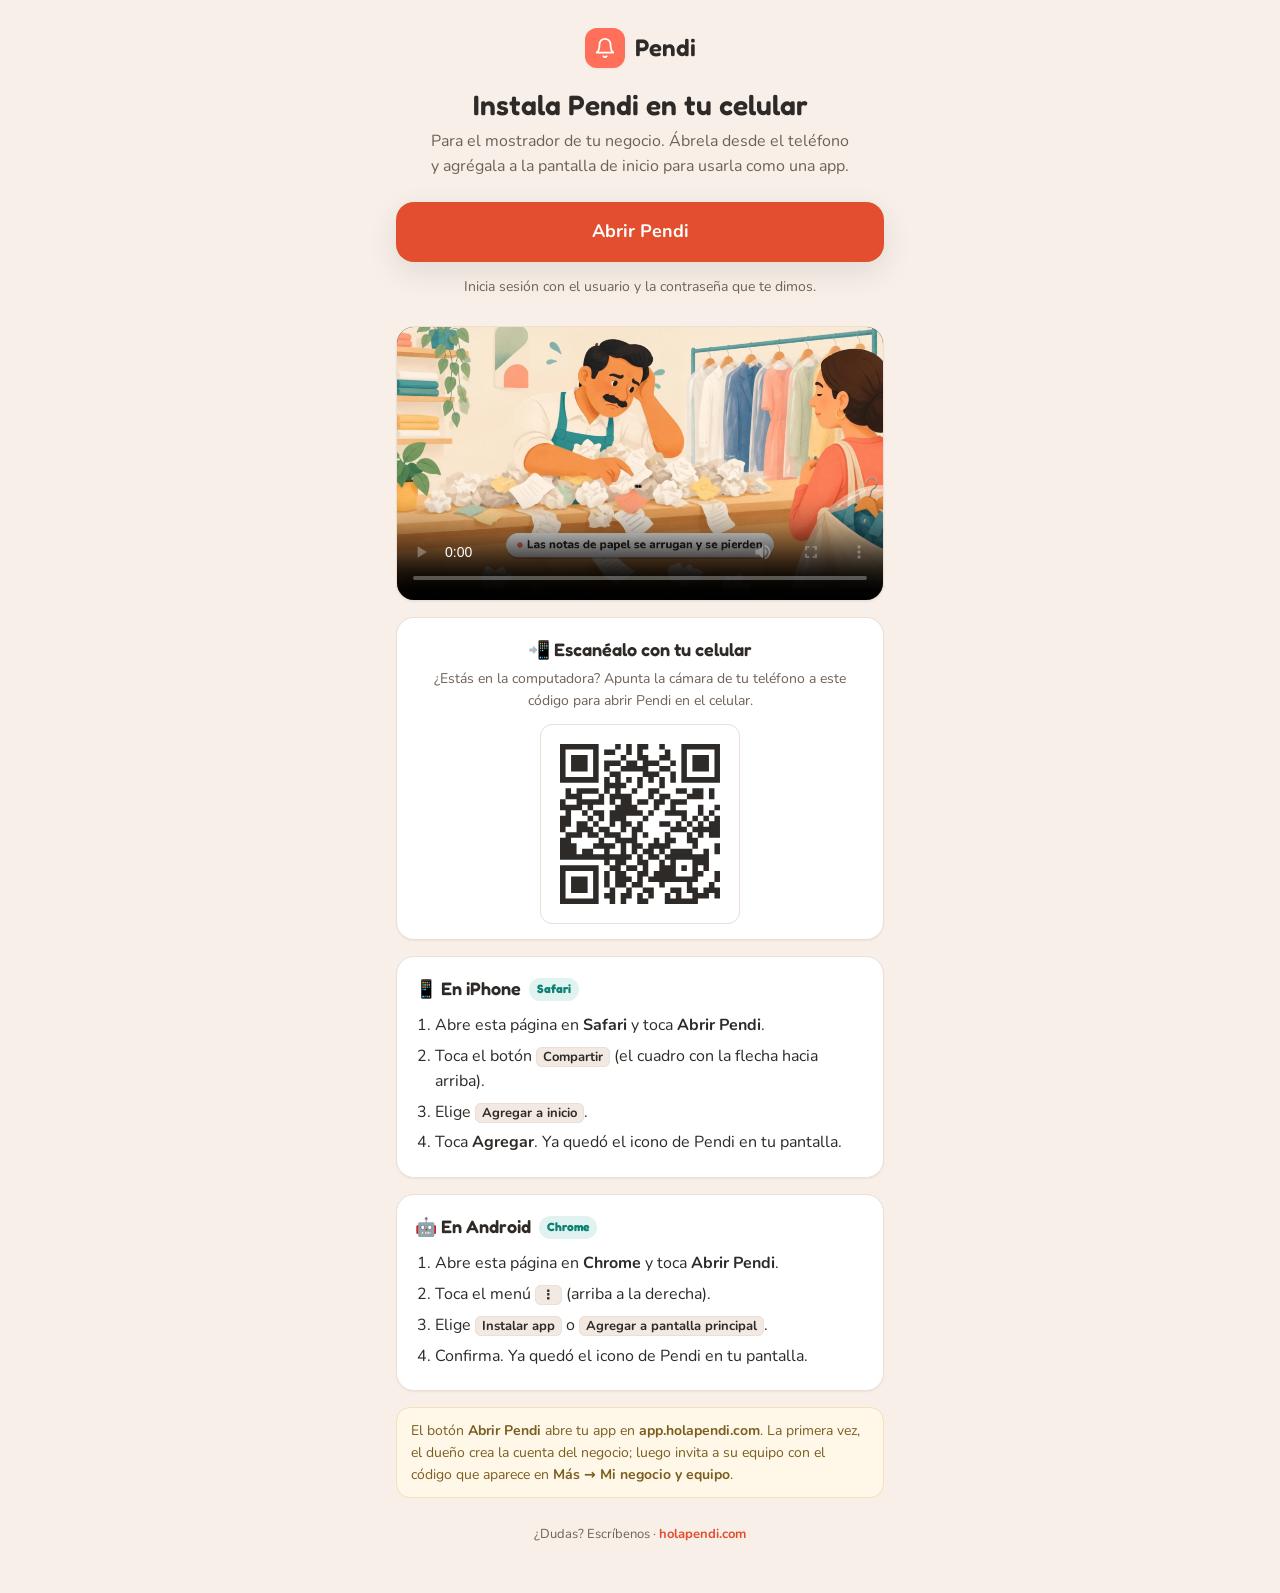
<file: instalar.html>
<!doctype html>
<html lang="es-MX" data-theme="light">
<head>
<meta charset="utf-8">
<meta name="viewport" content="width=device-width, initial-scale=1">
<title>Instala Pendi</title>
<link rel="canonical" href="https://holapendi.com/instalar.html">
<link rel="icon" type="image/png" sizes="32x32" href="/2026-11-16-pendi-favicon-32.png">
<link rel="icon" type="image/png" sizes="512x512" href="/2026-11-16-pendi-icon-512.png">
<link rel="apple-touch-icon" sizes="180x180" href="/2026-11-16-pendi-apple-touch-icon.png">
<link rel="preconnect" href="https://fonts.googleapis.com">
<link rel="preconnect" href="https://fonts.gstatic.com" crossorigin>
<link rel="stylesheet" href="https://fonts.googleapis.com/css2?family=Fredoka:wght@500;600;700&family=Nunito:wght@400;600;700;800&display=swap">
<style>
  :root{
    --bg:#F7EFE8; --surface:#FFFFFF; --ink:#2E2A27; --muted:#6E6158; --line:#EBDFD6;
    --primary:#FF6F59; --cta:#E24E2E; --cta-strong:#CB401F; --menta:#0C8073; --sol:#FFC247;
    --radius:18px; --shadow:0 10px 30px rgba(46,42,39,.10); --shadow-sm:0 1px 2px rgba(46,42,39,.06);
    color-scheme:light;
  }
  *{box-sizing:border-box}
  body{margin:0;background:var(--bg);color:var(--ink);font-family:"Nunito",system-ui,sans-serif;font-size:16px;line-height:1.55;-webkit-font-smoothing:antialiased}
  .wrap{max-width:520px;margin:0 auto;padding:28px 16px 48px}
  .brand{display:flex;align-items:center;gap:10px;justify-content:center;margin-bottom:22px}
  .brand .logo{width:40px;height:40px;border-radius:12px;background:var(--primary);display:flex;align-items:center;justify-content:center;color:#fff;box-shadow:var(--shadow-sm)}
  .brand .logo svg{width:22px;height:22px}
  .brand b{font-family:"Fredoka",system-ui,sans-serif;font-weight:600;font-size:24px}
  h1{font-family:"Fredoka",system-ui,sans-serif;font-weight:600;font-size:28px;line-height:1.1;margin:0 0 8px;text-align:center}
  .sub{color:var(--muted);text-align:center;margin:0 auto 24px;max-width:420px}
  .cta{display:block;width:100%;text-align:center;background:var(--cta);color:#fff;font-weight:700;font-size:18px;padding:16px;border-radius:var(--radius);text-decoration:none;box-shadow:var(--shadow);margin-bottom:10px}
  .hint{text-align:center;color:var(--muted);font-size:14px;margin-bottom:28px}
  .card{background:var(--surface);border:1px solid var(--line);border-radius:var(--radius);padding:18px 18px 8px;margin-bottom:16px;box-shadow:var(--shadow-sm)}
  .card h2{font-family:"Fredoka",system-ui,sans-serif;font-weight:600;font-size:18px;margin:0 0 4px;display:flex;align-items:center;gap:8px}
  .card .tag{font-size:12px;font-weight:700;color:var(--menta);background:#E0F3F0;padding:2px 8px;border-radius:999px}
  ol{margin:10px 0 14px;padding-left:20px}
  ol li{margin:6px 0}
  .note{background:#FFF7E8;border:1px solid #F3E2B8;border-radius:14px;padding:12px 14px;font-size:14px;color:#7a5e1f;margin-top:10px}
  footer{text-align:center;color:var(--muted);font-size:13px;margin-top:26px}
  footer a{color:var(--cta);text-decoration:none;font-weight:700}
  .kbd{background:#F2E9E2;border:1px solid var(--line);border-radius:6px;padding:0 6px;font-weight:700;font-size:13px;white-space:nowrap}
</style>
</head>
<body>
  <div class="wrap">
    <div class="brand">
      <span class="logo"><svg viewBox="0 0 24 24" fill="none" stroke="currentColor" stroke-width="2" stroke-linecap="round" stroke-linejoin="round"><path d="M18 8a6 6 0 0 0-12 0c0 7-3 9-3 9h18s-3-2-3-9"/><path d="M13.73 21a2 2 0 0 1-3.46 0"/></svg></span>
      <b>Pendi</b>
    </div>

    <h1>Instala Pendi en tu celular</h1>
    <p class="sub">Para el mostrador de tu negocio. Ábrela desde el teléfono y agrégala a la pantalla de inicio para usarla como una app.</p>

    <a class="cta" href="https://app.holapendi.com" id="abrir">Abrir Pendi</a>
    <p class="hint">Inicia sesión con el usuario y la contraseña que te dimos.</p>

    <div class="card" style="padding:0;overflow:hidden">
      <video style="width:100%;display:block;background:#000;aspect-ratio:16/9" controls preload="metadata" playsinline poster="2026-11-03-pendi-video-explicativo.jpg">
        <source src="2026-11-03-pendi-video-explicativo.mp4" type="video/mp4">
        Tu navegador no reproduce el video. <a href="2026-11-03-pendi-video-explicativo.mp4">Descárgalo aquí</a>.
      </video>
    </div>

    <div class="card" style="text-align:center">
      <h2 style="justify-content:center">📲 Escanéalo con tu celular</h2>
      <p style="color:var(--muted);margin:0 0 12px;font-size:14px">¿Estás en la computadora? Apunta la cámara de tu teléfono a este código para abrir Pendi en el celular.</p>
      <img src="2026-11-09-qr-instalar.svg" alt="Código QR para abrir Pendi" width="200" height="200" style="width:200px;height:200px;border-radius:12px;border:1px solid var(--line);background:#fff;padding:8px">
    </div>

    <div class="card">
      <h2>📱 En iPhone <span class="tag">Safari</span></h2>
      <ol>
        <li>Abre esta página en <b>Safari</b> y toca <b>Abrir Pendi</b>.</li>
        <li>Toca el botón <span class="kbd">Compartir</span> (el cuadro con la flecha hacia arriba).</li>
        <li>Elige <span class="kbd">Agregar a inicio</span>.</li>
        <li>Toca <b>Agregar</b>. Ya quedó el icono de Pendi en tu pantalla.</li>
      </ol>
    </div>

    <div class="card">
      <h2>🤖 En Android <span class="tag">Chrome</span></h2>
      <ol>
        <li>Abre esta página en <b>Chrome</b> y toca <b>Abrir Pendi</b>.</li>
        <li>Toca el menú <span class="kbd">⋮</span> (arriba a la derecha).</li>
        <li>Elige <span class="kbd">Instalar app</span> o <span class="kbd">Agregar a pantalla principal</span>.</li>
        <li>Confirma. Ya quedó el icono de Pendi en tu pantalla.</li>
      </ol>
    </div>

    <div class="note">El botón <b>Abrir Pendi</b> abre tu app en <b>app.holapendi.com</b>. La primera vez, el dueño crea la cuenta del negocio; luego invita a su equipo con el código que aparece en <b>Más → Mi negocio y equipo</b>.</div>

    <footer>¿Dudas? Escríbenos · <a href="https://holapendi.com">holapendi.com</a></footer>
  </div>
</body>
</html>
</file>
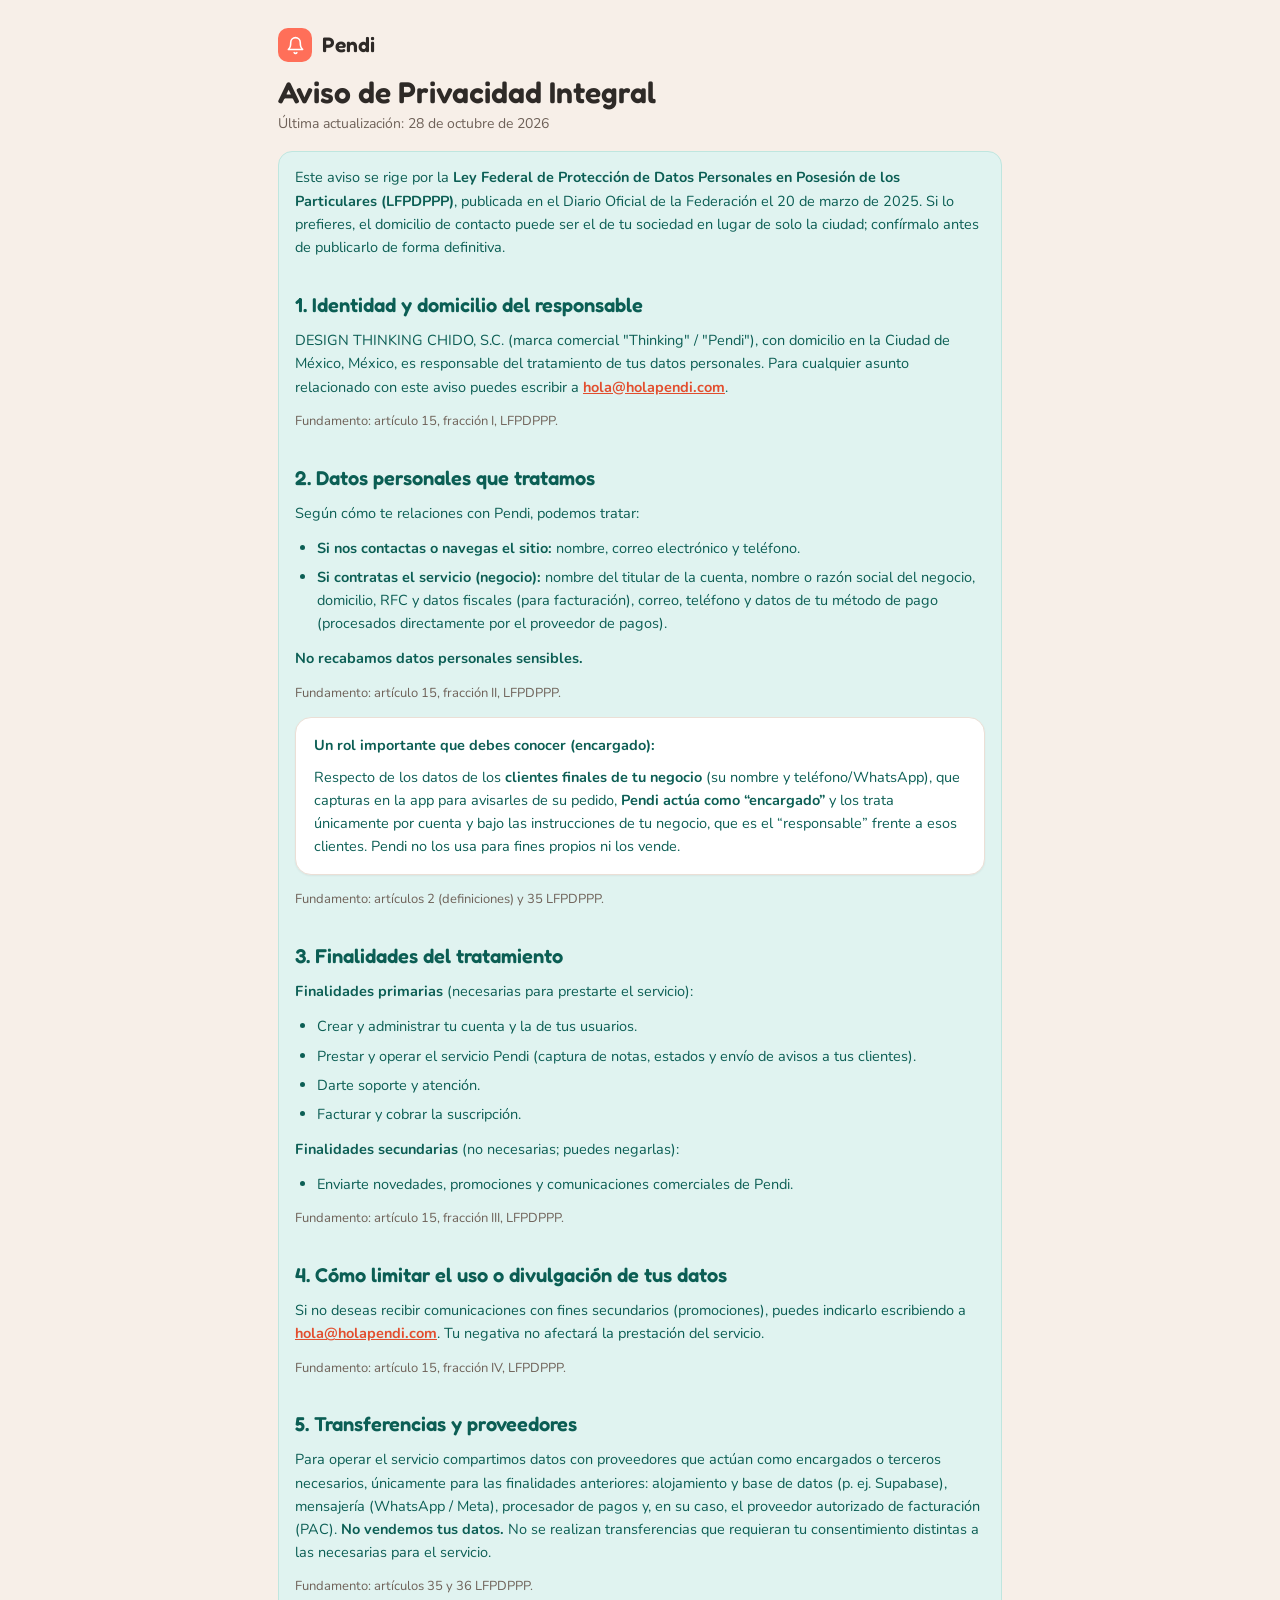
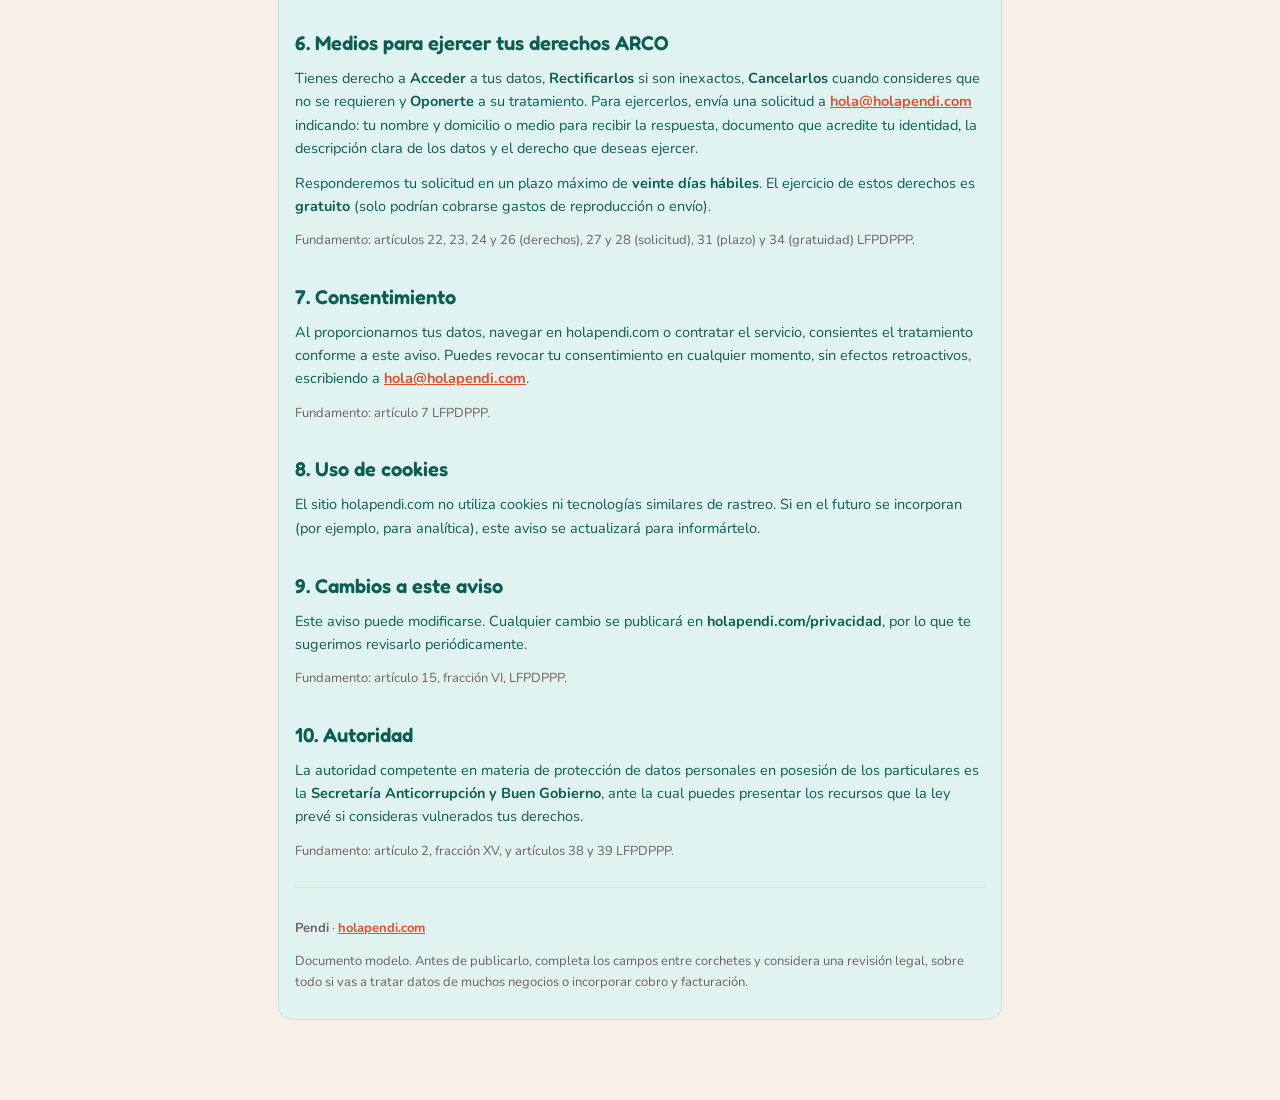
<file: privacidad.html>
<!doctype html>
<html lang="es-MX" data-theme="light">
<head>
<meta charset="utf-8">
<meta name="viewport" content="width=device-width, initial-scale=1">
<title>Aviso de Privacidad · Pendi</title>
<link rel="canonical" href="https://holapendi.com/privacidad.html">
<link rel="icon" type="image/png" sizes="32x32" href="/2026-11-16-pendi-favicon-32.png">
<link rel="icon" type="image/png" sizes="512x512" href="/2026-11-16-pendi-icon-512.png">
<link rel="apple-touch-icon" sizes="180x180" href="/2026-11-16-pendi-apple-touch-icon.png">
<link rel="preconnect" href="https://fonts.googleapis.com">
<link rel="preconnect" href="https://fonts.gstatic.com" crossorigin>
<link rel="stylesheet" href="https://fonts.googleapis.com/css2?family=Fredoka:wght@500;600;700&family=Nunito:wght@400;600;700;800&display=swap">
<style>
  :root{
    --bg:#F7EFE8; --surface:#FFFFFF; --ink:#2E2A27; --muted:#6E6158; --line:#EBDFD6;
    --primary:#FF6F59; --cta:#E24E2E; --menta:#0C8073; --sol:#FFC247;
    --radius:16px; --shadow-sm:0 1px 2px rgba(46,42,39,.06);
    color-scheme:light;
  }
  *{box-sizing:border-box}
  body{margin:0;background:var(--bg);color:var(--ink);font-family:"Nunito",system-ui,sans-serif;font-size:16px;line-height:1.6;-webkit-font-smoothing:antialiased}
  .wrap{max-width:760px;margin:0 auto;padding:28px 18px 64px}
  .brand{display:flex;align-items:center;gap:10px;margin-bottom:8px}
  .brand .logo{width:34px;height:34px;border-radius:10px;background:var(--primary);display:flex;align-items:center;justify-content:center;color:#fff}
  .brand .logo svg{width:19px;height:19px}
  .brand b{font-family:"Fredoka",system-ui,sans-serif;font-weight:600;font-size:21px}
  h1{font-family:"Fredoka",system-ui,sans-serif;font-weight:600;font-size:30px;line-height:1.1;margin:14px 0 4px}
  .updated{color:var(--muted);font-size:14px;margin:0 0 8px}
  h2{font-family:"Fredoka",system-ui,sans-serif;font-weight:600;font-size:20px;margin:30px 0 8px}
  p{margin:0 0 12px}
  ul{margin:0 0 12px;padding-left:22px}
  li{margin:6px 0}
  a{color:var(--cta);font-weight:700}
  .ph{background:#FFF7E8;border:1px solid #F3E2B8;border-radius:6px;padding:0 6px;font-weight:700;color:#7a5e1f}
  .ref{color:var(--muted);font-size:13px}
  .box{background:var(--surface);border:1px solid var(--line);border-radius:var(--radius);padding:16px 18px;margin:14px 0;box-shadow:var(--shadow-sm)}
  .note{background:#E0F3F0;border:1px solid #BfE6DF;border-radius:14px;padding:14px 16px;font-size:14.5px;color:#0b5e54;margin:16px 0}
  hr{border:none;border-top:1px solid var(--line);margin:26px 0}
  footer{color:var(--muted);font-size:13px;margin-top:30px}
  footer a{color:var(--cta)}
</style>
</head>
<body>
  <div class="wrap">
    <div class="brand">
      <span class="logo"><svg viewBox="0 0 24 24" fill="none" stroke="currentColor" stroke-width="2" stroke-linecap="round" stroke-linejoin="round"><path d="M18 8a6 6 0 0 0-12 0c0 7-3 9-3 9h18s-3-2-3-9"/><path d="M13.73 21a2 2 0 0 1-3.46 0"/></svg></span>
      <b>Pendi</b>
    </div>

    <h1>Aviso de Privacidad Integral</h1>
    <p class="updated">Última actualización: 28 de octubre de 2026</p>

    <div class="note">Este aviso se rige por la <b>Ley Federal de Protección de Datos Personales en Posesión de los Particulares (LFPDPPP)</b>, publicada en el Diario Oficial de la Federación el 20 de marzo de 2025. Si lo prefieres, el domicilio de contacto puede ser el de tu sociedad en lugar de solo la ciudad; confírmalo antes de publicarlo de forma definitiva.</p>

    <h2>1. Identidad y domicilio del responsable</h2>
    <p>DESIGN THINKING CHIDO, S.C. (marca comercial "Thinking" / "Pendi"), con domicilio en la Ciudad de México, México, es responsable del tratamiento de tus datos personales. Para cualquier asunto relacionado con este aviso puedes escribir a <a href="mailto:hola@holapendi.com">hola@holapendi.com</a>.</p>
    <p class="ref">Fundamento: artículo 15, fracción I, LFPDPPP.</p>

    <h2>2. Datos personales que tratamos</h2>
    <p>Según cómo te relaciones con Pendi, podemos tratar:</p>
    <ul>
      <li><b>Si nos contactas o navegas el sitio:</b> nombre, correo electrónico y teléfono.</li>
      <li><b>Si contratas el servicio (negocio):</b> nombre del titular de la cuenta, nombre o razón social del negocio, domicilio, RFC y datos fiscales (para facturación), correo, teléfono y datos de tu método de pago (procesados directamente por el proveedor de pagos).</li>
    </ul>
    <p><b>No recabamos datos personales sensibles.</b></p>
    <p class="ref">Fundamento: artículo 15, fracción II, LFPDPPP.</p>

    <div class="box">
      <b>Un rol importante que debes conocer (encargado):</b>
      <p style="margin:8px 0 0">Respecto de los datos de los <b>clientes finales de tu negocio</b> (su nombre y teléfono/WhatsApp), que capturas en la app para avisarles de su pedido, <b>Pendi actúa como “encargado”</b> y los trata únicamente por cuenta y bajo las instrucciones de tu negocio, que es el “responsable” frente a esos clientes. Pendi no los usa para fines propios ni los vende.</p>
    </div>
    <p class="ref">Fundamento: artículos 2 (definiciones) y 35 LFPDPPP.</p>

    <h2>3. Finalidades del tratamiento</h2>
    <p><b>Finalidades primarias</b> (necesarias para prestarte el servicio):</p>
    <ul>
      <li>Crear y administrar tu cuenta y la de tus usuarios.</li>
      <li>Prestar y operar el servicio Pendi (captura de notas, estados y envío de avisos a tus clientes).</li>
      <li>Darte soporte y atención.</li>
      <li>Facturar y cobrar la suscripción.</li>
    </ul>
    <p><b>Finalidades secundarias</b> (no necesarias; puedes negarlas):</p>
    <ul>
      <li>Enviarte novedades, promociones y comunicaciones comerciales de Pendi.</li>
    </ul>
    <p class="ref">Fundamento: artículo 15, fracción III, LFPDPPP.</p>

    <h2>4. Cómo limitar el uso o divulgación de tus datos</h2>
    <p>Si no deseas recibir comunicaciones con fines secundarios (promociones), puedes indicarlo escribiendo a <a href="mailto:hola@holapendi.com">hola@holapendi.com</a>. Tu negativa no afectará la prestación del servicio.</p>
    <p class="ref">Fundamento: artículo 15, fracción IV, LFPDPPP.</p>

    <h2>5. Transferencias y proveedores</h2>
    <p>Para operar el servicio compartimos datos con proveedores que actúan como encargados o terceros necesarios, únicamente para las finalidades anteriores: alojamiento y base de datos (p. ej. Supabase), mensajería (WhatsApp / Meta), procesador de pagos y, en su caso, el proveedor autorizado de facturación (PAC). <b>No vendemos tus datos.</b> No se realizan transferencias que requieran tu consentimiento distintas a las necesarias para el servicio.</p>
    <p class="ref">Fundamento: artículos 35 y 36 LFPDPPP.</p>

    <h2>6. Medios para ejercer tus derechos ARCO</h2>
    <p>Tienes derecho a <b>Acceder</b> a tus datos, <b>Rectificarlos</b> si son inexactos, <b>Cancelarlos</b> cuando consideres que no se requieren y <b>Oponerte</b> a su tratamiento. Para ejercerlos, envía una solicitud a <a href="mailto:hola@holapendi.com">hola@holapendi.com</a> indicando: tu nombre y domicilio o medio para recibir la respuesta, documento que acredite tu identidad, la descripción clara de los datos y el derecho que deseas ejercer.</p>
    <p>Responderemos tu solicitud en un plazo máximo de <b>veinte días hábiles</b>. El ejercicio de estos derechos es <b>gratuito</b> (solo podrían cobrarse gastos de reproducción o envío).</p>
    <p class="ref">Fundamento: artículos 22, 23, 24 y 26 (derechos), 27 y 28 (solicitud), 31 (plazo) y 34 (gratuidad) LFPDPPP.</p>

    <h2>7. Consentimiento</h2>
    <p>Al proporcionarnos tus datos, navegar en holapendi.com o contratar el servicio, consientes el tratamiento conforme a este aviso. Puedes revocar tu consentimiento en cualquier momento, sin efectos retroactivos, escribiendo a <a href="mailto:hola@holapendi.com">hola@holapendi.com</a>.</p>
    <p class="ref">Fundamento: artículo 7 LFPDPPP.</p>

    <h2>8. Uso de cookies</h2>
    <p>El sitio holapendi.com no utiliza cookies ni tecnologías similares de rastreo. Si en el futuro se incorporan (por ejemplo, para analítica), este aviso se actualizará para informártelo.</p>

    <h2>9. Cambios a este aviso</h2>
    <p>Este aviso puede modificarse. Cualquier cambio se publicará en <b>holapendi.com/privacidad</b>, por lo que te sugerimos revisarlo periódicamente.</p>
    <p class="ref">Fundamento: artículo 15, fracción VI, LFPDPPP.</p>

    <h2>10. Autoridad</h2>
    <p>La autoridad competente en materia de protección de datos personales en posesión de los particulares es la <b>Secretaría Anticorrupción y Buen Gobierno</b>, ante la cual puedes presentar los recursos que la ley prevé si consideras vulnerados tus derechos.</p>
    <p class="ref">Fundamento: artículo 2, fracción XV, y artículos 38 y 39 LFPDPPP.</p>

    <hr>
    <footer>
      <p><b>Pendi</b> · <a href="https://holapendi.com">holapendi.com</a></p>
      <p>Documento modelo. Antes de publicarlo, completa los campos entre corchetes y considera una revisión legal, sobre todo si vas a tratar datos de muchos negocios o incorporar cobro y facturación.</p>
    </footer>
  </div>
</body>
</html>
</file>
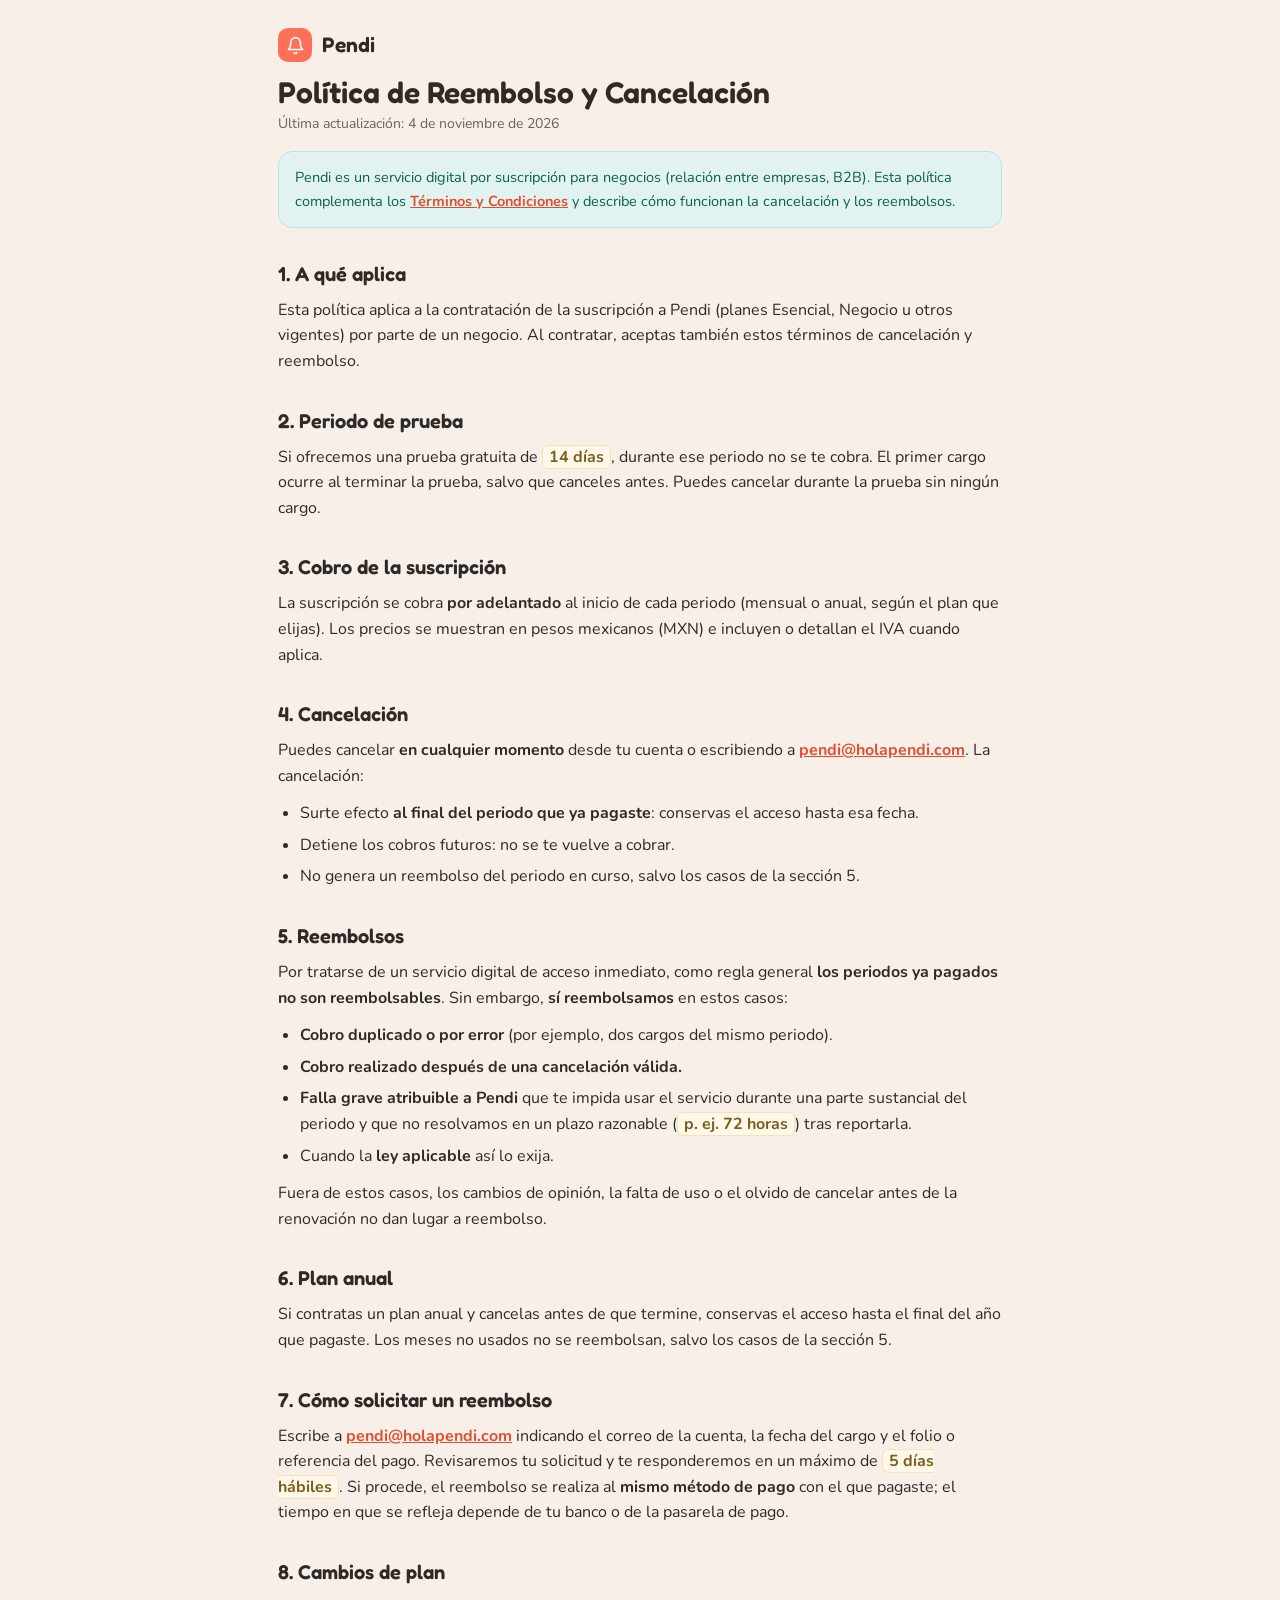
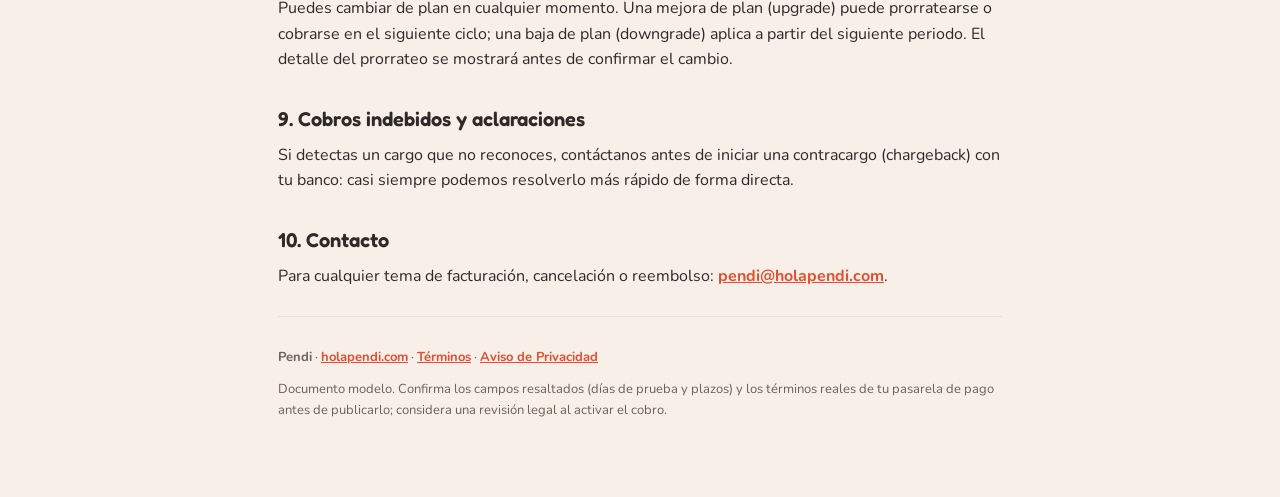
<file: reembolso.html>
<!doctype html>
<html lang="es-MX" data-theme="light">
<head>
<meta charset="utf-8">
<meta name="viewport" content="width=device-width, initial-scale=1">
<title>Política de Reembolso · Pendi</title>
<link rel="canonical" href="https://holapendi.com/reembolso.html">
<link rel="icon" type="image/png" sizes="32x32" href="/2026-11-16-pendi-favicon-32.png">
<link rel="icon" type="image/png" sizes="512x512" href="/2026-11-16-pendi-icon-512.png">
<link rel="apple-touch-icon" sizes="180x180" href="/2026-11-16-pendi-apple-touch-icon.png">
<link rel="preconnect" href="https://fonts.googleapis.com">
<link rel="preconnect" href="https://fonts.gstatic.com" crossorigin>
<link rel="stylesheet" href="https://fonts.googleapis.com/css2?family=Fredoka:wght@500;600;700&family=Nunito:wght@400;600;700;800&display=swap">
<style>
  :root{
    --bg:#F7EFE8; --surface:#FFFFFF; --ink:#2E2A27; --muted:#6E6158; --line:#EBDFD6;
    --primary:#FF6F59; --cta:#E24E2E; --menta:#0C8073; --sol:#FFC247;
    --radius:16px; --shadow-sm:0 1px 2px rgba(46,42,39,.06);
    color-scheme:light;
  }
  *{box-sizing:border-box}
  body{margin:0;background:var(--bg);color:var(--ink);font-family:"Nunito",system-ui,sans-serif;font-size:16px;line-height:1.6;-webkit-font-smoothing:antialiased}
  .wrap{max-width:760px;margin:0 auto;padding:28px 18px 64px}
  .brand{display:flex;align-items:center;gap:10px;margin-bottom:8px}
  .brand .logo{width:34px;height:34px;border-radius:10px;background:var(--primary);display:flex;align-items:center;justify-content:center;color:#fff}
  .brand .logo svg{width:19px;height:19px}
  .brand b{font-family:"Fredoka",system-ui,sans-serif;font-weight:600;font-size:21px}
  h1{font-family:"Fredoka",system-ui,sans-serif;font-weight:600;font-size:30px;line-height:1.1;margin:14px 0 4px}
  .updated{color:var(--muted);font-size:14px;margin:0 0 8px}
  h2{font-family:"Fredoka",system-ui,sans-serif;font-weight:600;font-size:20px;margin:30px 0 8px}
  p{margin:0 0 12px}
  ul{margin:0 0 12px;padding-left:22px}
  li{margin:6px 0}
  a{color:var(--cta);font-weight:700}
  .ph{background:#FFF7E8;border:1px solid #F3E2B8;border-radius:6px;padding:0 6px;font-weight:700;color:#7a5e1f}
  .ref{color:var(--muted);font-size:13px}
  .box{background:var(--surface);border:1px solid var(--line);border-radius:var(--radius);padding:16px 18px;margin:14px 0;box-shadow:var(--shadow-sm)}
  .note{background:#E0F3F0;border:1px solid #BfE6DF;border-radius:14px;padding:14px 16px;font-size:14.5px;color:#0b5e54;margin:16px 0}
  hr{border:none;border-top:1px solid var(--line);margin:26px 0}
  footer{color:var(--muted);font-size:13px;margin-top:30px}
  footer a{color:var(--cta)}
</style>
</head>
<body>
  <div class="wrap">
    <div class="brand">
      <span class="logo"><svg viewBox="0 0 24 24" fill="none" stroke="currentColor" stroke-width="2" stroke-linecap="round" stroke-linejoin="round"><path d="M18 8a6 6 0 0 0-12 0c0 7-3 9-3 9h18s-3-2-3-9"/><path d="M13.73 21a2 2 0 0 1-3.46 0"/></svg></span>
      <b>Pendi</b>
    </div>

    <h1>Política de Reembolso y Cancelación</h1>
    <p class="updated">Última actualización: 4 de noviembre de 2026</p>

    <div class="note">Pendi es un servicio digital por suscripción para negocios (relación entre empresas, B2B). Esta política complementa los <a href="https://holapendi.com/terminos.html">Términos y Condiciones</a> y describe cómo funcionan la cancelación y los reembolsos.</div>

    <h2>1. A qué aplica</h2>
    <p>Esta política aplica a la contratación de la suscripción a Pendi (planes Esencial, Negocio u otros vigentes) por parte de un negocio. Al contratar, aceptas también estos términos de cancelación y reembolso.</p>

    <h2>2. Periodo de prueba</h2>
    <p>Si ofrecemos una prueba gratuita de <span class="ph">14 días</span>, durante ese periodo no se te cobra. El primer cargo ocurre al terminar la prueba, salvo que canceles antes. Puedes cancelar durante la prueba sin ningún cargo.</p>

    <h2>3. Cobro de la suscripción</h2>
    <p>La suscripción se cobra <b>por adelantado</b> al inicio de cada periodo (mensual o anual, según el plan que elijas). Los precios se muestran en pesos mexicanos (MXN) e incluyen o detallan el IVA cuando aplica.</p>

    <h2>4. Cancelación</h2>
    <p>Puedes cancelar <b>en cualquier momento</b> desde tu cuenta o escribiendo a <a href="mailto:pendi@holapendi.com">pendi@holapendi.com</a>. La cancelación:</p>
    <ul>
      <li>Surte efecto <b>al final del periodo que ya pagaste</b>: conservas el acceso hasta esa fecha.</li>
      <li>Detiene los cobros futuros: no se te vuelve a cobrar.</li>
      <li>No genera un reembolso del periodo en curso, salvo los casos de la sección 5.</li>
    </ul>

    <h2>5. Reembolsos</h2>
    <p>Por tratarse de un servicio digital de acceso inmediato, como regla general <b>los periodos ya pagados no son reembolsables</b>. Sin embargo, <b>sí reembolsamos</b> en estos casos:</p>
    <ul>
      <li><b>Cobro duplicado o por error</b> (por ejemplo, dos cargos del mismo periodo).</li>
      <li><b>Cobro realizado después de una cancelación válida.</b></li>
      <li><b>Falla grave atribuible a Pendi</b> que te impida usar el servicio durante una parte sustancial del periodo y que no resolvamos en un plazo razonable (<span class="ph">p. ej. 72 horas</span>) tras reportarla.</li>
      <li>Cuando la <b>ley aplicable</b> así lo exija.</li>
    </ul>
    <p>Fuera de estos casos, los cambios de opinión, la falta de uso o el olvido de cancelar antes de la renovación no dan lugar a reembolso.</p>

    <h2>6. Plan anual</h2>
    <p>Si contratas un plan anual y cancelas antes de que termine, conservas el acceso hasta el final del año que pagaste. Los meses no usados no se reembolsan, salvo los casos de la sección 5.</p>

    <h2>7. Cómo solicitar un reembolso</h2>
    <p>Escribe a <a href="mailto:pendi@holapendi.com">pendi@holapendi.com</a> indicando el correo de la cuenta, la fecha del cargo y el folio o referencia del pago. Revisaremos tu solicitud y te responderemos en un máximo de <span class="ph">5 días hábiles</span>. Si procede, el reembolso se realiza al <b>mismo método de pago</b> con el que pagaste; el tiempo en que se refleja depende de tu banco o de la pasarela de pago.</p>

    <h2>8. Cambios de plan</h2>
    <p>Puedes cambiar de plan en cualquier momento. Una mejora de plan (upgrade) puede prorratearse o cobrarse en el siguiente ciclo; una baja de plan (downgrade) aplica a partir del siguiente periodo. El detalle del prorrateo se mostrará antes de confirmar el cambio.</p>

    <h2>9. Cobros indebidos y aclaraciones</h2>
    <p>Si detectas un cargo que no reconoces, contáctanos antes de iniciar una contracargo (chargeback) con tu banco: casi siempre podemos resolverlo más rápido de forma directa.</p>

    <h2>10. Contacto</h2>
    <p>Para cualquier tema de facturación, cancelación o reembolso: <a href="mailto:pendi@holapendi.com">pendi@holapendi.com</a>.</p>

    <hr>
    <footer>
      <p><b>Pendi</b> · <a href="https://holapendi.com">holapendi.com</a> · <a href="https://holapendi.com/terminos.html">Términos</a> · <a href="https://holapendi.com/privacidad.html">Aviso de Privacidad</a></p>
      <p>Documento modelo. Confirma los campos resaltados (días de prueba y plazos) y los términos reales de tu pasarela de pago antes de publicarlo; considera una revisión legal al activar el cobro.</p>
    </footer>
  </div>
</body>
</html>
</file>
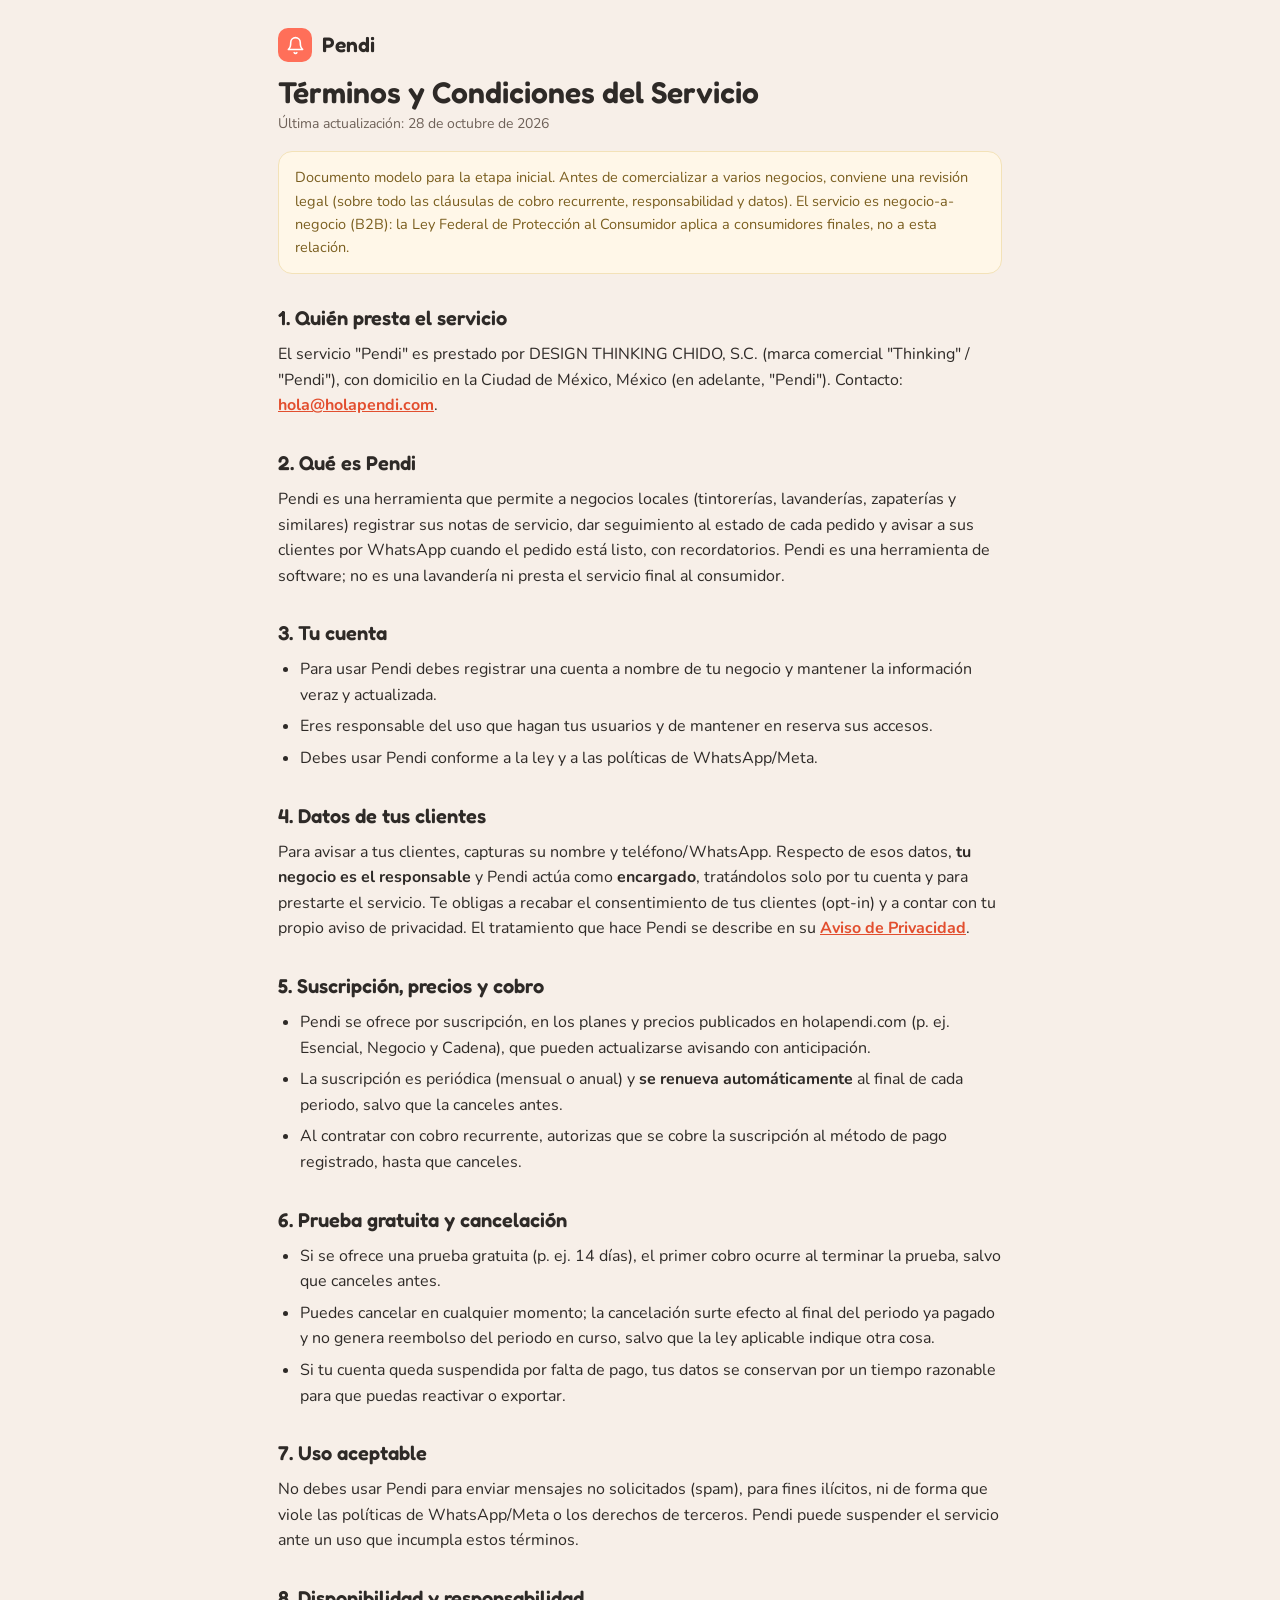
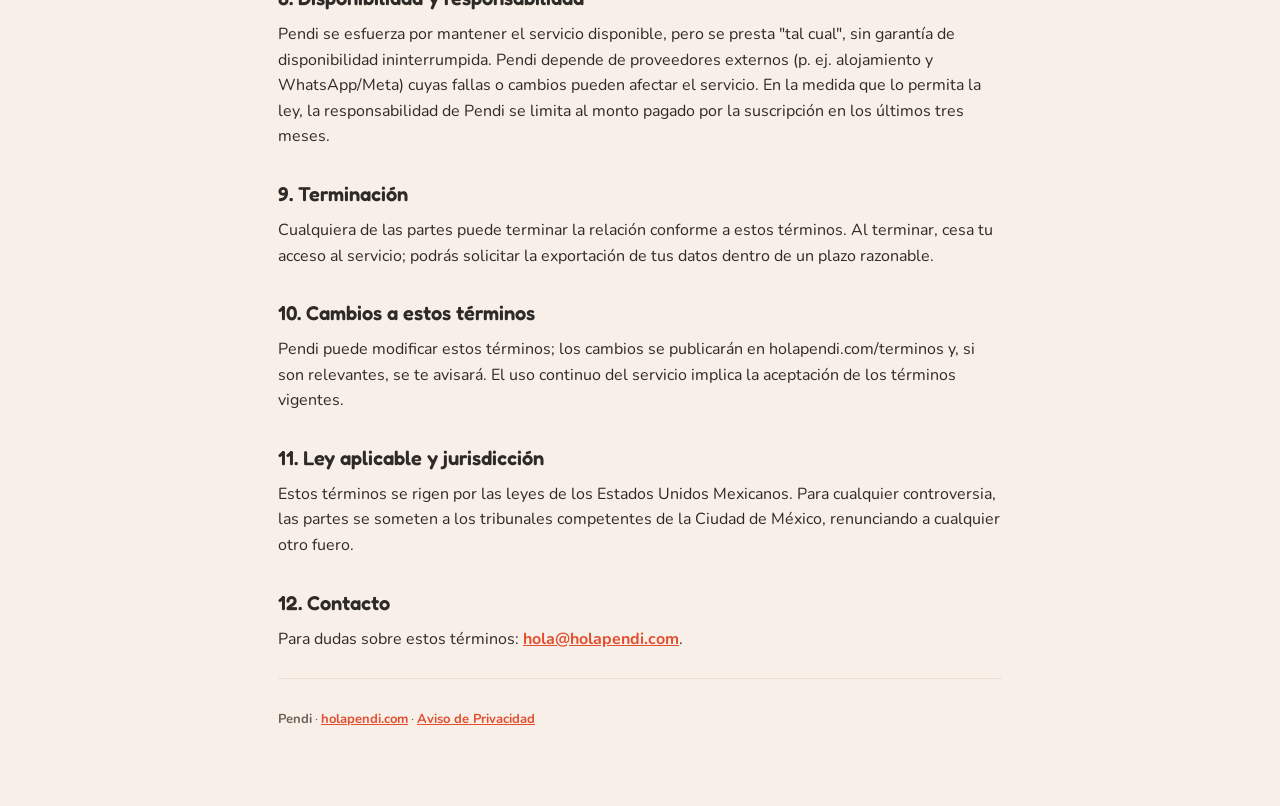
<file: terminos.html>
<!doctype html>
<html lang="es-MX" data-theme="light">
<head>
<meta charset="utf-8">
<meta name="viewport" content="width=device-width, initial-scale=1">
<title>Términos y Condiciones · Pendi</title>
<meta name="description" content="Términos y condiciones del servicio de suscripción Pendi.">
<link rel="canonical" href="https://holapendi.com/terminos.html">
<link rel="icon" type="image/png" sizes="32x32" href="/2026-11-16-pendi-favicon-32.png">
<link rel="icon" type="image/png" sizes="512x512" href="/2026-11-16-pendi-icon-512.png">
<link rel="apple-touch-icon" sizes="180x180" href="/2026-11-16-pendi-apple-touch-icon.png">
<link rel="preconnect" href="https://fonts.googleapis.com">
<link rel="preconnect" href="https://fonts.gstatic.com" crossorigin>
<link rel="stylesheet" href="https://fonts.googleapis.com/css2?family=Fredoka:wght@500;600;700&family=Nunito:wght@400;600;700;800&display=swap">
<style>
  :root{--bg:#F7EFE8;--surface:#FFFFFF;--ink:#2E2A27;--muted:#6E6158;--line:#EBDFD6;--primary:#FF6F59;--cta:#E24E2E;--menta:#0C8073;--radius:16px;--shadow-sm:0 1px 2px rgba(46,42,39,.06);color-scheme:light;}
  *{box-sizing:border-box}
  body{margin:0;background:var(--bg);color:var(--ink);font-family:"Nunito",system-ui,sans-serif;font-size:16px;line-height:1.6;-webkit-font-smoothing:antialiased}
  .wrap{max-width:760px;margin:0 auto;padding:28px 18px 64px}
  .brand{display:flex;align-items:center;gap:10px;margin-bottom:8px}
  .brand .logo{width:34px;height:34px;border-radius:10px;background:var(--primary);display:flex;align-items:center;justify-content:center;color:#fff}
  .brand .logo svg{width:19px;height:19px}
  .brand b{font-family:"Fredoka",system-ui,sans-serif;font-weight:600;font-size:21px}
  h1{font-family:"Fredoka",system-ui,sans-serif;font-weight:600;font-size:30px;line-height:1.1;margin:14px 0 4px}
  .updated{color:var(--muted);font-size:14px;margin:0 0 8px}
  h2{font-family:"Fredoka",system-ui,sans-serif;font-weight:600;font-size:20px;margin:28px 0 8px}
  p{margin:0 0 12px}
  ul{margin:0 0 12px;padding-left:22px}
  li{margin:6px 0}
  a{color:var(--cta);font-weight:700}
  .note{background:#FFF7E8;border:1px solid #F3E2B8;border-radius:14px;padding:14px 16px;font-size:14.5px;color:#7a5e1f;margin:16px 0}
  hr{border:none;border-top:1px solid var(--line);margin:26px 0}
  footer{color:var(--muted);font-size:13px;margin-top:30px}
  footer a{color:var(--cta)}
</style>
</head>
<body>
  <div class="wrap">
    <div class="brand">
      <span class="logo"><svg viewBox="0 0 24 24" fill="none" stroke="currentColor" stroke-width="2" stroke-linecap="round" stroke-linejoin="round"><path d="M18 8a6 6 0 0 0-12 0c0 7-3 9-3 9h18s-3-2-3-9"/><path d="M13.73 21a2 2 0 0 1-3.46 0"/></svg></span>
      <b>Pendi</b>
    </div>

    <h1>Términos y Condiciones del Servicio</h1>
    <p class="updated">Última actualización: 28 de octubre de 2026</p>

    <div class="note">Documento modelo para la etapa inicial. Antes de comercializar a varios negocios, conviene una revisión legal (sobre todo las cláusulas de cobro recurrente, responsabilidad y datos). El servicio es negocio-a-negocio (B2B): la Ley Federal de Protección al Consumidor aplica a consumidores finales, no a esta relación.</div>

    <h2>1. Quién presta el servicio</h2>
    <p>El servicio "Pendi" es prestado por DESIGN THINKING CHIDO, S.C. (marca comercial "Thinking" / "Pendi"), con domicilio en la Ciudad de México, México (en adelante, "Pendi"). Contacto: <a href="mailto:hola@holapendi.com">hola@holapendi.com</a>.</p>

    <h2>2. Qué es Pendi</h2>
    <p>Pendi es una herramienta que permite a negocios locales (tintorerías, lavanderías, zapaterías y similares) registrar sus notas de servicio, dar seguimiento al estado de cada pedido y avisar a sus clientes por WhatsApp cuando el pedido está listo, con recordatorios. Pendi es una herramienta de software; no es una lavandería ni presta el servicio final al consumidor.</p>

    <h2>3. Tu cuenta</h2>
    <ul>
      <li>Para usar Pendi debes registrar una cuenta a nombre de tu negocio y mantener la información veraz y actualizada.</li>
      <li>Eres responsable del uso que hagan tus usuarios y de mantener en reserva sus accesos.</li>
      <li>Debes usar Pendi conforme a la ley y a las políticas de WhatsApp/Meta.</li>
    </ul>

    <h2>4. Datos de tus clientes</h2>
    <p>Para avisar a tus clientes, capturas su nombre y teléfono/WhatsApp. Respecto de esos datos, <b>tu negocio es el responsable</b> y Pendi actúa como <b>encargado</b>, tratándolos solo por tu cuenta y para prestarte el servicio. Te obligas a recabar el consentimiento de tus clientes (opt-in) y a contar con tu propio aviso de privacidad. El tratamiento que hace Pendi se describe en su <a href="/privacidad.html">Aviso de Privacidad</a>.</p>

    <h2>5. Suscripción, precios y cobro</h2>
    <ul>
      <li>Pendi se ofrece por suscripción, en los planes y precios publicados en holapendi.com (p. ej. Esencial, Negocio y Cadena), que pueden actualizarse avisando con anticipación.</li>
      <li>La suscripción es periódica (mensual o anual) y <b>se renueva automáticamente</b> al final de cada periodo, salvo que la canceles antes.</li>
      <li>Al contratar con cobro recurrente, autorizas que se cobre la suscripción al método de pago registrado, hasta que canceles.</li>
    </ul>

    <h2>6. Prueba gratuita y cancelación</h2>
    <ul>
      <li>Si se ofrece una prueba gratuita (p. ej. 14 días), el primer cobro ocurre al terminar la prueba, salvo que canceles antes.</li>
      <li>Puedes cancelar en cualquier momento; la cancelación surte efecto al final del periodo ya pagado y no genera reembolso del periodo en curso, salvo que la ley aplicable indique otra cosa.</li>
      <li>Si tu cuenta queda suspendida por falta de pago, tus datos se conservan por un tiempo razonable para que puedas reactivar o exportar.</li>
    </ul>

    <h2>7. Uso aceptable</h2>
    <p>No debes usar Pendi para enviar mensajes no solicitados (spam), para fines ilícitos, ni de forma que viole las políticas de WhatsApp/Meta o los derechos de terceros. Pendi puede suspender el servicio ante un uso que incumpla estos términos.</p>

    <h2>8. Disponibilidad y responsabilidad</h2>
    <p>Pendi se esfuerza por mantener el servicio disponible, pero se presta "tal cual", sin garantía de disponibilidad ininterrumpida. Pendi depende de proveedores externos (p. ej. alojamiento y WhatsApp/Meta) cuyas fallas o cambios pueden afectar el servicio. En la medida que lo permita la ley, la responsabilidad de Pendi se limita al monto pagado por la suscripción en los últimos tres meses.</p>

    <h2>9. Terminación</h2>
    <p>Cualquiera de las partes puede terminar la relación conforme a estos términos. Al terminar, cesa tu acceso al servicio; podrás solicitar la exportación de tus datos dentro de un plazo razonable.</p>

    <h2>10. Cambios a estos términos</h2>
    <p>Pendi puede modificar estos términos; los cambios se publicarán en holapendi.com/terminos y, si son relevantes, se te avisará. El uso continuo del servicio implica la aceptación de los términos vigentes.</p>

    <h2>11. Ley aplicable y jurisdicción</h2>
    <p>Estos términos se rigen por las leyes de los Estados Unidos Mexicanos. Para cualquier controversia, las partes se someten a los tribunales competentes de la Ciudad de México, renunciando a cualquier otro fuero.</p>

    <h2>12. Contacto</h2>
    <p>Para dudas sobre estos términos: <a href="mailto:hola@holapendi.com">hola@holapendi.com</a>.</p>

    <hr>
    <footer><p><b>Pendi</b> · <a href="https://holapendi.com">holapendi.com</a> · <a href="/privacidad.html">Aviso de Privacidad</a></p></footer>
  </div>
</body>
</html>
</file>
<file: 2026-11-17-pendi-estilos.css>
/* Layout: scrolling marketing landing; sticky nav; hero + cómo funciona + beneficios + precios + faq + contratación. */
  /* Brand Pendi: coral primary, menta accent, sol highlight, warm neutrals; Fredoka + Nunito. */
  :root {
    --bg: #F7EFE8;
    --surface: #FFFFFF;
    --surface-2: #FBF5F1;
    --ink: #2E2A27;
    --muted: #6E6158;
    --line: #EBDFD6;
    --primary: #FF6F59;
    --primary-ink: #C6442F;
    --primary-strong: #EC5234;
    --cta: #E24E2E;
    --cta-strong: #CB401F;
    --menta: #0C8073;
    --menta-soft: #E0F3F0;
    --sol: #FFC247;
    --wa: #1FA855;
    --wa-bubble: #D8FDD2;
    --wa-bubble-ink: #103623;
    --radius: 18px;
    --shadow-sm: 0 1px 2px rgba(46,42,39,.06);
    --shadow: 0 10px 30px rgba(46,42,39,.10);
    --shadow-lg: 0 24px 60px rgba(46,42,39,.16);
    color-scheme: light;
  }
  @media (prefers-color-scheme: dark) {
    :root[data-theme="dark"] {
      --bg: #17120F;
      --surface: #241C18;
      --surface-2: #1D1611;
      --ink: #F3EBE4;
      --muted: #B3A69C;
      --line: #382E27;
      --primary: #FF8470;
      --primary-ink: #FF9D8C;
      --primary-strong: #FF6F59;
      --cta: #E8613F;
      --cta-strong: #FF7A5E;
      --menta: #35C7B6;
      --menta-soft: #10332E;
      --sol: #F0B94A;
      --wa: #2CC265;
      --wa-bubble: #1C3A2A;
      --wa-bubble-ink: #D6F3DF;
      --shadow-sm: 0 1px 2px rgba(0,0,0,.4);
      --shadow: 0 10px 30px rgba(0,0,0,.4);
      --shadow-lg: 0 24px 60px rgba(0,0,0,.5);
      color-scheme: dark;
    }
  }
  :root[data-theme="dark"] {
    --bg: #17120F;
    --surface: #241C18;
    --surface-2: #1D1611;
    --ink: #F3EBE4;
    --muted: #B3A69C;
    --line: #382E27;
    --primary: #FF8470;
    --primary-ink: #FF9D8C;
    --primary-strong: #FF6F59;
    --cta: #E8613F;
    --cta-strong: #FF7A5E;
    --menta: #35C7B6;
    --menta-soft: #10332E;
    --sol: #F0B94A;
    --wa: #2CC265;
    --wa-bubble: #1C3A2A;
    --wa-bubble-ink: #D6F3DF;
    --shadow-sm: 0 1px 2px rgba(0,0,0,.4);
    --shadow: 0 10px 30px rgba(0,0,0,.4);
    --shadow-lg: 0 24px 60px rgba(0,0,0,.5);
    color-scheme: dark;
  }

  * { box-sizing: border-box; }
  html { scroll-behavior: smooth; }
  @media (prefers-reduced-motion: reduce) { html { scroll-behavior: auto; } * { transition: none !important; animation: none !important; } }
  body {
    margin: 0; background: var(--bg); color: var(--ink);
    font-family: "Nunito", system-ui, -apple-system, sans-serif;
    font-size: 16px; line-height: 1.55; -webkit-font-smoothing: antialiased;
  }
  h1, h2, h3 { font-family: "Fredoka", system-ui, sans-serif; font-weight: 600; line-height: 1.08; margin: 0; text-wrap: balance; }
  p { margin: 0; }
  a { color: inherit; }
  img { max-width: 100%; }

  .wrap { max-width: 1120px; margin: 0 auto; padding-left: max(20px, env(safe-area-inset-left, 0px)); padding-right: max(20px, env(safe-area-inset-right, 0px)); }

  .btn { display: inline-flex; align-items: center; justify-content: center; gap: 8px; font: inherit; font-weight: 800; font-size: 15px; cursor: pointer; border: 0; border-radius: 999px; padding: 13px 22px; text-decoration: none; transition: transform .12s, background .15s; }
  .btn:active { transform: translateY(1px); }
  .btn-primary { background: var(--cta); color: #fff; box-shadow: 0 8px 20px rgba(226,78,46,.34); }
  .btn-primary:hover { background: var(--cta-strong); }
  .btn-ghost { background: var(--surface); color: var(--ink); border: 1.5px solid var(--line); }
  .btn-ghost:hover { border-color: var(--primary); }
  .btn svg { width: 18px; height: 18px; }

  /* NAV */
  header.nav { position: sticky; top: env(safe-area-inset-top, 0px); z-index: 30; background: color-mix(in srgb, var(--bg) 88%, transparent); backdrop-filter: blur(10px); border-bottom: 1px solid var(--line); }
  body::before { content: ""; position: fixed; inset: 0 0 auto; height: env(safe-area-inset-top, 0px); background: var(--bg); z-index: 31; }
  .nav-inner { display: flex; align-items: center; gap: 16px; padding-block: 12px; }
  .brand { display: flex; align-items: center; gap: 10px; text-decoration: none; }
  .logo { width: 36px; height: 36px; border-radius: 11px; flex: none; display: grid; place-items: center; background: var(--primary); color: #fff; }
  .logo svg { width: 20px; height: 20px; }
  .brand .nm { font-family: "Fredoka", system-ui, sans-serif; font-weight: 600; font-size: 23px; color: var(--ink); }
  .nav-links { margin-left: auto; display: flex; align-items: center; gap: 22px; }
  .nav-links a.navlink { font-weight: 700; font-size: 14.5px; color: var(--muted); text-decoration: none; }
  .nav-links a.navlink:hover { color: var(--ink); }
  .nav-cta { display: flex; align-items: center; gap: 10px; }
  @media (max-width: 760px) { .nav-links .navlink { display: none; } }

  section { padding-block: 64px; }
  .eyebrow { font-weight: 800; font-size: 13px; letter-spacing: .1em; text-transform: uppercase; color: var(--primary-ink); }

  /* HERO */
  .hero-grid { display: grid; grid-template-columns: 1.1fr .9fr; gap: 48px; align-items: center; }
  .hero h1 { font-size: 52px; letter-spacing: -.5px; }
  .hero h1 .hl { color: var(--primary); }
  .hero p.lead { font-size: 19px; color: var(--muted); margin-top: 18px; max-width: 30ch; }
  .hero-cta { display: flex; flex-wrap: wrap; gap: 12px; margin-top: 26px; }
  .hero-note { margin-top: 14px; font-size: 13.5px; color: var(--muted); font-weight: 600; }
  @media (max-width: 820px) { .hero-grid { grid-template-columns: 1fr; gap: 36px; } .hero h1 { font-size: 40px; } .hero p.lead { max-width: none; } }

  /* Phone mockup */
  .phone { position: relative; justify-self: center; width: 268px; background: var(--ink); border-radius: 34px; padding: 11px; box-shadow: var(--shadow-lg); }
  .phone::before { content: ""; position: absolute; inset: -54px -34px; border-radius: 50%; z-index: -1; background: radial-gradient(60% 58% at 50% 42%, color-mix(in srgb, var(--menta) 24%, transparent), transparent 72%); }
  .phone::after { content: ""; position: absolute; width: 120px; height: 120px; right: -30px; bottom: -24px; border-radius: 50%; z-index: -1; background: radial-gradient(circle, color-mix(in srgb, var(--sol) 30%, transparent), transparent 70%); }
  .hero-art { position: relative; justify-self: center; width: 100%; max-width: 500px; }
  .hero-art img { width: 100%; height: auto; display: block; border-radius: 24px; box-shadow: var(--shadow-lg); }
  .hero-art::before { content: ""; position: absolute; inset: -42px -30px; border-radius: 50%; z-index: -1; background: radial-gradient(60% 58% at 50% 45%, color-mix(in srgb, var(--menta) 20%, transparent), transparent 72%); }
  .phone-screen { background: linear-gradient(180deg, var(--menta-soft), var(--surface)); border-radius: 24px; overflow: hidden; min-height: 440px; display: flex; flex-direction: column; }
  .pscreen-top { background: var(--wa); color: #fff; padding: 14px 14px 12px; display: flex; align-items: center; gap: 10px; }
  .pscreen-top .pav { width: 30px; height: 30px; border-radius: 50%; background: rgba(255,255,255,.25); display: grid; place-items: center; font-weight: 800; font-size: 12px; flex: none; }
  .pscreen-top .pnm { font-weight: 800; font-size: 14px; }
  .pscreen-top .pst { font-size: 10.5px; opacity: .85; }
  .pscreen-body { padding: 16px 13px; display: flex; flex-direction: column; gap: 10px; flex: 1; }
  .pbubble { align-self: flex-end; max-width: 92%; background: var(--wa-bubble); color: var(--wa-bubble-ink); padding: 10px 12px 8px; border-radius: 13px 13px 4px 13px; font-size: 13.5px; line-height: 1.42; box-shadow: var(--shadow-sm); }
  .pbubble .pt { display: block; font-size: 10px; text-align: right; opacity: .55; margin-top: 4px; }

  /* strip */
  .strip { background: var(--surface); border-block: 1px solid var(--line); }
  .strip .wrap { display: flex; flex-wrap: wrap; gap: 14px 34px; justify-content: center; padding-block: 22px; }
  .strip .item { display: flex; align-items: center; gap: 9px; font-weight: 700; font-size: 14.5px; color: var(--muted); }
  .strip .item svg { width: 19px; height: 19px; color: var(--menta); flex: none; }

  .trust { background: var(--surface-2); border-block: 1px solid var(--line); }
  .trust .wrap { display: grid; grid-template-columns: repeat(4, minmax(0, 1fr)); gap: 18px; padding-block: 34px; }
  .trust .t { display: flex; flex-direction: column; align-items: center; text-align: center; gap: 9px; }
  .trust .ic { width: 46px; height: 46px; border-radius: 13px; display: grid; place-items: center; background: var(--menta-soft); color: var(--menta); }
  .trust .ic svg { width: 23px; height: 23px; }
  .trust .t b { font-size: 14.5px; }
  .trust .t span { font-size: 12.5px; color: var(--muted); line-height: 1.35; }
  @media (max-width: 680px) { .trust .wrap { grid-template-columns: repeat(2, minmax(0, 1fr)); gap: 24px 14px; } }

  .sec-head { text-align: center; max-width: 620px; margin: 0 auto 44px; }
  .sec-head h2 { font-size: 34px; margin-top: 10px; }
  .sec-head p { color: var(--muted); font-size: 17px; margin-top: 12px; }

  /* steps */
  .steps { display: grid; grid-template-columns: repeat(3, minmax(0, 1fr)); gap: 22px; }
  .step { background: var(--surface); border: 1px solid var(--line); border-radius: var(--radius); padding: 26px 22px; }
  .step .num { font-family: "Fredoka", system-ui, sans-serif; font-weight: 700; font-size: 15px; width: 38px; height: 38px; border-radius: 11px; background: var(--menta-soft); color: var(--menta); display: grid; place-items: center; margin-bottom: 16px; }
  .step-img { width: 100%; height: auto; aspect-ratio: 1 / 1; object-fit: cover; border-radius: 14px; display: block; margin-bottom: 16px; background: var(--surface-2); }
  .step h3 { font-size: 20px; }
  .step p { color: var(--muted); font-size: 15px; margin-top: 8px; }
  @media (max-width: 760px) { .steps { grid-template-columns: 1fr; } }

  /* benefits */
  .benefits { background: var(--surface); border-block: 1px solid var(--line); }
  .bgrid { display: grid; grid-template-columns: repeat(2, minmax(0, 1fr)); gap: 20px; }
  .bcard { display: flex; gap: 15px; align-items: flex-start; padding: 22px; border: 1px solid var(--line); border-radius: var(--radius); background: var(--surface-2); }
  .bcard .ic { width: 44px; height: 44px; border-radius: 12px; flex: none; display: grid; place-items: center; background: color-mix(in srgb, var(--primary) 14%, var(--surface)); color: var(--primary-ink); }
  .bcard .ic svg { width: 22px; height: 22px; }
  .bcard h3 { font-size: 18px; }
  .bcard p { color: var(--muted); font-size: 14.5px; margin-top: 5px; }
  @media (max-width: 680px) { .bgrid { grid-template-columns: 1fr; } }

  /* pricing */
  .toggle { display: inline-flex; background: var(--surface); border: 1px solid var(--line); border-radius: 999px; padding: 5px; gap: 4px; margin: 0 auto; }
  .toggle button { font: inherit; font-weight: 800; font-size: 14px; cursor: pointer; border: 0; background: transparent; color: var(--muted); padding: 9px 18px; border-radius: 999px; }
  .toggle button[aria-pressed="true"] { background: var(--ink); color: var(--surface); }
  .toggle .save { color: var(--menta); font-size: 11px; font-weight: 800; }
  .toggle-wrap { display: flex; justify-content: center; margin-bottom: 36px; }

  .plans { display: grid; grid-template-columns: repeat(3, minmax(0, 1fr)); gap: 22px; align-items: start; }
  .plan { background: var(--surface); border: 1px solid var(--line); border-radius: var(--radius); padding: 28px 24px; display: flex; flex-direction: column; }
  .plan.pop { border: 2px solid var(--primary); box-shadow: var(--shadow); position: relative; }
  .plan .tag { position: absolute; top: -13px; left: 50%; transform: translateX(-50%); background: var(--primary); color: #fff; font-weight: 800; font-size: 12px; padding: 5px 14px; border-radius: 999px; white-space: nowrap; }
  .plan .pname { font-family: "Fredoka", system-ui, sans-serif; font-weight: 600; font-size: 22px; }
  .plan .pdesc { color: var(--muted); font-size: 14px; margin-top: 4px; min-height: 40px; }
  .plan .price { display: flex; align-items: baseline; gap: 4px; margin: 16px 0 4px; }
  .plan .price .amt { font-family: "Fredoka", system-ui, sans-serif; font-weight: 700; font-size: 40px; font-variant-numeric: tabular-nums; }
  .plan .price .per { color: var(--muted); font-weight: 700; font-size: 15px; }
  .plan .billed { font-size: 12.5px; color: var(--muted); font-weight: 600; min-height: 18px; }
  .plan ul { list-style: none; padding: 0; margin: 20px 0 24px; display: flex; flex-direction: column; gap: 11px; }
  .plan li { display: flex; gap: 10px; align-items: flex-start; font-size: 14.5px; }
  .plan li svg { width: 18px; height: 18px; color: var(--menta); flex: none; margin-top: 2px; }
  .plan .btn { width: 100%; margin-top: auto; }
  /* Hover microanimation (solo en dispositivos con mouse) */
  .plan { transition: transform .2s ease, box-shadow .2s ease, border-color .2s ease; }
  @media (hover: hover) {
    .plan:hover { transform: translateY(-6px); box-shadow: var(--shadow); border-color: var(--primary); }
  }
  /* Expandible "Ver todo lo que incluye" */
  .feat-more { display: grid; grid-template-rows: 0fr; transition: grid-template-rows .32s ease; }
  .feat-more > div { overflow: hidden; }
  .feat-more ul { margin-top: 0; }
  .plan.open .feat-more { grid-template-rows: 1fr; }
  .more-toggle { background: none; border: 0; padding: 4px 0 2px; margin: 2px 0 18px; font: inherit; font-size: 14px; font-weight: 700; color: var(--menta); cursor: pointer; display: inline-flex; align-items: center; gap: 7px; align-self: flex-start; }
  .more-toggle:hover { text-decoration: underline; }
  .more-toggle .chev { font-size: 18px; line-height: 1; transition: transform .25s ease; display: inline-block; }
  .plan.open .more-toggle .chev { transform: rotate(45deg); }
  @media (max-width: 860px) { .plans { grid-template-columns: 1fr; max-width: 420px; margin: 0 auto; } }

  /* faq */
  .faq { max-width: 760px; margin: 0 auto; display: flex; flex-direction: column; gap: 12px; }
  details { background: var(--surface); border: 1px solid var(--line); border-radius: 14px; padding: 4px 18px; }
  details summary { cursor: pointer; font-weight: 800; font-size: 16px; padding: 15px 0; list-style: none; display: flex; justify-content: space-between; align-items: center; gap: 12px; }
  details summary::-webkit-details-marker { display: none; }
  details summary .plus { color: var(--primary); font-size: 22px; font-weight: 700; transition: transform .2s; flex: none; }
  details[open] summary .plus { transform: rotate(45deg); }
  details p { color: var(--muted); font-size: 15px; padding: 0 0 16px; }

  /* cta band */
  .ctaband { background: var(--ink); color: #fff; }
  .ctaband .wrap { text-align: center; }
  .ctaband h2 { font-size: 34px; color: #fff; }
  .ctaband p { color: rgba(255,255,255,.72); font-size: 17px; margin: 14px auto 26px; max-width: 46ch; }

  /* footer */
  footer { background: var(--surface); border-top: 1px solid var(--line); padding-block: 40px; }
  .foot-grid { display: flex; flex-wrap: wrap; gap: 24px; justify-content: space-between; align-items: flex-start; }
  .foot-brand { max-width: 300px; }
  .foot-brand p { color: var(--muted); font-size: 14px; margin-top: 12px; }
  .foot-cols { display: flex; gap: 48px; flex-wrap: wrap; }
  .foot-col h4 { font-size: 13px; text-transform: uppercase; letter-spacing: .06em; color: var(--muted); margin: 0 0 12px; font-family: "Nunito", sans-serif; font-weight: 800; }
  .foot-col a { display: block; color: var(--ink); text-decoration: none; font-weight: 600; font-size: 14.5px; margin-bottom: 9px; }
  .foot-col a:hover { color: var(--primary-ink); }
  .foot-bottom { margin-top: 30px; padding-top: 20px; border-top: 1px solid var(--line); font-size: 13px; color: var(--muted); display: flex; flex-wrap: wrap; gap: 8px 18px; justify-content: space-between; }


  input:focus-visible, select:focus-visible, button:focus-visible, a:focus-visible, summary:focus-visible { outline: 2px solid var(--primary); outline-offset: 2px; }

/* Páginas internas */
.page-hero { padding: 64px 0 28px; }
.page-hero h1 { font-family: "Fredoka", "Nunito", sans-serif; font-size: 44px; line-height: 1.1; margin: 10px 0 14px; letter-spacing: -0.5px; }
.page-hero p.lead { font-size: 19px; max-width: 720px; color: var(--muted); }
@media (max-width: 760px) { .page-hero h1 { font-size: 34px; } }
.crumbs { font-size: 14px; color: var(--muted); font-weight: 700; }
.crumbs a { color: var(--muted); }
.prose { max-width: 760px; font-size: 18px; line-height: 1.65; }
.prose h2 { font-family: "Fredoka", "Nunito", sans-serif; font-size: 30px; margin: 40px 0 12px; }
.prose ul { padding-left: 22px; } .prose li { margin-bottom: 8px; }
.svc { display: flex; flex-wrap: wrap; gap: 10px; list-style: none; padding: 0 !important; margin: 16px 0; }
.svc li { background: var(--card, #fff); border: 1px solid rgba(0,0,0,.08); border-radius: 999px; padding: 8px 16px; font-weight: 700; font-size: 16px; margin: 0; }
.wa { max-width: 520px; background: #DCF8C6; color: #1d2b1d; border-radius: 16px 16px 4px 16px; padding: 16px 18px; font-size: 17px; line-height: 1.5; box-shadow: 0 2px 8px rgba(0,0,0,.08); margin: 14px 0 6px; }
.wa-note { font-size: 14px; color: var(--muted); }
.timeline { list-style: none; padding: 0 !important; }
.timeline li { padding: 10px 0 10px 18px; border-left: 3px solid var(--coral, #FF6F59); margin: 0; }
.timeline b { display: inline-block; min-width: 92px; }
.giros-grid { display: grid; grid-template-columns: repeat(4, minmax(0,1fr)); gap: 14px; margin-top: 18px; }
@media (max-width: 760px) { .giros-grid { grid-template-columns: repeat(2, minmax(0,1fr)); } }
.giros-grid a { display: block; text-decoration: none; color: inherit; background: var(--card, #fff); border: 1px solid rgba(0,0,0,.08); border-radius: 16px; padding: 18px; font-weight: 800; font-size: 17px; }
.giros-grid a span { display: block; font-weight: 600; font-size: 14.5px; color: var(--muted); margin-top: 4px; }
</file>
